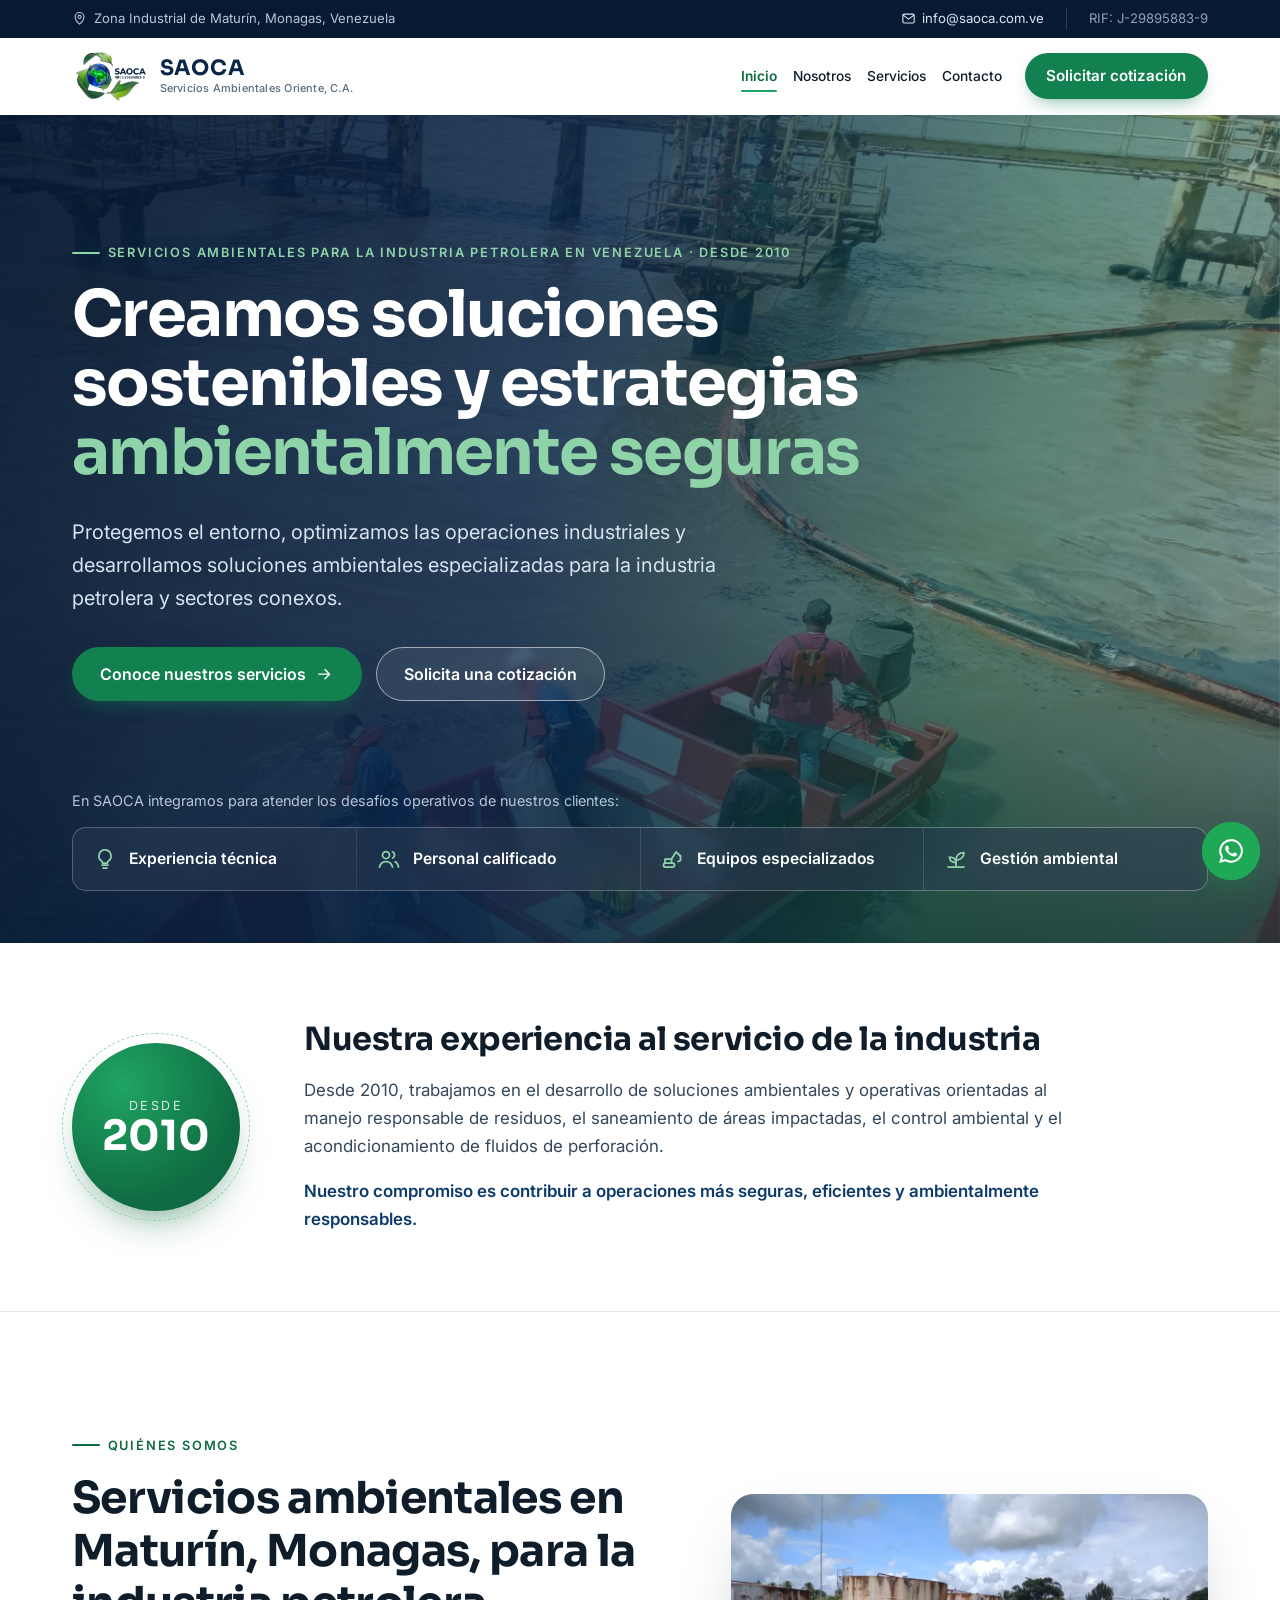
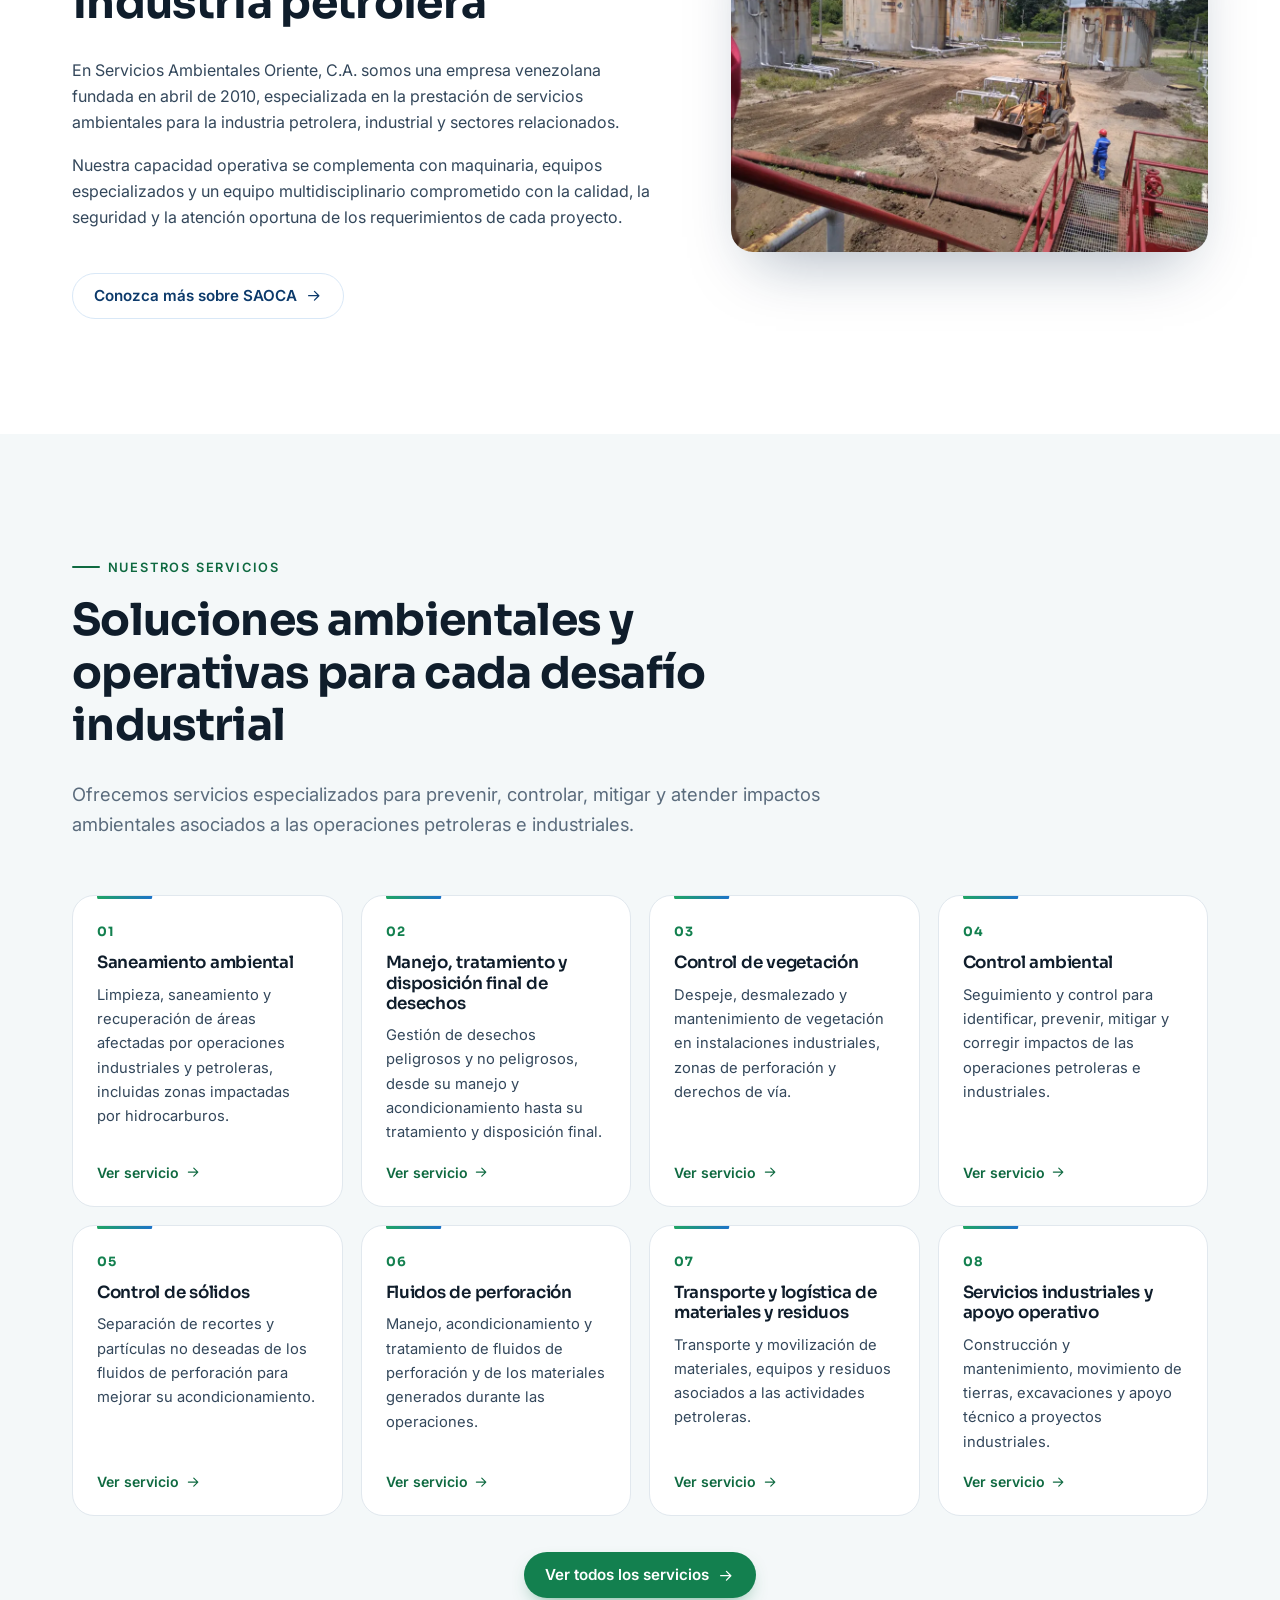
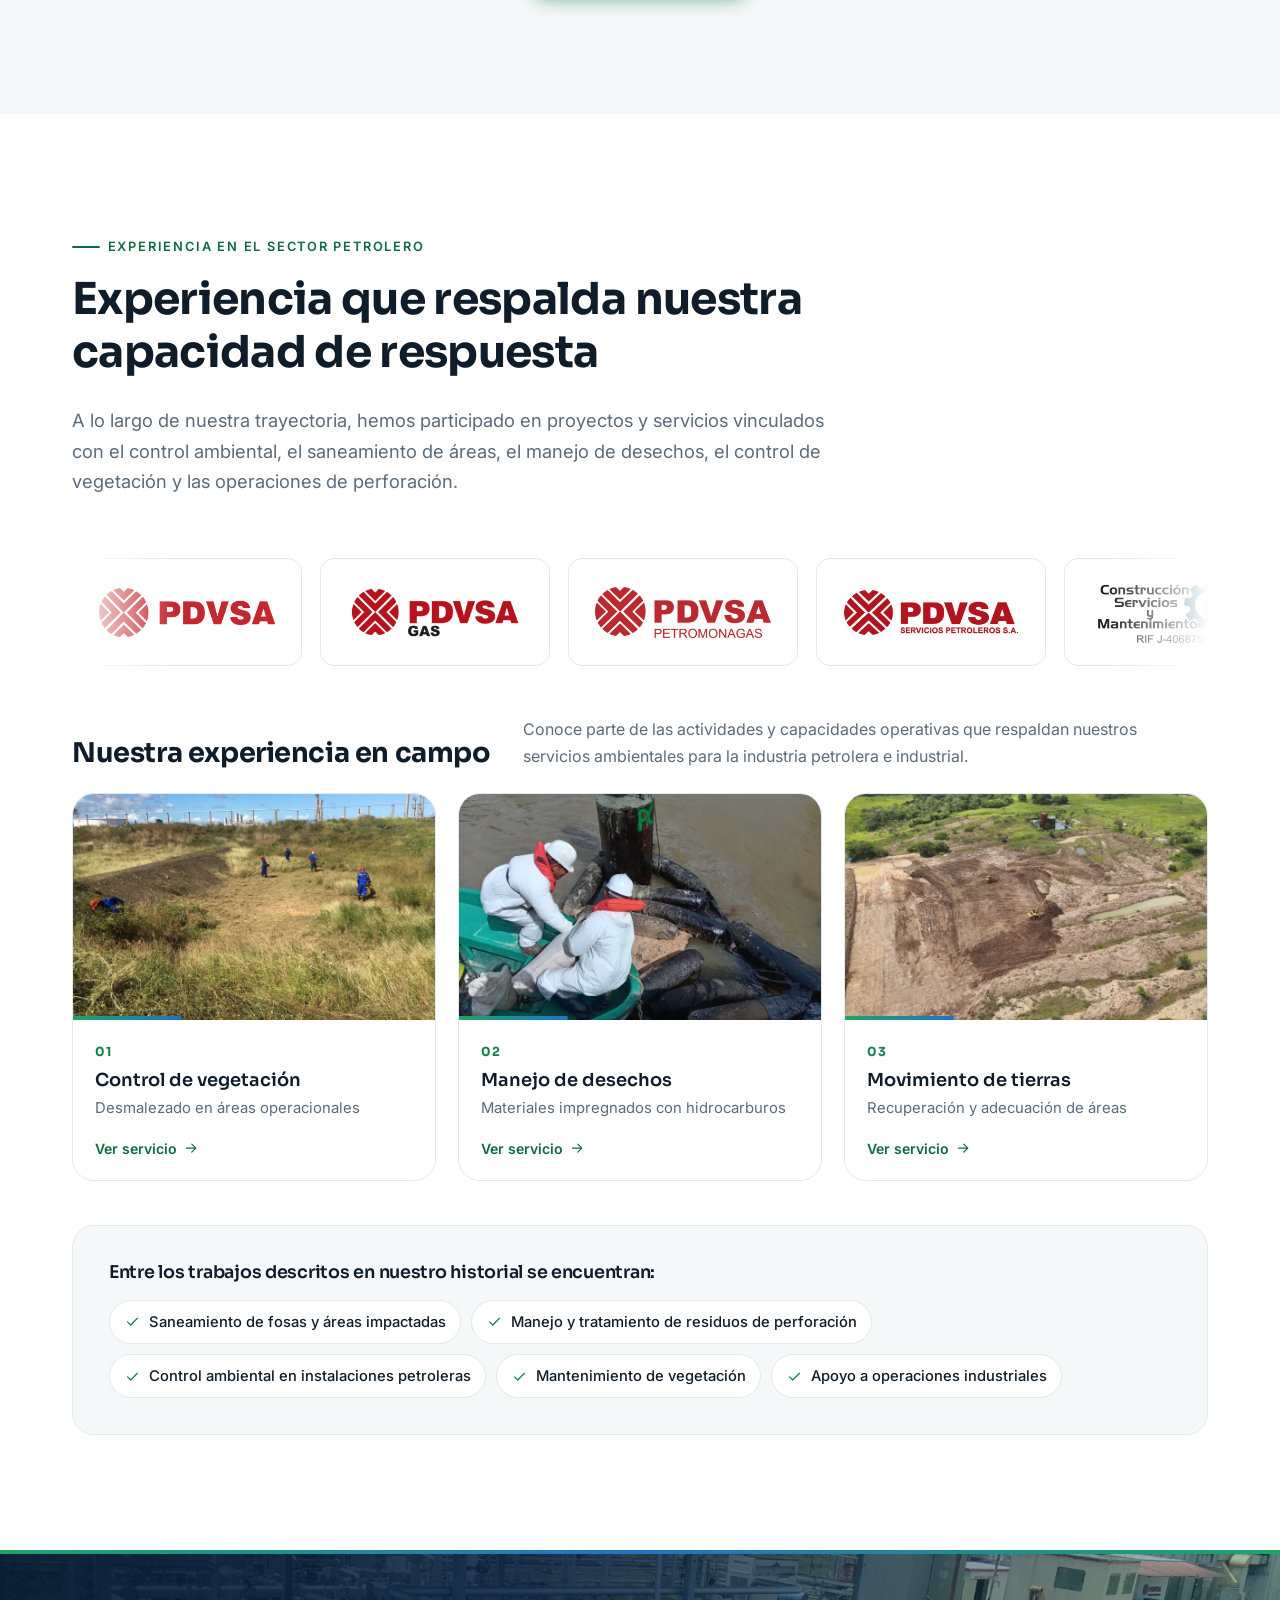
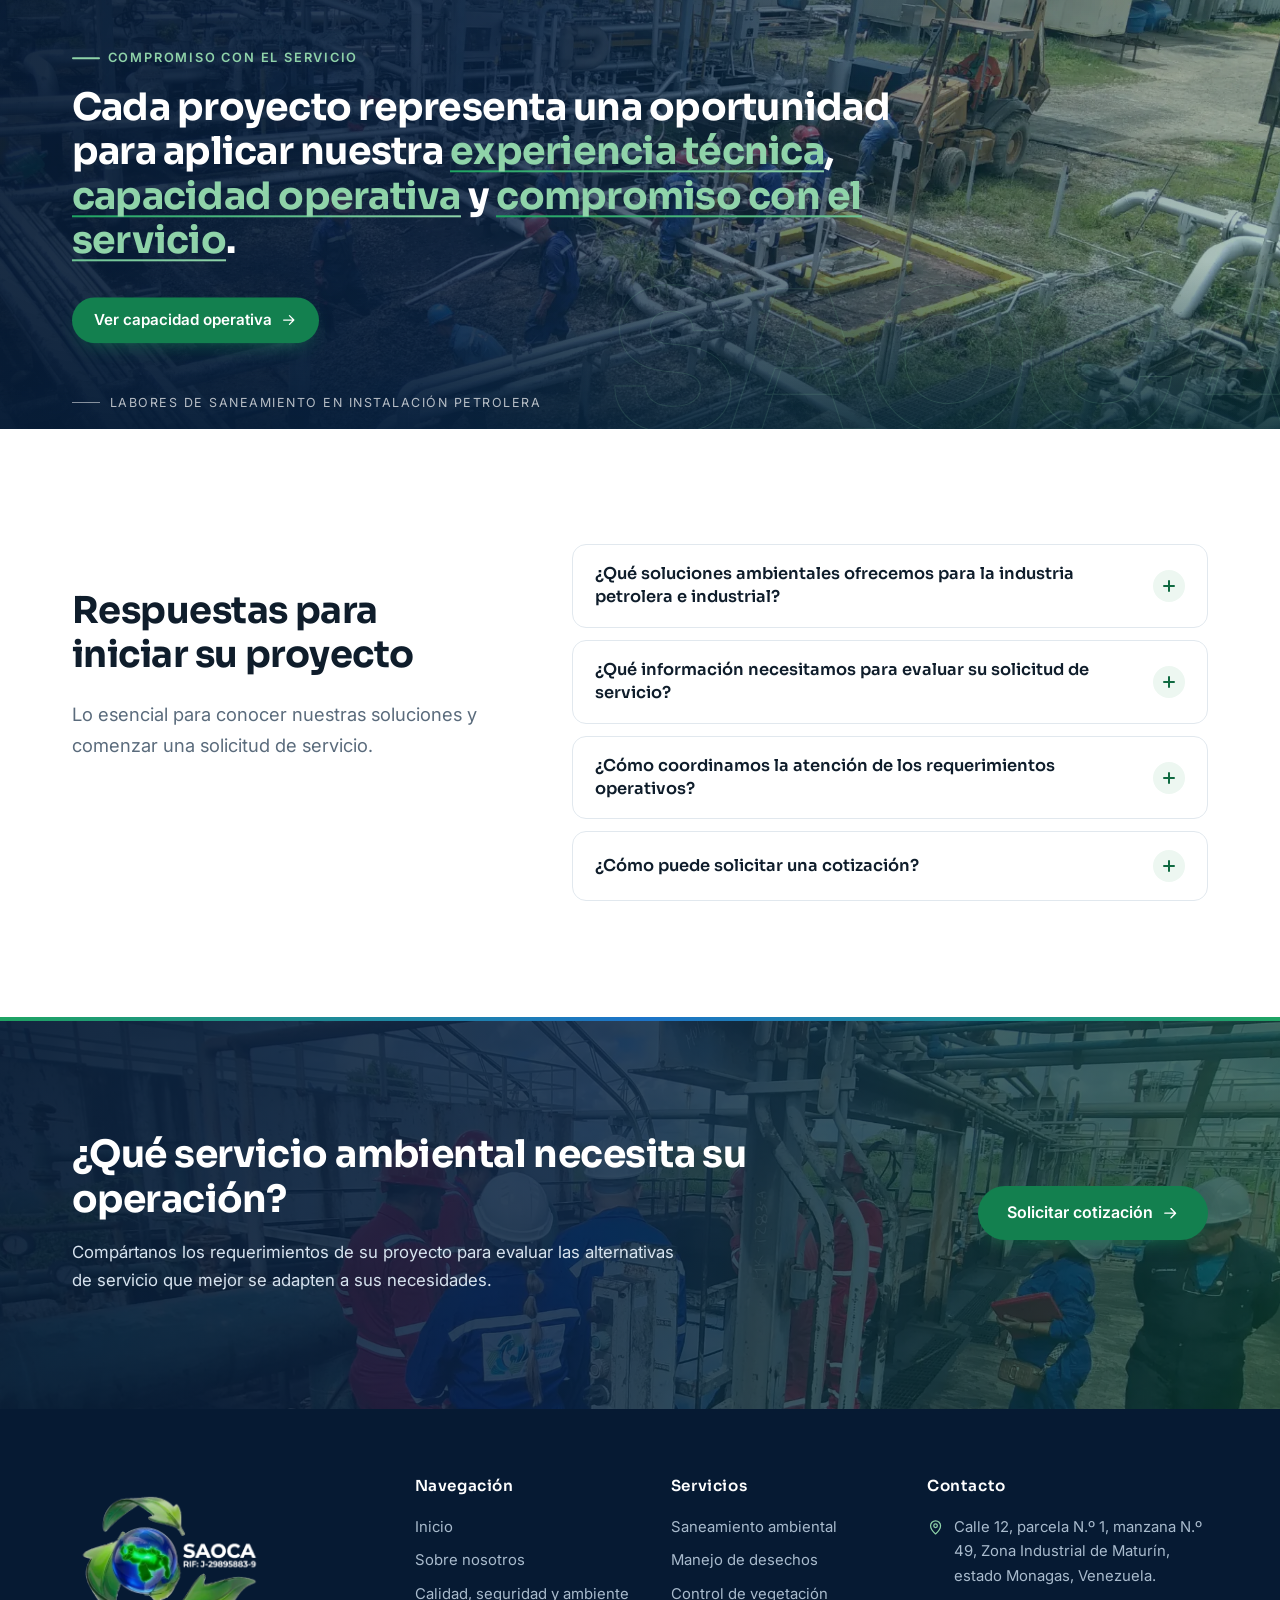
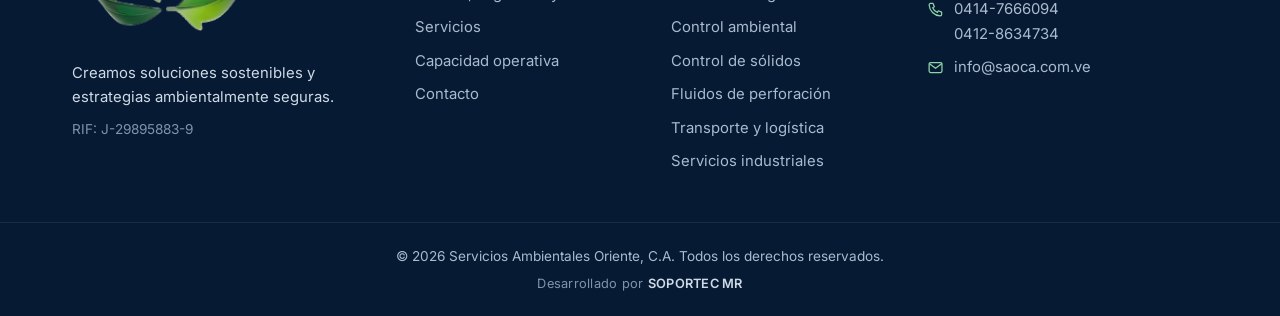
<file: index.html>
<!doctype html>
<html lang="es-VE">
<head>
  <meta charset="utf-8">
  <meta name="viewport" content="width=device-width, initial-scale=1">
  <title>Servicios ambientales para la industria petrolera | SAOCA</title>
  <meta name="description" content="SAOCA presta servicios ambientales para la industria petrolera en Venezuela: saneamiento, manejo de desechos, control de sólidos y fluidos de perforación.">
  <meta name="robots" content="index, follow, max-image-preview:large">
  <meta name="author" content="Servicios Ambientales Oriente, C.A.">
  <meta name="theme-color" content="#0a2647">
  <meta name="format-detection" content="telephone=no">

  <!-- Redes sociales (Open Graph / Twitter) -->
  <meta property="og:type" content="website">
  <meta property="og:locale" content="es_VE">
  <meta property="og:site_name" content="SAOCA — Servicios Ambientales Oriente, C.A.">
  <meta property="og:title" content="SAOCA — Servicios ambientales para la industria petrolera en Venezuela">
  <meta property="og:description" content="SAOCA presta servicios ambientales para la industria petrolera en Venezuela: saneamiento, manejo de desechos, control de sólidos y fluidos de perforación.">
  <meta property="og:image:width" content="1200">
  <meta property="og:image:height" content="630">
  <meta property="og:image:alt" content="SAOCA — Creamos soluciones sostenibles y estrategias ambientalmente seguras">
  <meta name="twitter:card" content="summary_large_image">
  <meta name="twitter:title" content="SAOCA — Servicios ambientales para la industria petrolera en Venezuela">
  <meta name="twitter:description" content="SAOCA presta servicios ambientales para la industria petrolera en Venezuela: saneamiento, manejo de desechos, control de sólidos y fluidos de perforación.">

  <!-- SEO-DOMINIO (activo) -->
  <link rel="canonical" href="https://www.saoca.com.ve/">
  <meta property="og:url" content="https://www.saoca.com.ve/">
  <meta property="og:image" content="https://www.saoca.com.ve/assets/images/brand/og-saoca.jpg">
  <meta name="twitter:image" content="https://www.saoca.com.ve/assets/images/brand/og-saoca.jpg">

  <link rel="icon" href="/favicon.png" type="image/png" sizes="192x192">
  <link rel="apple-touch-icon" href="/apple-touch-icon.png">
  <link rel="manifest" href="/site.webmanifest">

  <link rel="preconnect" href="https://fonts.googleapis.com">
  <link rel="preconnect" href="https://fonts.gstatic.com" crossorigin>
  <link href="https://fonts.googleapis.com/css2?family=Inter:wght@400;500;600&family=Sora:wght@600;700&display=swap" rel="stylesheet">
  <link rel="preload" as="image" href="/assets/images/hero/saoca-hero-operaciones.webp" media="(min-width: 721px)" fetchpriority="high">
  <link rel="preload" as="image" href="/assets/images/hero/saoca-hero-operaciones-movil.webp" media="(max-width: 720px)" fetchpriority="high">
  <link rel="stylesheet" href="/css/styles.css">
  <script>document.documentElement.classList.add('js');</script>

  <script type="application/ld+json">
  {
    "@context": "https://schema.org",
    "@graph": [
      {
        "@type": "LocalBusiness",
        "@id": "https://www.saoca.com.ve/#organizacion",
        "name": "Servicios Ambientales Oriente, C.A.",
        "alternateName": "SAOCA",
        "legalName": "Servicios Ambientales Oriente, C.A.",
        "description": "Empresa venezolana especializada en la prestación de servicios ambientales para la industria petrolera, industrial y sectores relacionados.",
        "slogan": "Creamos soluciones sostenibles y estrategias ambientalmente seguras",
        "foundingDate": "2010-04-23",
        "taxID": "J-29895883-9",
        "url": "https://www.saoca.com.ve/",
        "logo": "https://www.saoca.com.ve/assets/images/brand/logo-saoca.webp",
        "image": "https://www.saoca.com.ve/assets/images/hero/saoca-hero-operaciones.webp",
        "telephone": [
          "+584147666094",
          "+584128634734"
        ],
        "email": "info@saoca.com.ve",
        "address": {
          "@type": "PostalAddress",
          "streetAddress": "Calle 12, parcela N.º 1, manzana N.º 49, Zona Industrial de Maturín",
          "addressLocality": "Maturín",
          "addressRegion": "Monagas",
          "addressCountry": "VE"
        },
        "contactPoint": [
          {
            "@type": "ContactPoint",
            "contactType": "sales",
            "telephone": "+584147666094",
            "email": "info@saoca.com.ve",
            "availableLanguage": "es"
          }
        ]
      },
      {
        "@type": "WebSite",
        "@id": "https://www.saoca.com.ve/#sitio",
        "name": "SAOCA",
        "alternateName": "Servicios Ambientales Oriente, C.A.",
        "url": "https://www.saoca.com.ve/",
        "inLanguage": "es-VE",
        "publisher": {
          "@id": "https://www.saoca.com.ve/#organizacion"
        }
      },
      {
        "@type": "WebPage",
        "@id": "https://www.saoca.com.ve/#pagina",
        "name": "Servicios ambientales para la industria petrolera | SAOCA",
        "description": "SAOCA presta servicios ambientales para la industria petrolera en Venezuela: saneamiento, manejo de desechos, control de sólidos y fluidos de perforación.",
        "url": "https://www.saoca.com.ve/",
        "inLanguage": "es-VE",
        "isPartOf": {
          "@id": "https://www.saoca.com.ve/#sitio"
        },
        "about": {
          "@id": "https://www.saoca.com.ve/#organizacion"
        }
      }
    ]
  }
  </script>
</head>
<body>
  <a class="skip-link" href="#main">Saltar al contenido principal</a>

  <svg xmlns="http://www.w3.org/2000/svg" class="sprite" aria-hidden="true">
    <defs>
      <symbol id="i-pin" viewBox="0 0 24 24"><path d="M12 21s-7-6.2-7-11.5a7 7 0 0 1 14 0C19 14.8 12 21 12 21Z"/><circle cx="12" cy="9.5" r="2.5"/></symbol>
      <symbol id="i-phone" viewBox="0 0 24 24"><path d="M5 3.5h3.5l1.8 4.5-2.3 1.4a11 11 0 0 0 6.6 6.6l1.4-2.3 4.5 1.8V19a2 2 0 0 1-2 2A16.5 16.5 0 0 1 3 5.5a2 2 0 0 1 2-2Z"/></symbol>
      <symbol id="i-mail" viewBox="0 0 24 24"><rect x="3" y="5" width="18" height="14" rx="2"/><path d="m3.5 6.5 8.5 6.5 8.5-6.5"/></symbol>
      <symbol id="i-whatsapp" viewBox="0 0 24 24"><path fill="currentColor" stroke="none" d="M12.04 2.5a9.43 9.43 0 0 0-8.1 14.26L2.5 21.5l4.86-1.4A9.43 9.43 0 1 0 12.04 2.5Zm0 17.2a7.77 7.77 0 0 1-3.96-1.08l-.28-.17-2.88.83.84-2.8-.19-.29a7.78 7.78 0 1 1 6.47 3.51Zm4.27-5.82c-.23-.12-1.38-.68-1.6-.76-.21-.08-.37-.12-.52.12-.16.23-.6.76-.74.91-.13.16-.27.18-.5.06-.24-.12-.99-.37-1.89-1.17-.7-.62-1.17-1.39-1.31-1.62-.14-.23-.01-.36.1-.48.11-.1.24-.27.35-.41.12-.14.16-.23.24-.39.08-.16.04-.29-.02-.41-.06-.12-.52-1.26-.72-1.73-.19-.45-.38-.39-.52-.4h-.45a.86.86 0 0 0-.62.3c-.21.22-.82.8-.82 1.94s.84 2.25.96 2.4c.12.16 1.65 2.52 4 3.53.56.24 1 .39 1.34.5.56.18 1.07.15 1.48.09.45-.07 1.38-.56 1.57-1.11.2-.55.2-1.02.14-1.11-.06-.1-.21-.16-.45-.28Z"/></symbol>
      <symbol id="i-menu" viewBox="0 0 24 24"><path d="M4 7h16M4 12h16M4 17h16"/></symbol>
      <symbol id="i-close" viewBox="0 0 24 24"><path d="M6 6l12 12M18 6 6 18"/></symbol>
      <symbol id="i-arrow" viewBox="0 0 24 24"><path d="M5 12h14M13 6l6 6-6 6"/></symbol>
      <symbol id="i-bulb" viewBox="0 0 24 24"><path d="M9 18h6M10 21h4"/><path d="M12 3a6 6 0 0 0-3.5 10.9c.6.4 1 1.1 1 1.9V16h5v-.2c0-.8.4-1.5 1-1.9A6 6 0 0 0 12 3Z"/></symbol>
      <symbol id="i-users" viewBox="0 0 24 24"><circle cx="9" cy="8" r="3.5"/><path d="M2.5 20c.8-3.6 3.3-5.5 6.5-5.5s5.7 1.9 6.5 5.5"/><path d="M15.5 4.8a3.5 3.5 0 0 1 0 6.4M18 14.8c1.8.7 3 2.4 3.5 5.2"/></symbol>
      <symbol id="i-excavator" viewBox="0 0 24 24"><rect x="2.5" y="16" width="11" height="4" rx="2"/><path d="M4 16v-4h6.5v4"/><path d="M10.5 12 15 5l4.5 4"/><path d="M19.5 9v4.5l-2.5 1"/></symbol>
      <symbol id="i-sprout" viewBox="0 0 24 24"><path d="M12 20v-7"/><path d="M12 13c0-4.4 3-7.5 8-7.5 0 4.6-3.2 7.5-8 7.5Z"/><path d="M12 15.5c0-3.2-2.3-5.5-6.5-5.5 0 3.3 2.4 5.5 6.5 5.5Z"/><path d="M4 20h16"/></symbol>
      <symbol id="i-calendar" viewBox="0 0 24 24"><rect x="3.5" y="5" width="17" height="15.5" rx="2"/><path d="M3.5 10h17M8 3v4M16 3v4"/></symbol>
      <symbol id="i-id" viewBox="0 0 24 24"><rect x="3" y="5" width="18" height="14" rx="2"/><circle cx="8.5" cy="11" r="2"/><path d="M5.5 16c.6-1.6 1.7-2.4 3-2.4s2.4.8 3 2.4M14 10h4M14 13.5h3"/></symbol>
      <symbol id="i-check" viewBox="0 0 24 24"><path d="m5 12.5 4.5 4.5L19 7.5"/></symbol>
    </defs>
  </svg>

  <header class="site-header" id="top">
    <div class="topbar">
      <div class="container topbar__inner">
        <p class="topbar__item"><svg class="ico" aria-hidden="true"><use href="#i-pin"/></svg>Zona Industrial de Maturín, Monagas, Venezuela</p>
        <div class="topbar__links">
          <a href="mailto:info@saoca.com.ve"><svg class="ico" aria-hidden="true"><use href="#i-mail"/></svg>info@saoca.com.ve</a>
          <span class="topbar__rif">RIF: J-29895883-9</span>
        </div>
      </div>
    </div>

    <div class="navbar">
      <div class="container navbar__inner">
        <a class="brand" href="/" aria-label="SAOCA, Servicios Ambientales Oriente, C.A. — ir al inicio">
          <img class="brand__mark" src="/assets/images/brand/saoca-logo-encabezado.webp" alt="" width="302" height="200">
          <span class="brand__text">
            <span class="brand__name">SAOCA</span>
            <span class="brand__legal">Servicios Ambientales Oriente, C.A.</span>
          </span>
        </a>

        <nav class="nav" id="site-nav" aria-label="Navegación principal">
          <ul class="nav__list">
            <li><a href="/" aria-current="page">Inicio</a></li>
            <li><a href="/nosotros">Nosotros</a></li>
            <li><a href="/servicios">Servicios</a></li>
            <li><a href="/contacto">Contacto</a></li>
          </ul>
          <div class="nav__mobile-cta">
            <a class="btn btn--primary btn--block" href="/contacto#cotizacion">Solicitar cotización</a>
          </div>
          <div class="nav__contact">
            <p class="nav__contact-title">Contacto</p>
            <a href="mailto:info@saoca.com.ve"><svg class="ico" aria-hidden="true"><use href="#i-mail"/></svg>info@saoca.com.ve</a>
            <a href="tel:+584147666094"><svg class="ico" aria-hidden="true"><use href="#i-phone"/></svg>0414-7666094</a>
            <p><svg class="ico" aria-hidden="true"><use href="#i-pin"/></svg>Zona Industrial de Maturín, Monagas</p>
          </div>
        </nav>

        <a class="btn btn--primary navbar__cta" href="/contacto#cotizacion">Solicitar cotización</a>
        <button class="nav-toggle" type="button" aria-controls="site-nav" aria-expanded="false" aria-label="Abrir menú">
          <svg class="ico ico--lg nav-toggle__open" aria-hidden="true"><use href="#i-menu"/></svg>
          <svg class="ico ico--lg nav-toggle__close" aria-hidden="true"><use href="#i-close"/></svg>
        </button>
      </div>
    </div>
  </header>

  <main id="main">
    <!-- ============ HERO ============ -->
    <section class="hero" aria-labelledby="hero-title">
      <!-- Imagen: assets/images/hero/saoca-hero-operaciones.webp (escritorio) y saoca-hero-operaciones-movil.webp (móvil) -->
      <picture>
        <source media="(max-width: 720px)" srcset="/assets/images/hero/saoca-hero-operaciones-movil.webp" width="1024" height="1152">
        <img class="hero__bg" src="/assets/images/hero/saoca-hero-operaciones.webp" width="1600" height="900" fetchpriority="high" decoding="async"
             alt="Cuadrilla aplicando material absorbente desde una lancha junto a una barrera de contención de hidrocarburos y plataformas petroleras">
      </picture>
      <div class="hero__overlay" aria-hidden="true"></div>
      <div class="container hero__content">
        <h1 class="hero__title reveal" id="hero-title">
          <span class="hero__kicker">Servicios ambientales para la industria petrolera en Venezuela · Desde 2010</span>
          Creamos soluciones sostenibles y estrategias <em>ambientalmente seguras</em>
        </h1>
        <p class="hero__lead reveal">Protegemos el entorno, optimizamos las operaciones industriales y desarrollamos soluciones ambientales especializadas para la industria petrolera y sectores conexos.</p>
        <div class="hero__actions reveal">
          <a class="btn btn--primary btn--lg" href="/servicios">Conoce nuestros servicios <svg class="ico" aria-hidden="true"><use href="#i-arrow"/></svg></a>
          <a class="btn btn--ghost btn--lg" href="/contacto#cotizacion">Solicita una cotización</a>
        </div>
      </div>
      <div class="container hero__pillars-wrap">
        <p class="hero__pillars-intro reveal">En SAOCA integramos para atender los desafíos operativos de nuestros clientes:</p>
        <ul class="hero__pillars reveal">
          <li><svg class="ico" aria-hidden="true"><use href="#i-bulb"/></svg>Experiencia técnica</li>
          <li><svg class="ico" aria-hidden="true"><use href="#i-users"/></svg>Personal calificado</li>
          <li><svg class="ico" aria-hidden="true"><use href="#i-excavator"/></svg>Equipos especializados</li>
          <li><svg class="ico" aria-hidden="true"><use href="#i-sprout"/></svg>Gestión ambiental</li>
        </ul>
      </div>
    </section>

    <!-- ============ INTRO ============ -->
    <section class="intro" aria-labelledby="intro-title">
      <div class="container intro__inner">
        <div class="intro__badge reveal" aria-hidden="true">
          <span class="intro__since">Desde</span>
          <span class="intro__year">2010</span>
        </div>
        <div class="intro__text reveal">
          <h2 class="intro__title" id="intro-title">Nuestra experiencia al servicio de la industria</h2>
          <p>Desde 2010, trabajamos en el desarrollo de soluciones ambientales y operativas orientadas al manejo responsable de residuos, el saneamiento de áreas impactadas, el control ambiental y el acondicionamiento de fluidos de perforación.</p>
          <p class="intro__strong">Nuestro compromiso es contribuir a operaciones más seguras, eficientes y ambientalmente responsables.</p>
        </div>
      </div>
    </section>

    <!-- ============ QUIÉNES SOMOS (resumen) ============ -->
    <section class="section" aria-labelledby="about-title">
      <div class="container teaser">
        <div class="teaser__content">
          <p class="eyebrow reveal">Quiénes somos</p>
          <h2 class="section-title reveal" id="about-title">Servicios ambientales en Maturín, Monagas, para la industria petrolera</h2>
          <p class="reveal">En Servicios Ambientales Oriente, C.A. somos una empresa venezolana fundada en abril de 2010, especializada en la prestación de servicios ambientales para la industria petrolera, industrial y sectores relacionados.</p>
          <p class="reveal">Nuestra capacidad operativa se complementa con maquinaria, equipos especializados y un equipo multidisciplinario comprometido con la calidad, la seguridad y la atención oportuna de los requerimientos de cada proyecto.</p>
          <a class="btn btn--outline reveal" href="/nosotros">Conozca más sobre SAOCA <svg class="ico" aria-hidden="true"><use href="#i-arrow"/></svg></a>
        </div>
        <figure class="teaser__media reveal">
          <!-- Imagen: assets/images/about/saoca-instalacion-petrolera.webp (1000×750) -->
          <img src="/assets/images/about/saoca-instalacion-petrolera.webp" width="1000" height="750" loading="lazy" decoding="async" alt="Retroexcavadora y personal trabajando en una instalación petrolera con tanques de almacenamiento">
        </figure>
      </div>
    </section>

    <!-- ============ SERVICIOS (resumen) ============ -->
    <section class="section section--soft" aria-labelledby="services-title">
      <div class="container">
        <header class="section-head">
          <p class="eyebrow reveal">Nuestros servicios</p>
          <h2 class="section-title reveal" id="services-title">Soluciones ambientales y operativas para cada desafío industrial</h2>
          <p class="section-lead reveal">Ofrecemos servicios especializados para prevenir, controlar, mitigar y atender impactos ambientales asociados a las operaciones petroleras e industriales.</p>
        </header>
        <ul class="svc-grid">
          <li class="svc-card reveal">
            <span class="svc-card__num" aria-hidden="true">01</span>
            <h3 class="svc-card__title"><a href="/servicios#saneamiento-ambiental">Saneamiento ambiental</a></h3>
            <p>Limpieza, saneamiento y recuperación de áreas afectadas por operaciones industriales y petroleras, incluidas zonas impactadas por hidrocarburos.</p>
            <span class="svc-card__more" aria-hidden="true">Ver servicio <svg class="ico" aria-hidden="true"><use href="#i-arrow"/></svg></span>
          </li>
          <li class="svc-card reveal">
            <span class="svc-card__num" aria-hidden="true">02</span>
            <h3 class="svc-card__title"><a href="/servicios#manejo-de-desechos">Manejo, tratamiento y disposición final de desechos</a></h3>
            <p>Gestión de desechos peligrosos y no peligrosos, desde su manejo y acondicionamiento hasta su tratamiento y disposición final.</p>
            <span class="svc-card__more" aria-hidden="true">Ver servicio <svg class="ico" aria-hidden="true"><use href="#i-arrow"/></svg></span>
          </li>
          <li class="svc-card reveal">
            <span class="svc-card__num" aria-hidden="true">03</span>
            <h3 class="svc-card__title"><a href="/servicios#control-de-vegetacion">Control de vegetación</a></h3>
            <p>Despeje, desmalezado y mantenimiento de vegetación en instalaciones industriales, zonas de perforación y derechos de vía.</p>
            <span class="svc-card__more" aria-hidden="true">Ver servicio <svg class="ico" aria-hidden="true"><use href="#i-arrow"/></svg></span>
          </li>
          <li class="svc-card reveal">
            <span class="svc-card__num" aria-hidden="true">04</span>
            <h3 class="svc-card__title"><a href="/servicios#control-ambiental">Control ambiental</a></h3>
            <p>Seguimiento y control para identificar, prevenir, mitigar y corregir impactos de las operaciones petroleras e industriales.</p>
            <span class="svc-card__more" aria-hidden="true">Ver servicio <svg class="ico" aria-hidden="true"><use href="#i-arrow"/></svg></span>
          </li>
          <li class="svc-card reveal">
            <span class="svc-card__num" aria-hidden="true">05</span>
            <h3 class="svc-card__title"><a href="/servicios#control-de-solidos">Control de sólidos</a></h3>
            <p>Separación de recortes y partículas no deseadas de los fluidos de perforación para mejorar su acondicionamiento.</p>
            <span class="svc-card__more" aria-hidden="true">Ver servicio <svg class="ico" aria-hidden="true"><use href="#i-arrow"/></svg></span>
          </li>
          <li class="svc-card reveal">
            <span class="svc-card__num" aria-hidden="true">06</span>
            <h3 class="svc-card__title"><a href="/servicios#fluidos-de-perforacion">Fluidos de perforación</a></h3>
            <p>Manejo, acondicionamiento y tratamiento de fluidos de perforación y de los materiales generados durante las operaciones.</p>
            <span class="svc-card__more" aria-hidden="true">Ver servicio <svg class="ico" aria-hidden="true"><use href="#i-arrow"/></svg></span>
          </li>
          <li class="svc-card reveal">
            <span class="svc-card__num" aria-hidden="true">07</span>
            <h3 class="svc-card__title"><a href="/servicios#transporte-y-logistica">Transporte y logística de materiales y residuos</a></h3>
            <p>Transporte y movilización de materiales, equipos y residuos asociados a las actividades petroleras.</p>
            <span class="svc-card__more" aria-hidden="true">Ver servicio <svg class="ico" aria-hidden="true"><use href="#i-arrow"/></svg></span>
          </li>
          <li class="svc-card reveal">
            <span class="svc-card__num" aria-hidden="true">08</span>
            <h3 class="svc-card__title"><a href="/servicios#servicios-industriales">Servicios industriales y apoyo operativo</a></h3>
            <p>Construcción y mantenimiento, movimiento de tierras, excavaciones y apoyo técnico a proyectos industriales.</p>
            <span class="svc-card__more" aria-hidden="true">Ver servicio <svg class="ico" aria-hidden="true"><use href="#i-arrow"/></svg></span>
          </li>
        </ul>
        <div class="section-foot reveal">
          <a class="btn btn--primary" href="/servicios">Ver todos los servicios <svg class="ico" aria-hidden="true"><use href="#i-arrow"/></svg></a>
        </div>
      </div>
    </section>

    <!-- ============ EXPERIENCIA ============ -->
    <section class="section" aria-labelledby="experience-title">
      <div class="container">
        <header class="section-head">
          <p class="eyebrow reveal">Experiencia en el sector petrolero</p>
          <h2 class="section-title reveal" id="experience-title">Experiencia que respalda nuestra capacidad de respuesta</h2>
          <p class="section-lead reveal">A lo largo de nuestra trayectoria, hemos participado en proyectos y servicios vinculados con el control ambiental, el saneamiento de áreas, el manejo de desechos, el control de vegetación y las operaciones de perforación.</p>
        </header>

        <!-- Cinta de logos: para añadir uno, agregue su <li> en ambos grupos (archivos en assets/images/clients/) -->
        <div class="logo-marquee reveal" role="region" aria-label="Logotipos de organizaciones del sector">
          <div class="logo-marquee__track">
            <ul class="logo-marquee__group">
              <li class="logo-marquee__item"><img src="/assets/images/clients/pdvsa.webp" alt="PDVSA" width="640" height="178" loading="lazy" decoding="async"></li>
              <li class="logo-marquee__item"><img src="/assets/images/clients/pdvsa-gas.webp" alt="PDVSA Gas" width="304" height="98" loading="lazy" decoding="async"></li>
              <li class="logo-marquee__item"><img src="/assets/images/clients/pdvsa-petromonagas.webp" alt="PDVSA Petromonagas" width="640" height="188" loading="lazy" decoding="async"></li>
              <li class="logo-marquee__item"><img src="/assets/images/clients/pdvsa-servicios.webp" alt="PDVSA Servicios Petroleros, S.A." width="640" height="173" loading="lazy" decoding="async"></li>
              <li class="logo-marquee__item"><img src="/assets/images/clients/conserma.webp" alt="Conserma, C.A." width="640" height="245" loading="lazy" decoding="async"></li>
              <li class="logo-marquee__item" aria-hidden="true"><img src="/assets/images/clients/pdvsa.webp" alt="" width="640" height="178" loading="lazy" decoding="async"></li>
              <li class="logo-marquee__item" aria-hidden="true"><img src="/assets/images/clients/pdvsa-gas.webp" alt="" width="304" height="98" loading="lazy" decoding="async"></li>
              <li class="logo-marquee__item" aria-hidden="true"><img src="/assets/images/clients/pdvsa-petromonagas.webp" alt="" width="640" height="188" loading="lazy" decoding="async"></li>
              <li class="logo-marquee__item" aria-hidden="true"><img src="/assets/images/clients/pdvsa-servicios.webp" alt="" width="640" height="173" loading="lazy" decoding="async"></li>
              <li class="logo-marquee__item" aria-hidden="true"><img src="/assets/images/clients/conserma.webp" alt="" width="640" height="245" loading="lazy" decoding="async"></li>
            </ul>
            <ul class="logo-marquee__group" aria-hidden="true">
              <li class="logo-marquee__item" aria-hidden="true"><img src="/assets/images/clients/pdvsa.webp" alt="" width="640" height="178" loading="lazy" decoding="async"></li>
              <li class="logo-marquee__item" aria-hidden="true"><img src="/assets/images/clients/pdvsa-gas.webp" alt="" width="304" height="98" loading="lazy" decoding="async"></li>
              <li class="logo-marquee__item" aria-hidden="true"><img src="/assets/images/clients/pdvsa-petromonagas.webp" alt="" width="640" height="188" loading="lazy" decoding="async"></li>
              <li class="logo-marquee__item" aria-hidden="true"><img src="/assets/images/clients/pdvsa-servicios.webp" alt="" width="640" height="173" loading="lazy" decoding="async"></li>
              <li class="logo-marquee__item" aria-hidden="true"><img src="/assets/images/clients/conserma.webp" alt="" width="640" height="245" loading="lazy" decoding="async"></li>
              <li class="logo-marquee__item" aria-hidden="true"><img src="/assets/images/clients/pdvsa.webp" alt="" width="640" height="178" loading="lazy" decoding="async"></li>
              <li class="logo-marquee__item" aria-hidden="true"><img src="/assets/images/clients/pdvsa-gas.webp" alt="" width="304" height="98" loading="lazy" decoding="async"></li>
              <li class="logo-marquee__item" aria-hidden="true"><img src="/assets/images/clients/pdvsa-petromonagas.webp" alt="" width="640" height="188" loading="lazy" decoding="async"></li>
              <li class="logo-marquee__item" aria-hidden="true"><img src="/assets/images/clients/pdvsa-servicios.webp" alt="" width="640" height="173" loading="lazy" decoding="async"></li>
              <li class="logo-marquee__item" aria-hidden="true"><img src="/assets/images/clients/conserma.webp" alt="" width="640" height="245" loading="lazy" decoding="async"></li>
            </ul>
          </div>
        </div>

        <!-- Imágenes: assets/images/projects/ (800×600) -->
        <div class="field-strip__head">
          <h3 class="field-strip__title reveal">Nuestra experiencia en campo</h3>
          <p class="field-strip__lead reveal">Conoce parte de las actividades y capacidades operativas que respaldan nuestros servicios ambientales para la industria petrolera e industrial.</p>
        </div>
        <ul class="field-strip">
          <li class="field-card reveal">
            <a class="field-card__link" href="/servicios#control-de-vegetacion">
              <span class="field-card__media"><img src="/assets/images/projects/saoca-control-vegetacion-cuadrilla.webp" width="800" height="600" loading="lazy" decoding="async" alt="Cuadrilla con cascos realizando desmalezado en un talud de una instalación industrial"></span>
              <span class="field-card__body">
                <span class="field-card__num" aria-hidden="true">01</span>
                <span class="field-card__title">Control de vegetación</span>
                <span class="field-card__text">Desmalezado en áreas operacionales</span>
                <span class="field-card__more">Ver servicio <svg class="ico" aria-hidden="true"><use href="#i-arrow"/></svg></span>
              </span>
            </a>
          </li>
          <li class="field-card reveal">
            <a class="field-card__link" href="/servicios#manejo-de-desechos">
              <span class="field-card__media"><img src="/assets/images/projects/saoca-materiales-impregnados.webp" width="800" height="600" loading="lazy" decoding="async" alt="Personal con trajes de protección manipulando barreras absorbentes impregnadas con hidrocarburos"></span>
              <span class="field-card__body">
                <span class="field-card__num" aria-hidden="true">02</span>
                <span class="field-card__title">Manejo de desechos</span>
                <span class="field-card__text">Materiales impregnados con hidrocarburos</span>
                <span class="field-card__more">Ver servicio <svg class="ico" aria-hidden="true"><use href="#i-arrow"/></svg></span>
              </span>
            </a>
          </li>
          <li class="field-card reveal">
            <a class="field-card__link" href="/servicios#servicios-industriales">
              <span class="field-card__media"><img src="/assets/images/projects/saoca-movimiento-tierras-aereo.webp" width="800" height="600" loading="lazy" decoding="async" alt="Vista aérea de un área en movimiento de tierras con maquinaria y cuerpos de agua"></span>
              <span class="field-card__body">
                <span class="field-card__num" aria-hidden="true">03</span>
                <span class="field-card__title">Movimiento de tierras</span>
                <span class="field-card__text">Recuperación y adecuación de áreas</span>
                <span class="field-card__more">Ver servicio <svg class="ico" aria-hidden="true"><use href="#i-arrow"/></svg></span>
              </span>
            </a>
          </li>
        </ul>

        <div class="works reveal">
          <h3 class="works__title">Entre los trabajos descritos en nuestro historial se encuentran:</h3>
          <ul class="works__list">
            <li><svg class="ico" aria-hidden="true"><use href="#i-check"/></svg>Saneamiento de fosas y áreas impactadas</li>
            <li><svg class="ico" aria-hidden="true"><use href="#i-check"/></svg>Manejo y tratamiento de residuos de perforación</li>
            <li><svg class="ico" aria-hidden="true"><use href="#i-check"/></svg>Control ambiental en instalaciones petroleras</li>
            <li><svg class="ico" aria-hidden="true"><use href="#i-check"/></svg>Mantenimiento de vegetación</li>
            <li><svg class="ico" aria-hidden="true"><use href="#i-check"/></svg>Apoyo a operaciones industriales</li>
          </ul>
        </div>
      </div>
    </section>

    <!-- ============ PARALLAX: COMPROMISO ============ -->
    <section class="parallax" aria-labelledby="parallax-title" data-parallax>
      <div class="parallax__media" data-parallax-layer="media">
        <!-- Imagen: assets/images/about/saoca-saneamiento-campo.webp (1920×1080) -->
        <img class="parallax__img" src="/assets/images/about/saoca-saneamiento-campo.webp" width="1920" height="1080" loading="lazy" decoding="async"
             alt="Cuadrilla con cascos y uniformes realizando labores de saneamiento entre tuberías de una instalación petrolera">
      </div>
      <div class="parallax__overlay" aria-hidden="true"></div>
      <span class="parallax__watermark" aria-hidden="true" data-parallax-layer="watermark">SAOCA</span>
      <div class="container parallax__content" data-parallax-layer="content">
        <p class="eyebrow eyebrow--light reveal">Compromiso con el servicio</p>
        <h2 class="parallax__title reveal" id="parallax-title">Cada proyecto representa una oportunidad para aplicar nuestra <em>experiencia técnica</em>, <em>capacidad operativa</em> y <em>compromiso con el servicio</em>.</h2>
        <div class="parallax__actions reveal">
          <a class="btn btn--primary" href="/servicios#capacidad-operativa">Ver capacidad operativa <svg class="ico" aria-hidden="true"><use href="#i-arrow"/></svg></a>
        </div>
      </div>
      <p class="parallax__caption" aria-hidden="true"><span></span>Labores de saneamiento en instalación petrolera</p>
    </section>

    <!-- ============ PREGUNTAS FRECUENTES ============ -->
    <section class="section faq-section" aria-labelledby="faq-inicio-title">
      <div class="container faq">
        <header class="faq__intro">
          <p class="eyebrow reveal">Preguntas frecuentes</p>
          <h2 class="section-title reveal" id="faq-inicio-title">Respuestas para iniciar su proyecto</h2>
          <p class="section-lead reveal">Lo esencial para conocer nuestras soluciones y comenzar una solicitud de servicio.</p>
        </header>
        <div class="faq__list" data-accordion>
          <div class="faq__item reveal">
            <h3 class="faq__heading">
              <button type="button" class="faq__q" id="faq-inicio-q1" aria-expanded="true" aria-controls="faq-inicio-a1">
                <span class="faq__q-text">¿Qué soluciones ambientales ofrecemos para la industria petrolera e industrial?</span>
                <span class="faq__icon" aria-hidden="true"></span>
              </button>
            </h3>
            <div class="faq__a" id="faq-inicio-a1" role="region" aria-labelledby="faq-inicio-q1">
              <div class="faq__a-inner">
                <div class="faq__a-body">
                  <p>Ofrecemos soluciones integrales de saneamiento ambiental; manejo, tratamiento y disposición final de desechos peligrosos y no peligrosos; control de vegetación; control ambiental; control de sólidos y fluidos de perforación. Las complementamos con transporte de materiales y residuos y con servicios industriales de apoyo operativo.</p>
                </div>
              </div>
            </div>
          </div>
          <div class="faq__item reveal">
            <h3 class="faq__heading">
              <button type="button" class="faq__q" id="faq-inicio-q2" aria-expanded="true" aria-controls="faq-inicio-a2">
                <span class="faq__q-text">¿Qué información necesitamos para evaluar su solicitud de servicio?</span>
                <span class="faq__icon" aria-hidden="true"></span>
              </button>
            </h3>
            <div class="faq__a" id="faq-inicio-a2" role="region" aria-labelledby="faq-inicio-q2">
              <div class="faq__a-inner">
                <div class="faq__a-body">
                  <p>Para evaluar su solicitud, necesitamos conocer el tipo de servicio ambiental o industrial requerido, la ubicación de las operaciones, el alcance del trabajo y las condiciones generales del área. Con esta información podemos analizar los requerimientos técnicos y determinar las alternativas de atención más adecuadas para su proyecto.</p>
                </div>
              </div>
            </div>
          </div>
          <div class="faq__item reveal">
            <h3 class="faq__heading">
              <button type="button" class="faq__q" id="faq-inicio-q3" aria-expanded="true" aria-controls="faq-inicio-a3">
                <span class="faq__q-text">¿Cómo coordinamos la atención de los requerimientos operativos?</span>
                <span class="faq__icon" aria-hidden="true"></span>
              </button>
            </h3>
            <div class="faq__a" id="faq-inicio-a3" role="region" aria-labelledby="faq-inicio-q3">
              <div class="faq__a-inner">
                <div class="faq__a-body">
                  <p>Evaluamos cada solicitud, definimos el alcance del servicio con los responsables de la operación y asignamos el personal técnico y los equipos que requiere el trabajo. Establecemos la disponibilidad de los equipos de acuerdo con las necesidades y el alcance de cada proyecto.</p>
                </div>
              </div>
            </div>
          </div>
          <div class="faq__item reveal">
            <h3 class="faq__heading">
              <button type="button" class="faq__q" id="faq-inicio-q4" aria-expanded="true" aria-controls="faq-inicio-a4">
                <span class="faq__q-text">¿Cómo puede solicitar una cotización?</span>
                <span class="faq__icon" aria-hidden="true"></span>
              </button>
            </h3>
            <div class="faq__a" id="faq-inicio-a4" role="region" aria-labelledby="faq-inicio-q4">
              <div class="faq__a-inner">
                <div class="faq__a-body">
                  <p>Puede solicitarla desde el formulario de cotización de nuestra página de contacto. Indíquenos el servicio de interés, la ubicación del proyecto y una descripción del alcance; con esta información evaluamos su requerimiento y preparamos una propuesta adaptada a sus necesidades.</p>
                </div>
              </div>
            </div>
          </div>
        </div>
      </div>
    </section>

    <section class="cta-band cta-band--photo cta-band--full" aria-labelledby="cta-title">
      <!-- Fondo: assets/images/cta/saoca-cta-inicio.webp (escritorio) y saoca-cta-inicio-movil.webp (móvil) -->
      <div class="cta-band__card" data-bg="/assets/images/cta/saoca-cta-inicio.webp" data-bg-sm="/assets/images/cta/saoca-cta-inicio-movil.webp" style="--cta-pos: 50% 45%; --cta-pos-sm: 50% 50%;">
        <div class="container cta-band__layout">
          <div class="cta-band__copy">
              <h2 class="cta-band__title" id="cta-title">¿Qué servicio ambiental necesita su operación?</h2>
              <p>Compártanos los requerimientos de su proyecto para evaluar las alternativas de servicio que mejor se adapten a sus necesidades.</p>
            </div>
          <div class="cta-band__actions">
            <a class="btn btn--primary btn--lg" href="/contacto#cotizacion">Solicitar cotización <svg class="ico" aria-hidden="true"><use href="#i-arrow"/></svg></a>
          </div>
        </div>
      </div>
    </section>
  </main>

  <footer class="site-footer">
    <div class="container footer-grid">
      <div class="footer-brand">
        <a class="footer-logo" href="/">
          <img src="/assets/images/brand/logo-saoca-blanco.webp" alt="SAOCA — Servicios Ambientales Oriente, C.A., RIF J-29895883-9" width="400" height="340" loading="lazy" decoding="async">
        </a>
        <p class="footer-slogan">Creamos soluciones sostenibles y estrategias ambientalmente seguras.</p>
        <p class="footer-rif">RIF: J-29895883-9</p>
      </div>
      <nav class="footer-col" aria-label="Páginas del sitio">
        <p class="footer-title">Navegación</p>
        <ul>
          <li><a href="/">Inicio</a></li>
          <li><a href="/nosotros">Sobre nosotros</a></li>
          <li><a href="/nosotros#calidad-seguridad-ambiente">Calidad, seguridad y ambiente</a></li>
          <li><a href="/servicios">Servicios</a></li>
          <li><a href="/servicios#capacidad-operativa">Capacidad operativa</a></li>
          <li><a href="/contacto">Contacto</a></li>
        </ul>
      </nav>
      <nav class="footer-col" aria-label="Servicios">
        <p class="footer-title">Servicios</p>
        <ul>
          <li><a href="/servicios#saneamiento-ambiental">Saneamiento ambiental</a></li>
          <li><a href="/servicios#manejo-de-desechos">Manejo de desechos</a></li>
          <li><a href="/servicios#control-de-vegetacion">Control de vegetación</a></li>
          <li><a href="/servicios#control-ambiental">Control ambiental</a></li>
          <li><a href="/servicios#control-de-solidos">Control de sólidos</a></li>
          <li><a href="/servicios#fluidos-de-perforacion">Fluidos de perforación</a></li>
          <li><a href="/servicios#transporte-y-logistica">Transporte y logística</a></li>
          <li><a href="/servicios#servicios-industriales">Servicios industriales</a></li>
        </ul>
      </nav>
      <div class="footer-col">
        <p class="footer-title">Contacto</p>
        <address>
          <ul class="footer-contact">
            <li><svg class="ico" aria-hidden="true"><use href="#i-pin"/></svg><span>Calle 12, parcela N.º 1, manzana N.º 49, Zona Industrial de Maturín, estado Monagas, Venezuela.</span></li>
            <li><svg class="ico" aria-hidden="true"><use href="#i-phone"/></svg><span><a href="tel:+584147666094">0414-7666094</a><br><a href="tel:+584128634734">0412-8634734</a></span></li>
            <li><svg class="ico" aria-hidden="true"><use href="#i-mail"/></svg><a href="mailto:info@saoca.com.ve">info@saoca.com.ve</a></li>
          </ul>
        </address>
      </div>
    </div>
    <div class="footer-bottom">
      <div class="container footer-bottom__inner">
        <p>© <span id="year">2026</span> Servicios Ambientales Oriente, C.A. Todos los derechos reservados.</p>
        <p class="footer-credit">Desarrollado por <a href="https://soportecmr.netlify.app/" target="_blank" rel="noopener noreferrer">SOPORTEC MR</a></p>
      </div>
    </div>
  </footer>

  <a class="wa-float" href="https://wa.me/584147666094?text=Hola%20SAOCA%2C%20deseo%20informaci%C3%B3n%20sobre%20sus%20servicios%20ambientales." target="_blank" rel="noopener" aria-label="Contactar a SAOCA por WhatsApp">
    <svg class="ico" aria-hidden="true"><use href="#i-whatsapp"/></svg>
  </a>

  <script src="/js/main.js" defer></script>
</body>
</html>
</file>
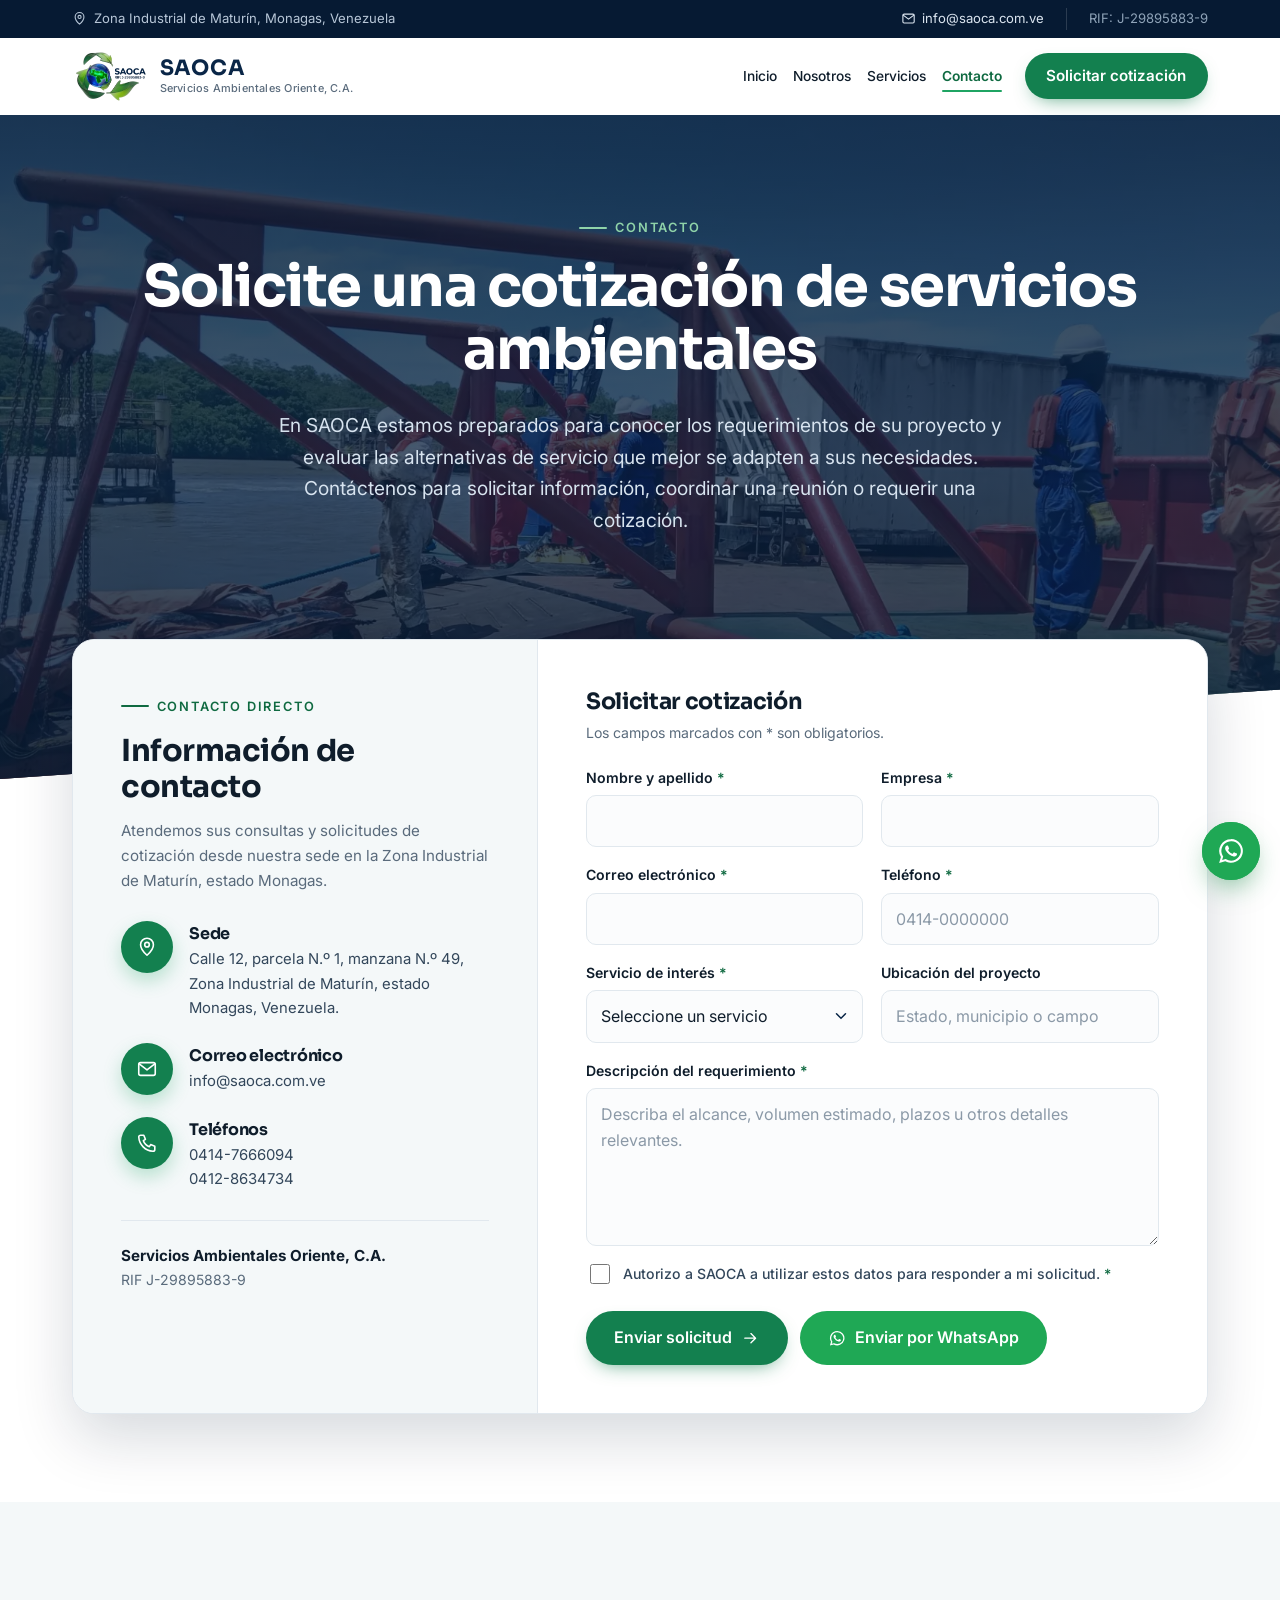
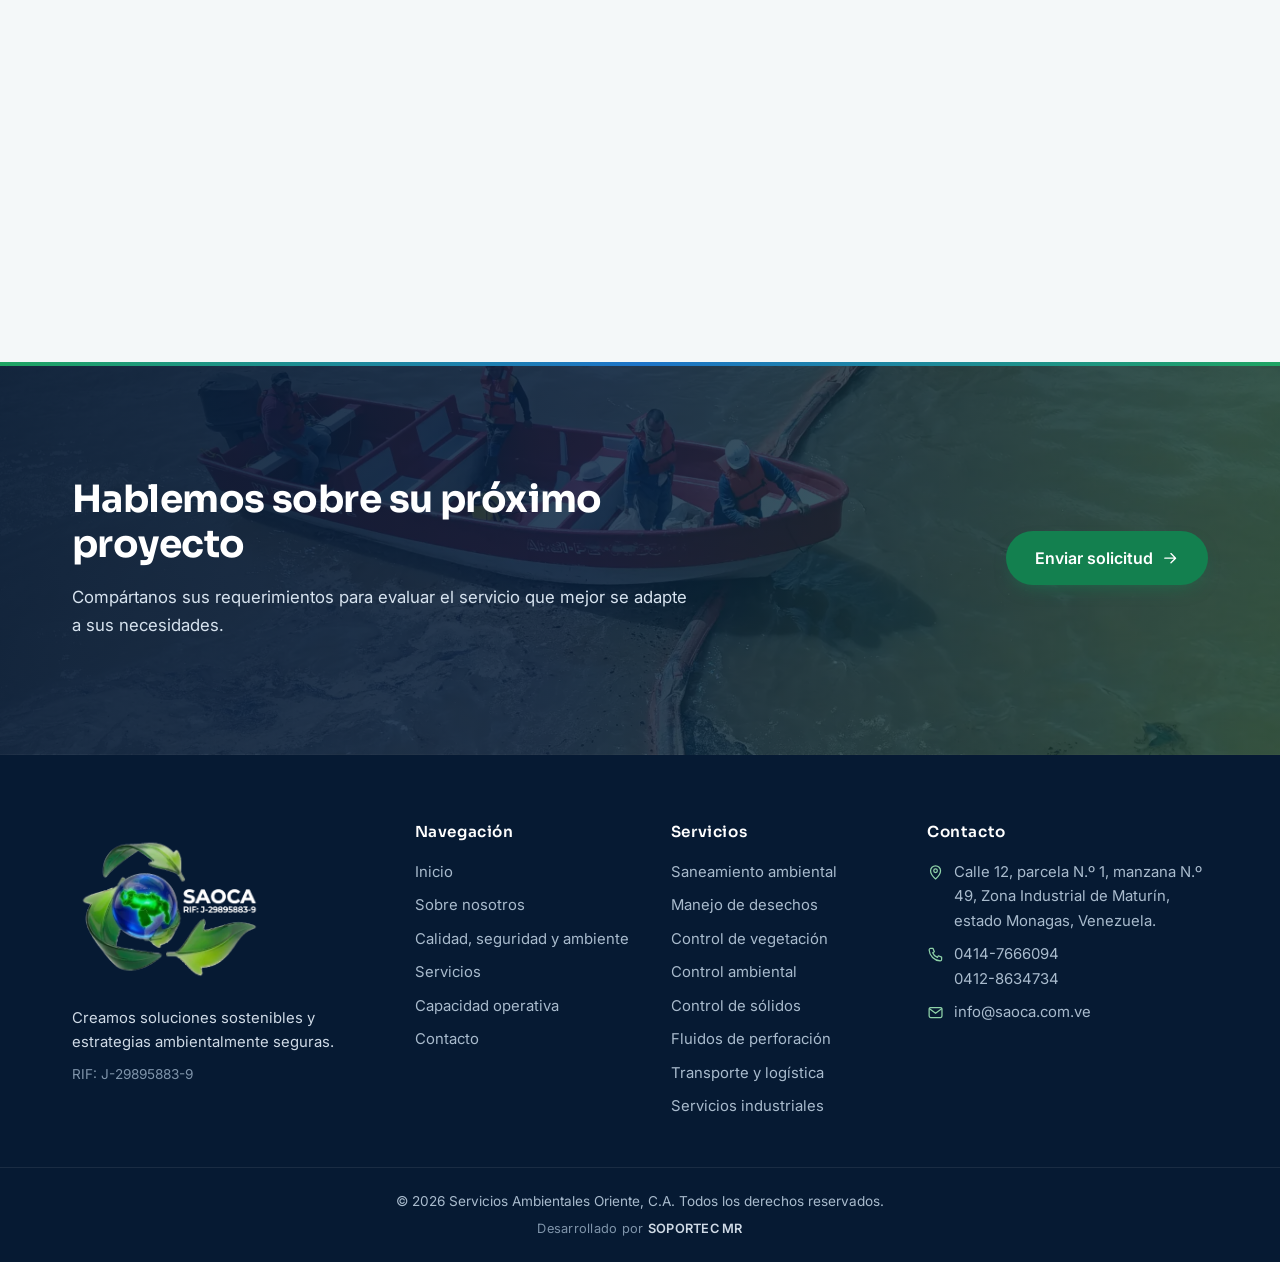
<file: contacto.html>
<!doctype html>
<html lang="es-VE">
<head>
  <meta charset="utf-8">
  <meta name="viewport" content="width=device-width, initial-scale=1">
  <title>Contacto y cotizaciones | SAOCA, Maturín, Monagas</title>
  <meta name="description" content="Solicite una cotización a SAOCA en la Zona Industrial de Maturín, Monagas. Contáctenos por teléfono, correo o WhatsApp para evaluar su proyecto ambiental.">
  <meta name="robots" content="index, follow, max-image-preview:large">
  <meta name="author" content="Servicios Ambientales Oriente, C.A.">
  <meta name="theme-color" content="#0a2647">
  <meta name="format-detection" content="telephone=no">

  <!-- Redes sociales (Open Graph / Twitter) -->
  <meta property="og:type" content="website">
  <meta property="og:locale" content="es_VE">
  <meta property="og:site_name" content="SAOCA — Servicios Ambientales Oriente, C.A.">
  <meta property="og:title" content="Contacte a SAOCA — Solicite una cotización">
  <meta property="og:description" content="Solicite una cotización a SAOCA en la Zona Industrial de Maturín, Monagas. Contáctenos por teléfono, correo o WhatsApp para evaluar su proyecto ambiental.">
  <meta property="og:image:width" content="1200">
  <meta property="og:image:height" content="630">
  <meta property="og:image:alt" content="SAOCA — Creamos soluciones sostenibles y estrategias ambientalmente seguras">
  <meta name="twitter:card" content="summary_large_image">
  <meta name="twitter:title" content="Contacte a SAOCA — Solicite una cotización">
  <meta name="twitter:description" content="Solicite una cotización a SAOCA en la Zona Industrial de Maturín, Monagas. Contáctenos por teléfono, correo o WhatsApp para evaluar su proyecto ambiental.">

  <!-- SEO-DOMINIO (activo) -->
  <link rel="canonical" href="https://www.saoca.com.ve/contacto">
  <meta property="og:url" content="https://www.saoca.com.ve/contacto">
  <meta property="og:image" content="https://www.saoca.com.ve/assets/images/brand/og-saoca.jpg">
  <meta name="twitter:image" content="https://www.saoca.com.ve/assets/images/brand/og-saoca.jpg">

  <link rel="icon" href="/favicon.png" type="image/png" sizes="192x192">
  <link rel="apple-touch-icon" href="/apple-touch-icon.png">
  <link rel="manifest" href="/site.webmanifest">

  <link rel="preconnect" href="https://fonts.googleapis.com">
  <link rel="preconnect" href="https://fonts.gstatic.com" crossorigin>
  <link href="https://fonts.googleapis.com/css2?family=Inter:wght@400;500;600&family=Sora:wght@600;700&display=swap" rel="stylesheet">
  <link rel="preload" as="image" href="/assets/images/hero/contacto-hero-1.webp" media="(min-width: 721px)" fetchpriority="high">
  <link rel="preload" as="image" href="/assets/images/hero/contacto-hero-1-movil.webp" media="(max-width: 720px)" fetchpriority="high">
  <link rel="stylesheet" href="/css/styles.css">
  <script>document.documentElement.classList.add('js');</script>

  <script type="application/ld+json">
  {
    "@context": "https://schema.org",
    "@graph": [
      {
        "@type": "LocalBusiness",
        "@id": "https://www.saoca.com.ve/#organizacion",
        "name": "Servicios Ambientales Oriente, C.A.",
        "alternateName": "SAOCA",
        "legalName": "Servicios Ambientales Oriente, C.A.",
        "description": "Empresa venezolana especializada en la prestación de servicios ambientales para la industria petrolera, industrial y sectores relacionados.",
        "slogan": "Creamos soluciones sostenibles y estrategias ambientalmente seguras",
        "foundingDate": "2010-04-23",
        "taxID": "J-29895883-9",
        "url": "https://www.saoca.com.ve/",
        "logo": "https://www.saoca.com.ve/assets/images/brand/logo-saoca.webp",
        "image": "https://www.saoca.com.ve/assets/images/hero/saoca-hero-operaciones.webp",
        "telephone": [
          "+584147666094",
          "+584128634734"
        ],
        "email": "info@saoca.com.ve",
        "address": {
          "@type": "PostalAddress",
          "streetAddress": "Calle 12, parcela N.º 1, manzana N.º 49, Zona Industrial de Maturín",
          "addressLocality": "Maturín",
          "addressRegion": "Monagas",
          "addressCountry": "VE"
        },
        "contactPoint": [
          {
            "@type": "ContactPoint",
            "contactType": "sales",
            "telephone": "+584147666094",
            "email": "info@saoca.com.ve",
            "availableLanguage": "es"
          }
        ]
      },
      {
        "@type": "WebSite",
        "@id": "https://www.saoca.com.ve/#sitio",
        "name": "SAOCA",
        "alternateName": "Servicios Ambientales Oriente, C.A.",
        "url": "https://www.saoca.com.ve/",
        "inLanguage": "es-VE",
        "publisher": {
          "@id": "https://www.saoca.com.ve/#organizacion"
        }
      },
      {
        "@type": "ContactPage",
        "@id": "https://www.saoca.com.ve/contacto#pagina",
        "name": "Contacto y cotizaciones | SAOCA, Maturín, Monagas",
        "description": "Solicite una cotización a SAOCA en la Zona Industrial de Maturín, Monagas. Contáctenos por teléfono, correo o WhatsApp para evaluar su proyecto ambiental.",
        "url": "https://www.saoca.com.ve/contacto",
        "inLanguage": "es-VE",
        "isPartOf": {
          "@id": "https://www.saoca.com.ve/#sitio"
        },
        "about": {
          "@id": "https://www.saoca.com.ve/#organizacion"
        }
      }
    ]
  }
  </script>
</head>
<body>
  <a class="skip-link" href="#main">Saltar al contenido principal</a>

  <svg xmlns="http://www.w3.org/2000/svg" class="sprite" aria-hidden="true">
    <defs>
      <symbol id="i-pin" viewBox="0 0 24 24"><path d="M12 21s-7-6.2-7-11.5a7 7 0 0 1 14 0C19 14.8 12 21 12 21Z"/><circle cx="12" cy="9.5" r="2.5"/></symbol>
      <symbol id="i-phone" viewBox="0 0 24 24"><path d="M5 3.5h3.5l1.8 4.5-2.3 1.4a11 11 0 0 0 6.6 6.6l1.4-2.3 4.5 1.8V19a2 2 0 0 1-2 2A16.5 16.5 0 0 1 3 5.5a2 2 0 0 1 2-2Z"/></symbol>
      <symbol id="i-mail" viewBox="0 0 24 24"><rect x="3" y="5" width="18" height="14" rx="2"/><path d="m3.5 6.5 8.5 6.5 8.5-6.5"/></symbol>
      <symbol id="i-whatsapp" viewBox="0 0 24 24"><path fill="currentColor" stroke="none" d="M12.04 2.5a9.43 9.43 0 0 0-8.1 14.26L2.5 21.5l4.86-1.4A9.43 9.43 0 1 0 12.04 2.5Zm0 17.2a7.77 7.77 0 0 1-3.96-1.08l-.28-.17-2.88.83.84-2.8-.19-.29a7.78 7.78 0 1 1 6.47 3.51Zm4.27-5.82c-.23-.12-1.38-.68-1.6-.76-.21-.08-.37-.12-.52.12-.16.23-.6.76-.74.91-.13.16-.27.18-.5.06-.24-.12-.99-.37-1.89-1.17-.7-.62-1.17-1.39-1.31-1.62-.14-.23-.01-.36.1-.48.11-.1.24-.27.35-.41.12-.14.16-.23.24-.39.08-.16.04-.29-.02-.41-.06-.12-.52-1.26-.72-1.73-.19-.45-.38-.39-.52-.4h-.45a.86.86 0 0 0-.62.3c-.21.22-.82.8-.82 1.94s.84 2.25.96 2.4c.12.16 1.65 2.52 4 3.53.56.24 1 .39 1.34.5.56.18 1.07.15 1.48.09.45-.07 1.38-.56 1.57-1.11.2-.55.2-1.02.14-1.11-.06-.1-.21-.16-.45-.28Z"/></symbol>
      <symbol id="i-menu" viewBox="0 0 24 24"><path d="M4 7h16M4 12h16M4 17h16"/></symbol>
      <symbol id="i-close" viewBox="0 0 24 24"><path d="M6 6l12 12M18 6 6 18"/></symbol>
      <symbol id="i-arrow" viewBox="0 0 24 24"><path d="M5 12h14M13 6l6 6-6 6"/></symbol>
    </defs>
  </svg>

  <header class="site-header" id="top">
    <div class="topbar">
      <div class="container topbar__inner">
        <p class="topbar__item"><svg class="ico" aria-hidden="true"><use href="#i-pin"/></svg>Zona Industrial de Maturín, Monagas, Venezuela</p>
        <div class="topbar__links">
          <a href="mailto:info@saoca.com.ve"><svg class="ico" aria-hidden="true"><use href="#i-mail"/></svg>info@saoca.com.ve</a>
          <span class="topbar__rif">RIF: J-29895883-9</span>
        </div>
      </div>
    </div>

    <div class="navbar">
      <div class="container navbar__inner">
        <a class="brand" href="/" aria-label="SAOCA, Servicios Ambientales Oriente, C.A. — ir al inicio">
          <img class="brand__mark" src="/assets/images/brand/saoca-logo-encabezado.webp" alt="" width="302" height="200">
          <span class="brand__text">
            <span class="brand__name">SAOCA</span>
            <span class="brand__legal">Servicios Ambientales Oriente, C.A.</span>
          </span>
        </a>

        <nav class="nav" id="site-nav" aria-label="Navegación principal">
          <ul class="nav__list">
            <li><a href="/">Inicio</a></li>
            <li><a href="/nosotros">Nosotros</a></li>
            <li><a href="/servicios">Servicios</a></li>
            <li><a href="/contacto" aria-current="page">Contacto</a></li>
          </ul>
          <div class="nav__mobile-cta">
            <a class="btn btn--primary btn--block" href="/contacto#cotizacion">Solicitar cotización</a>
          </div>
          <div class="nav__contact">
            <p class="nav__contact-title">Contacto</p>
            <a href="mailto:info@saoca.com.ve"><svg class="ico" aria-hidden="true"><use href="#i-mail"/></svg>info@saoca.com.ve</a>
            <a href="tel:+584147666094"><svg class="ico" aria-hidden="true"><use href="#i-phone"/></svg>0414-7666094</a>
            <p><svg class="ico" aria-hidden="true"><use href="#i-pin"/></svg>Zona Industrial de Maturín, Monagas</p>
          </div>
        </nav>

        <a class="btn btn--primary navbar__cta" href="/contacto#cotizacion">Solicitar cotización</a>
        <button class="nav-toggle" type="button" aria-controls="site-nav" aria-expanded="false" aria-label="Abrir menú">
          <svg class="ico ico--lg nav-toggle__open" aria-hidden="true"><use href="#i-menu"/></svg>
          <svg class="ico ico--lg nav-toggle__close" aria-hidden="true"><use href="#i-close"/></svg>
        </button>
      </div>
    </div>
  </header>

  <main id="main">
    <section class="photo-hero photo-hero--compact photo-hero--center photo-hero--overlap" aria-labelledby="page-title" data-hero-rotator>
      <!-- Imágenes: assets/images/hero/contacto-hero-1.webp, -2.webp, -3.webp (1920×880) y sus versiones -movil (800×1000).
           Para cambiar una foto, reemplace el archivo conservando el nombre. -->
      <div class="photo-hero__slides">
        <picture class="photo-hero__slide is-active">
          <source media="(max-width: 720px)" srcset="/assets/images/hero/contacto-hero-1-movil.webp" width="800" height="1000">
          <img src="/assets/images/hero/contacto-hero-1.webp" width="1920" height="880" fetchpriority="high" decoding="async" alt="Cuadrilla con cascos, chalecos salvavidas y braga de trabajo coordinando labores en una barcaza">
        </picture>
        <picture class="photo-hero__slide">
          <source media="(max-width: 720px)" srcset="/assets/images/hero/contacto-hero-2-movil.webp" width="800" height="1000">
          <img src="/assets/images/hero/contacto-hero-2.webp" width="1920" height="880" loading="lazy" decoding="async" alt="Operario con casco de SAOCA y chaleco salvavidas manipulando una barrera de contención impregnada con hidrocarburo">
        </picture>
        <picture class="photo-hero__slide">
          <source media="(max-width: 720px)" srcset="/assets/images/hero/contacto-hero-3-movil.webp" width="800" height="1000">
          <img src="/assets/images/hero/contacto-hero-3.webp" width="1920" height="880" loading="lazy" decoding="async" alt="Personal de SAOCA con uniforme corporativo inspeccionando una fosa junto a tanques de almacenamiento">
        </picture>
      </div>
      <div class="photo-hero__overlay" aria-hidden="true"></div>
      <div class="container photo-hero__content">
        <p class="eyebrow eyebrow--light">Contacto</p>
        <h1 class="photo-hero__title" id="page-title">Solicite una cotización de servicios ambientales</h1>
        <p class="photo-hero__lead">En SAOCA estamos preparados para conocer los requerimientos de su proyecto y evaluar las alternativas de servicio que mejor se adapten a sus necesidades. Contáctenos para solicitar información, coordinar una reunión o requerir una cotización.</p>
      </div>
    </section>

    <section class="contact-section" id="cotizacion" aria-labelledby="form-title">
      <div class="container">
        <div class="contact-card reveal">
          <aside class="contact-card__info" aria-labelledby="contact-info-title">
            <p class="eyebrow">Contacto directo</p>
            <h2 class="contact-card__title" id="contact-info-title">Información de contacto</h2>
            <p class="contact-card__intro">Atendemos sus consultas y solicitudes de cotización desde nuestra sede en la Zona Industrial de Maturín, estado Monagas.</p>
            <ul class="contact-card__list">
              <li>
                <span class="contact-card__ico" aria-hidden="true"><svg class="ico"><use href="#i-pin"/></svg></span>
                <div>
                  <h3>Sede</h3>
                  <address>Calle 12, parcela N.º 1, manzana N.º 49, Zona Industrial de Maturín, estado Monagas, Venezuela.</address>
                </div>
              </li>
              <li>
                <span class="contact-card__ico" aria-hidden="true"><svg class="ico"><use href="#i-mail"/></svg></span>
                <div>
                  <h3>Correo electrónico</h3>
                  <a href="mailto:info@saoca.com.ve">info@saoca.com.ve</a>
                </div>
              </li>
              <li>
                <span class="contact-card__ico" aria-hidden="true"><svg class="ico"><use href="#i-phone"/></svg></span>
                <div>
                  <h3>Teléfonos</h3>
                  <a href="tel:+584147666094">0414-7666094</a>
                  <a href="tel:+584128634734">0412-8634734</a>
                </div>
              </li>
            </ul>
            <p class="contact-card__legal"><strong>Servicios Ambientales Oriente, C.A.</strong> RIF J-29895883-9</p>
          </aside>

          <form class="contact__form" id="quote-form" novalidate aria-labelledby="form-title">
            <h2 class="form-title" id="form-title">Solicitar cotización</h2>
            <p class="form-hint">Los campos marcados con <span aria-hidden="true">*</span><span class="sr-only">asterisco</span> son obligatorios.</p>
            <input type="checkbox" name="botcheck" tabindex="-1" autocomplete="off" aria-hidden="true" hidden>
            <div class="form-grid">
                <div class="field">
                  <label for="f-name">Nombre y apellido <span aria-hidden="true">*</span></label>
                  <input id="f-name" name="nombre" type="text" autocomplete="name" required minlength="3" aria-describedby="f-name-err">
                  <p class="field__error" id="f-name-err" aria-live="polite"></p>
                </div>
                <div class="field">
                  <label for="f-company">Empresa <span aria-hidden="true">*</span></label>
                  <input id="f-company" name="empresa" type="text" autocomplete="organization" required minlength="2" aria-describedby="f-company-err">
                  <p class="field__error" id="f-company-err" aria-live="polite"></p>
                </div>
                <div class="field">
                  <label for="f-email">Correo electrónico <span aria-hidden="true">*</span></label>
                  <input id="f-email" name="correo" type="email" autocomplete="email" required aria-describedby="f-email-err">
                  <p class="field__error" id="f-email-err" aria-live="polite"></p>
                </div>
                <div class="field">
                  <label for="f-phone">Teléfono <span aria-hidden="true">*</span></label>
                  <input id="f-phone" name="telefono" type="tel" autocomplete="tel" required inputmode="tel" placeholder="0414-0000000" aria-describedby="f-phone-err">
                  <p class="field__error" id="f-phone-err" aria-live="polite"></p>
                </div>
                <div class="field">
                  <label for="f-service">Servicio de interés <span aria-hidden="true">*</span></label>
                  <select id="f-service" name="servicio" required aria-describedby="f-service-err">
                    <option value="">Seleccione un servicio</option>
                    <option>Saneamiento ambiental</option>
                    <option>Manejo, tratamiento y disposición final de desechos</option>
                    <option>Control de vegetación</option>
                    <option>Control ambiental</option>
                    <option>Control de sólidos</option>
                    <option>Fluidos de perforación</option>
                    <option>Transporte y logística de materiales y residuos</option>
                    <option>Servicios industriales y apoyo operativo</option>
                    <option>Otro / varios servicios</option>
                  </select>
                  <p class="field__error" id="f-service-err" aria-live="polite"></p>
                </div>
                <div class="field">
                  <label for="f-location">Ubicación del proyecto</label>
                  <input id="f-location" name="ubicacion" type="text" placeholder="Estado, municipio o campo">
                </div>
                <div class="field field--full">
                  <label for="f-message">Descripción del requerimiento <span aria-hidden="true">*</span></label>
                  <textarea id="f-message" name="mensaje" rows="5" required minlength="15" placeholder="Describa el alcance, volumen estimado, plazos u otros detalles relevantes." aria-describedby="f-message-err"></textarea>
                  <p class="field__error" id="f-message-err" aria-live="polite"></p>
                </div>
                <div class="field field--full field--check">
                  <input id="f-consent" name="consentimiento" type="checkbox" required aria-describedby="f-consent-err">
                  <label for="f-consent">Autorizo a SAOCA a utilizar estos datos para responder a mi solicitud. <span aria-hidden="true">*</span></label>
                  <p class="field__error" id="f-consent-err" aria-live="polite"></p>
                </div>
            </div>
            <div class="form-actions">
              <button class="btn btn--primary btn--lg" type="submit">Enviar solicitud <svg class="ico" aria-hidden="true"><use href="#i-arrow"/></svg></button>
              <button class="btn btn--whatsapp btn--lg" type="button" id="send-whatsapp"><svg class="ico" aria-hidden="true"><use href="#i-whatsapp"/></svg>Enviar por WhatsApp</button>
            </div>
            <div class="form-status" id="form-status" role="status" aria-live="polite" tabindex="-1"></div>
          </form>
        </div>
      </div>
    </section>

    <section class="map-section" aria-labelledby="map-title">
      <h2 class="sr-only" id="map-title">Ubicación: Zona Industrial de Maturín, estado Monagas</h2>
      <div class="map map--full">
        <iframe title="Mapa de ubicación: Zona Industrial de Maturín, estado Monagas"
                data-src="https://www.google.com/maps?q=Zona+Industrial+de+Matur%C3%ADn,+Monagas,+Venezuela&amp;output=embed"
                loading="lazy" referrerpolicy="no-referrer-when-downgrade"></iframe>
        <noscript><a href="https://www.google.com/maps?q=Zona+Industrial+de+Matur%C3%ADn,+Monagas,+Venezuela">Ver ubicación en Google Maps</a></noscript>
      </div>
    </section>

    <section class="cta-band cta-band--photo cta-band--full" aria-labelledby="cta-title">
      <!-- Fondo: assets/images/cta/saoca-cta-contacto.webp (escritorio) y saoca-cta-contacto-movil.webp (móvil) -->
      <div class="cta-band__card" data-bg="/assets/images/cta/saoca-cta-contacto.webp" data-bg-sm="/assets/images/cta/saoca-cta-contacto-movil.webp" style="--cta-pos: 50% 12%; --cta-pos-sm: 42% 50%;">
        <div class="container cta-band__layout">
          <div class="cta-band__copy">
              <h2 class="cta-band__title" id="cta-title">Hablemos sobre su próximo proyecto</h2>
              <p>Compártanos sus requerimientos para evaluar el servicio que mejor se adapte a sus necesidades.</p>
            </div>
          <div class="cta-band__actions">
            <a class="btn btn--primary btn--lg" href="#quote-form" data-focus-form>Enviar solicitud <svg class="ico" aria-hidden="true"><use href="#i-arrow"/></svg></a>
          </div>
        </div>
      </div>
    </section>
  </main>

  <footer class="site-footer">
    <div class="container footer-grid">
      <div class="footer-brand">
        <a class="footer-logo" href="/">
          <img src="/assets/images/brand/logo-saoca-blanco.webp" alt="SAOCA — Servicios Ambientales Oriente, C.A., RIF J-29895883-9" width="400" height="340" loading="lazy" decoding="async">
        </a>
        <p class="footer-slogan">Creamos soluciones sostenibles y estrategias ambientalmente seguras.</p>
        <p class="footer-rif">RIF: J-29895883-9</p>
      </div>
      <nav class="footer-col" aria-label="Páginas del sitio">
        <p class="footer-title">Navegación</p>
        <ul>
          <li><a href="/">Inicio</a></li>
          <li><a href="/nosotros">Sobre nosotros</a></li>
          <li><a href="/nosotros#calidad-seguridad-ambiente">Calidad, seguridad y ambiente</a></li>
          <li><a href="/servicios">Servicios</a></li>
          <li><a href="/servicios#capacidad-operativa">Capacidad operativa</a></li>
          <li><a href="/contacto">Contacto</a></li>
        </ul>
      </nav>
      <nav class="footer-col" aria-label="Servicios">
        <p class="footer-title">Servicios</p>
        <ul>
          <li><a href="/servicios#saneamiento-ambiental">Saneamiento ambiental</a></li>
          <li><a href="/servicios#manejo-de-desechos">Manejo de desechos</a></li>
          <li><a href="/servicios#control-de-vegetacion">Control de vegetación</a></li>
          <li><a href="/servicios#control-ambiental">Control ambiental</a></li>
          <li><a href="/servicios#control-de-solidos">Control de sólidos</a></li>
          <li><a href="/servicios#fluidos-de-perforacion">Fluidos de perforación</a></li>
          <li><a href="/servicios#transporte-y-logistica">Transporte y logística</a></li>
          <li><a href="/servicios#servicios-industriales">Servicios industriales</a></li>
        </ul>
      </nav>
      <div class="footer-col">
        <p class="footer-title">Contacto</p>
        <address>
          <ul class="footer-contact">
            <li><svg class="ico" aria-hidden="true"><use href="#i-pin"/></svg><span>Calle 12, parcela N.º 1, manzana N.º 49, Zona Industrial de Maturín, estado Monagas, Venezuela.</span></li>
            <li><svg class="ico" aria-hidden="true"><use href="#i-phone"/></svg><span><a href="tel:+584147666094">0414-7666094</a><br><a href="tel:+584128634734">0412-8634734</a></span></li>
            <li><svg class="ico" aria-hidden="true"><use href="#i-mail"/></svg><a href="mailto:info@saoca.com.ve">info@saoca.com.ve</a></li>
          </ul>
        </address>
      </div>
    </div>
    <div class="footer-bottom">
      <div class="container footer-bottom__inner">
        <p>© <span id="year">2026</span> Servicios Ambientales Oriente, C.A. Todos los derechos reservados.</p>
        <p class="footer-credit">Desarrollado por <a href="https://soportecmr.netlify.app/" target="_blank" rel="noopener noreferrer">SOPORTEC MR</a></p>
      </div>
    </div>
  </footer>

  <a class="wa-float" href="https://wa.me/584147666094?text=Hola%20SAOCA%2C%20deseo%20informaci%C3%B3n%20sobre%20sus%20servicios%20ambientales." target="_blank" rel="noopener" aria-label="Contactar a SAOCA por WhatsApp">
    <svg class="ico" aria-hidden="true"><use href="#i-whatsapp"/></svg>
  </a>

  <script src="/js/main.js" defer></script>
</body>
</html>
</file>
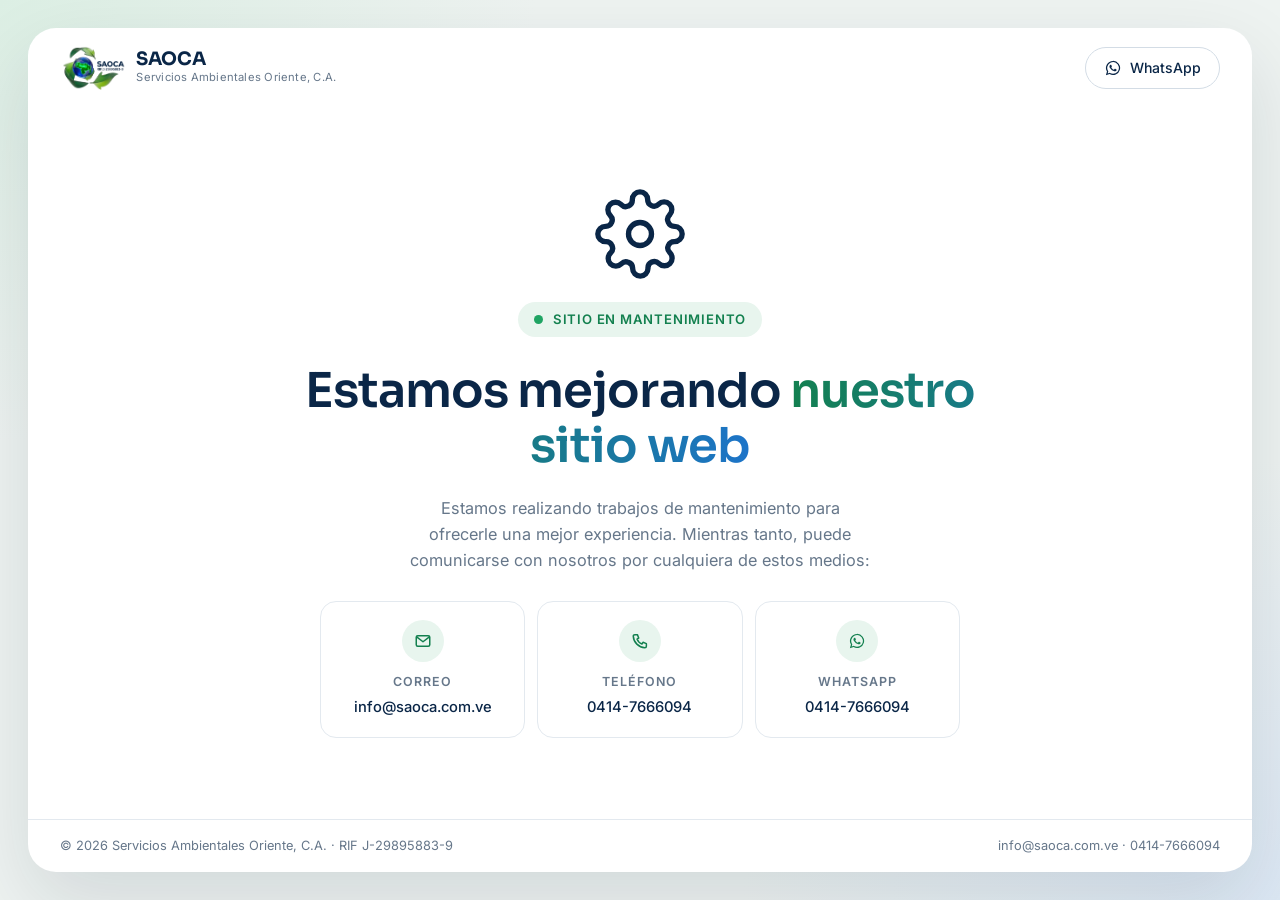
<file: mantenimiento.html>
<!doctype html>
<html lang="es-VE">
<head>
  <meta charset="utf-8">
  <meta name="viewport" content="width=device-width, initial-scale=1">
  <title>Sitio en mantenimiento | SAOCA</title>
  <meta name="description" content="El sitio web de SAOCA está en mantenimiento. Puede contactarnos por correo, teléfono o WhatsApp.">
  <meta name="robots" content="noindex, nofollow">
  <meta name="theme-color" content="#0a2647">
  <link rel="icon" href="/favicon.png" type="image/png" sizes="192x192">
  <!-- Página autónoma: estilos y logotipo van dentro del archivo para que funcione aunque el resto del sitio no esté disponible -->
  <link rel="preconnect" href="https://fonts.googleapis.com">
  <link rel="preconnect" href="https://fonts.gstatic.com" crossorigin>
  <link href="https://fonts.googleapis.com/css2?family=Inter:wght@400;500;600&family=Sora:wght@600;700&display=swap" rel="stylesheet">
  <style>
:root { --navy: #0a2647; --navy-2: #061a33; --green: #13804f; --green-2: #1fa463; --green-soft: #e8f5ee; --text: #3b4a5a; --muted: #66778a; --line: #e3e9ef; --pill: #f1f4f6; }
* { box-sizing: border-box; margin: 0; }
body { min-height: 100vh; padding: clamp(10px, 2.5vw, 28px); font-family: "Inter", "Segoe UI", system-ui, sans-serif; color: var(--text); line-height: 1.6;
  background: radial-gradient(60% 70% at 0% 0%, #dcefe4, transparent 70%), radial-gradient(60% 70% at 100% 100%, #dce8f4, transparent 70%), #eef3f1; }
a { color: inherit; }
svg { width: 18px; height: 18px; fill: none; stroke: currentColor; stroke-width: 2; stroke-linecap: round; stroke-linejoin: round; flex: none; }
svg.fill { fill: currentColor; stroke: none; }
.shell { max-width: 1240px; min-height: calc(100vh - 2 * clamp(10px, 2.5vw, 28px)); margin: 0 auto; display: flex; flex-direction: column;
  background: #fff; border-radius: 28px; box-shadow: 0 30px 80px rgba(6, 26, 51, .12); overflow: hidden; }
.top { display: flex; align-items: center; justify-content: space-between; gap: 16px; padding: 18px clamp(18px, 3vw, 32px); }
.brand { display: inline-flex; align-items: center; gap: 10px; text-decoration: none; }
.brand img { height: 44px; width: auto; }
.brand b { display: block; font-family: "Sora", sans-serif; font-size: 1.15rem; color: var(--navy); line-height: 1.1; }
.brand small { display: block; font-size: .7rem; color: var(--muted); letter-spacing: .02em; }
.pills { display: flex; gap: 6px; list-style: none; padding: 0; }
.pills a { display: block; padding: 7px 15px; border-radius: 999px; background: var(--pill); font-size: .86rem; font-weight: 500; color: var(--navy); text-decoration: none; transition: background-color .2s, color .2s; }
.pills a:hover { background: var(--green-soft); color: var(--green); }
.outline { display: inline-flex; align-items: center; gap: 8px; padding: 9px 18px; border: 1px solid #d3dce5; border-radius: 999px; font-size: .88rem; font-weight: 500; color: var(--navy); text-decoration: none; transition: border-color .2s, color .2s; }
.outline:hover { border-color: var(--green); color: var(--green); }
main { flex: 1; display: grid; place-items: center; text-align: center; padding: clamp(28px, 6vw, 64px) clamp(18px, 4vw, 40px); }
.content { display: flex; flex-direction: column; align-items: center; max-width: 720px; }
h1 { font-family: "Sora", sans-serif; font-weight: 600; color: var(--navy); font-size: clamp(1.75rem, 1.15rem + 2.6vw, 3rem); line-height: 1.15; letter-spacing: -.02em; margin-bottom: .45em; }
.lead { max-width: 46ch; color: var(--muted); font-size: 1.02rem; margin-bottom: 28px; }
.btn { display: inline-flex; align-items: center; gap: 10px; padding: 14px 26px; border-radius: 999px; background: var(--navy); color: #fff; font-weight: 600; text-decoration: none; transition: background-color .25s, transform .25s; }
.btn:hover { background: var(--green); transform: translateY(-2px); }
.btn:hover svg { transform: translateX(3px); }
.btn svg { transition: transform .25s; }
.foot { display: flex; justify-content: space-between; flex-wrap: wrap; gap: 6px 20px; padding: 16px clamp(18px, 3vw, 32px); border-top: 1px solid var(--line); font-size: .8rem; color: var(--muted); }
.foot a { text-decoration: none; }
.foot a:hover { color: var(--green); }
.nw { white-space: nowrap; }
:focus-visible { outline: 2.5px solid var(--green-2); outline-offset: 3px; }
@media (max-width: 760px) {
  .pills { display: none; }
  .brand small { display: none; }
  .shell { border-radius: 20px; }
  .foot { justify-content: center; text-align: center; }
}
@media (prefers-reduced-motion: reduce) { *, *::before, *::after { transition: none !important; animation: none !important; } }
.status { display: inline-flex; align-items: center; gap: 10px; padding: 7px 16px; border-radius: 999px; background: var(--green-soft); color: var(--green); font-size: .82rem; font-weight: 600; letter-spacing: .06em; text-transform: uppercase; margin-bottom: 26px; }
.status i { width: 9px; height: 9px; border-radius: 50%; background: var(--green-2); box-shadow: 0 0 0 0 rgba(31, 164, 99, .5); animation: pulse 2s infinite; }
@keyframes pulse { 70% { box-shadow: 0 0 0 9px rgba(31, 164, 99, 0); } 100% { box-shadow: 0 0 0 0 rgba(31, 164, 99, 0); } }
.gear { width: 92px; height: 92px; margin-bottom: 22px; color: var(--navy); stroke-width: 1.4; }
.gear .spin { transform-origin: 12px 12px; animation: turn 8s linear infinite; }
@keyframes turn { to { transform: rotate(360deg); } }
h1 em { font-style: normal; background: linear-gradient(90deg, var(--green), #1d74c9); -webkit-background-clip: text; background-clip: text; color: transparent; }
.cards { display: grid; grid-template-columns: repeat(3, minmax(0, 1fr)); gap: 12px; width: 100%; max-width: 640px; }
.card { display: flex; flex-direction: column; align-items: center; gap: 6px; padding: 18px 14px; border: 1px solid var(--line); border-radius: 16px; text-decoration: none; transition: border-color .2s, transform .2s, box-shadow .2s; }
.card:hover { border-color: #b9e0c9; transform: translateY(-3px); box-shadow: 0 12px 26px rgba(6, 26, 51, .08); }
.card span:first-child { display: grid; place-items: center; width: 42px; height: 42px; border-radius: 50%; background: var(--green-soft); color: var(--green); }
.card b { font-size: .78rem; letter-spacing: .08em; text-transform: uppercase; color: var(--muted); font-weight: 600; }
.card small { font-size: .92rem; color: var(--navy); font-weight: 500; overflow-wrap: anywhere; }
@media (max-width: 760px) { .cards { grid-template-columns: 1fr; } .card { flex-direction: row; text-align: left; } .card span:first-child { margin-right: 6px; } }
  </style>
</head>
<body>
  <div class="shell">
    <header class="top">
      <a class="brand" href="/" aria-label="SAOCA — ir al inicio"><img src="[data-uri]" alt="" width="66" height="44"><span><b>SAOCA</b><small>Servicios Ambientales Oriente, C.A.</small></span></a>
      <a class="outline" href="https://wa.me/584147666094?text=Hola%20SAOCA%2C%20deseo%20informaci%C3%B3n%20sobre%20sus%20servicios%20ambientales." target="_blank" rel="noopener"><svg viewBox="0 0 24 24" aria-hidden="true" class="fill"><path d="M12.04 2.5a9.43 9.43 0 0 0-8.1 14.26L2.5 21.5l4.86-1.4A9.43 9.43 0 1 0 12.04 2.5Zm0 17.2a7.77 7.77 0 0 1-3.96-1.08l-.28-.17-2.88.83.84-2.8-.19-.29a7.78 7.78 0 1 1 6.47 3.51Zm4.27-5.82c-.23-.12-1.38-.68-1.6-.76-.21-.08-.37-.12-.52.12-.16.23-.6.76-.74.91-.13.16-.27.18-.5.06-.24-.12-.99-.37-1.89-1.17-.7-.62-1.17-1.39-1.31-1.62-.14-.23-.01-.36.1-.48.11-.1.24-.27.35-.41.12-.14.16-.23.24-.39.08-.16.04-.29-.02-.41-.06-.12-.52-1.26-.72-1.73-.19-.45-.38-.39-.52-.4h-.45a.86.86 0 0 0-.62.3c-.21.22-.82.8-.82 1.94s.84 2.25.96 2.4c.12.16 1.65 2.52 4 3.53.56.24 1 .39 1.34.5.56.18 1.07.15 1.48.09.45-.07 1.38-.56 1.57-1.11.2-.55.2-1.02.14-1.11-.06-.1-.21-.16-.45-.28Z"/></svg> WhatsApp</a>
    </header>

    <main id="main">
      <div class="content">
        <svg class="gear" viewBox="0 0 24 24" aria-hidden="true"><g class="spin"><circle cx="12" cy="12" r="3"/><path d="M19.4 15a1.65 1.65 0 0 0 .33 1.82l.06.06a2 2 0 1 1-2.83 2.83l-.06-.06a1.65 1.65 0 0 0-1.82-.33 1.65 1.65 0 0 0-1 1.51V21a2 2 0 0 1-4 0v-.09A1.65 1.65 0 0 0 9 19.4a1.65 1.65 0 0 0-1.82.33l-.06.06a2 2 0 1 1-2.83-2.83l.06-.06A1.65 1.65 0 0 0 4.68 15a1.65 1.65 0 0 0-1.51-1H3a2 2 0 0 1 0-4h.09A1.65 1.65 0 0 0 4.6 9a1.65 1.65 0 0 0-.33-1.82l-.06-.06a2 2 0 1 1 2.83-2.83l.06.06A1.65 1.65 0 0 0 9 4.68a1.65 1.65 0 0 0 1-1.51V3a2 2 0 0 1 4 0v.09a1.65 1.65 0 0 0 1 1.51 1.65 1.65 0 0 0 1.82-.33l.06-.06a2 2 0 1 1 2.83 2.83l-.06.06A1.65 1.65 0 0 0 19.4 9a1.65 1.65 0 0 0 1.51 1H21a2 2 0 0 1 0 4h-.09a1.65 1.65 0 0 0-1.51 1Z"/></g></svg>
        <p class="status"><i aria-hidden="true"></i>Sitio en mantenimiento</p>
        <h1>Estamos mejorando <em>nuestro sitio web</em></h1>
        <p class="lead">Estamos realizando trabajos de mantenimiento para ofrecerle una mejor experiencia. Mientras tanto, puede comunicarse con nosotros por cualquiera de estos medios:</p>
        <div class="cards">
          <a class="card" href="mailto:info@saoca.com.ve"><span><svg viewBox="0 0 24 24" aria-hidden="true"><rect x="3" y="5" width="18" height="14" rx="2"/><path d="m3.5 6.5 8.5 6.5 8.5-6.5"/></svg></span><span><b>Correo</b><br><small>info@saoca.com.ve</small></span></a>
          <a class="card" href="tel:+584147666094"><span><svg viewBox="0 0 24 24" aria-hidden="true"><path d="M5 3.5h3.5l1.8 4.5-2.3 1.4a11 11 0 0 0 6.6 6.6l1.4-2.3 4.5 1.8V19a2 2 0 0 1-2 2A16.5 16.5 0 0 1 3 5.5a2 2 0 0 1 2-2Z"/></svg></span><span><b>Teléfono</b><br><small>0414-7666094</small></span></a>
          <a class="card" href="https://wa.me/584147666094" target="_blank" rel="noopener"><span><svg viewBox="0 0 24 24" aria-hidden="true" class="fill"><path d="M12.04 2.5a9.43 9.43 0 0 0-8.1 14.26L2.5 21.5l4.86-1.4A9.43 9.43 0 1 0 12.04 2.5Zm0 17.2a7.77 7.77 0 0 1-3.96-1.08l-.28-.17-2.88.83.84-2.8-.19-.29a7.78 7.78 0 1 1 6.47 3.51Zm4.27-5.82c-.23-.12-1.38-.68-1.6-.76-.21-.08-.37-.12-.52.12-.16.23-.6.76-.74.91-.13.16-.27.18-.5.06-.24-.12-.99-.37-1.89-1.17-.7-.62-1.17-1.39-1.31-1.62-.14-.23-.01-.36.1-.48.11-.1.24-.27.35-.41.12-.14.16-.23.24-.39.08-.16.04-.29-.02-.41-.06-.12-.52-1.26-.72-1.73-.19-.45-.38-.39-.52-.4h-.45a.86.86 0 0 0-.62.3c-.21.22-.82.8-.82 1.94s.84 2.25.96 2.4c.12.16 1.65 2.52 4 3.53.56.24 1 .39 1.34.5.56.18 1.07.15 1.48.09.45-.07 1.38-.56 1.57-1.11.2-.55.2-1.02.14-1.11-.06-.1-.21-.16-.45-.28Z"/></svg></span><span><b>WhatsApp</b><br><small>0414-7666094</small></span></a>
        </div>
      </div>
    </main>

    <footer class="foot"><span>© <span class="y">2026</span> Servicios Ambientales Oriente, C.A. · <span class="nw">RIF J-29895883-9</span></span><span><a href="mailto:info@saoca.com.ve">info@saoca.com.ve</a> · <a href="tel:+584147666094">0414-7666094</a></span></footer>
  </div>
  <script>document.querySelectorAll('.y').forEach(function (e) { e.textContent = new Date().getFullYear(); });</script>
</body>
</html>
</file>
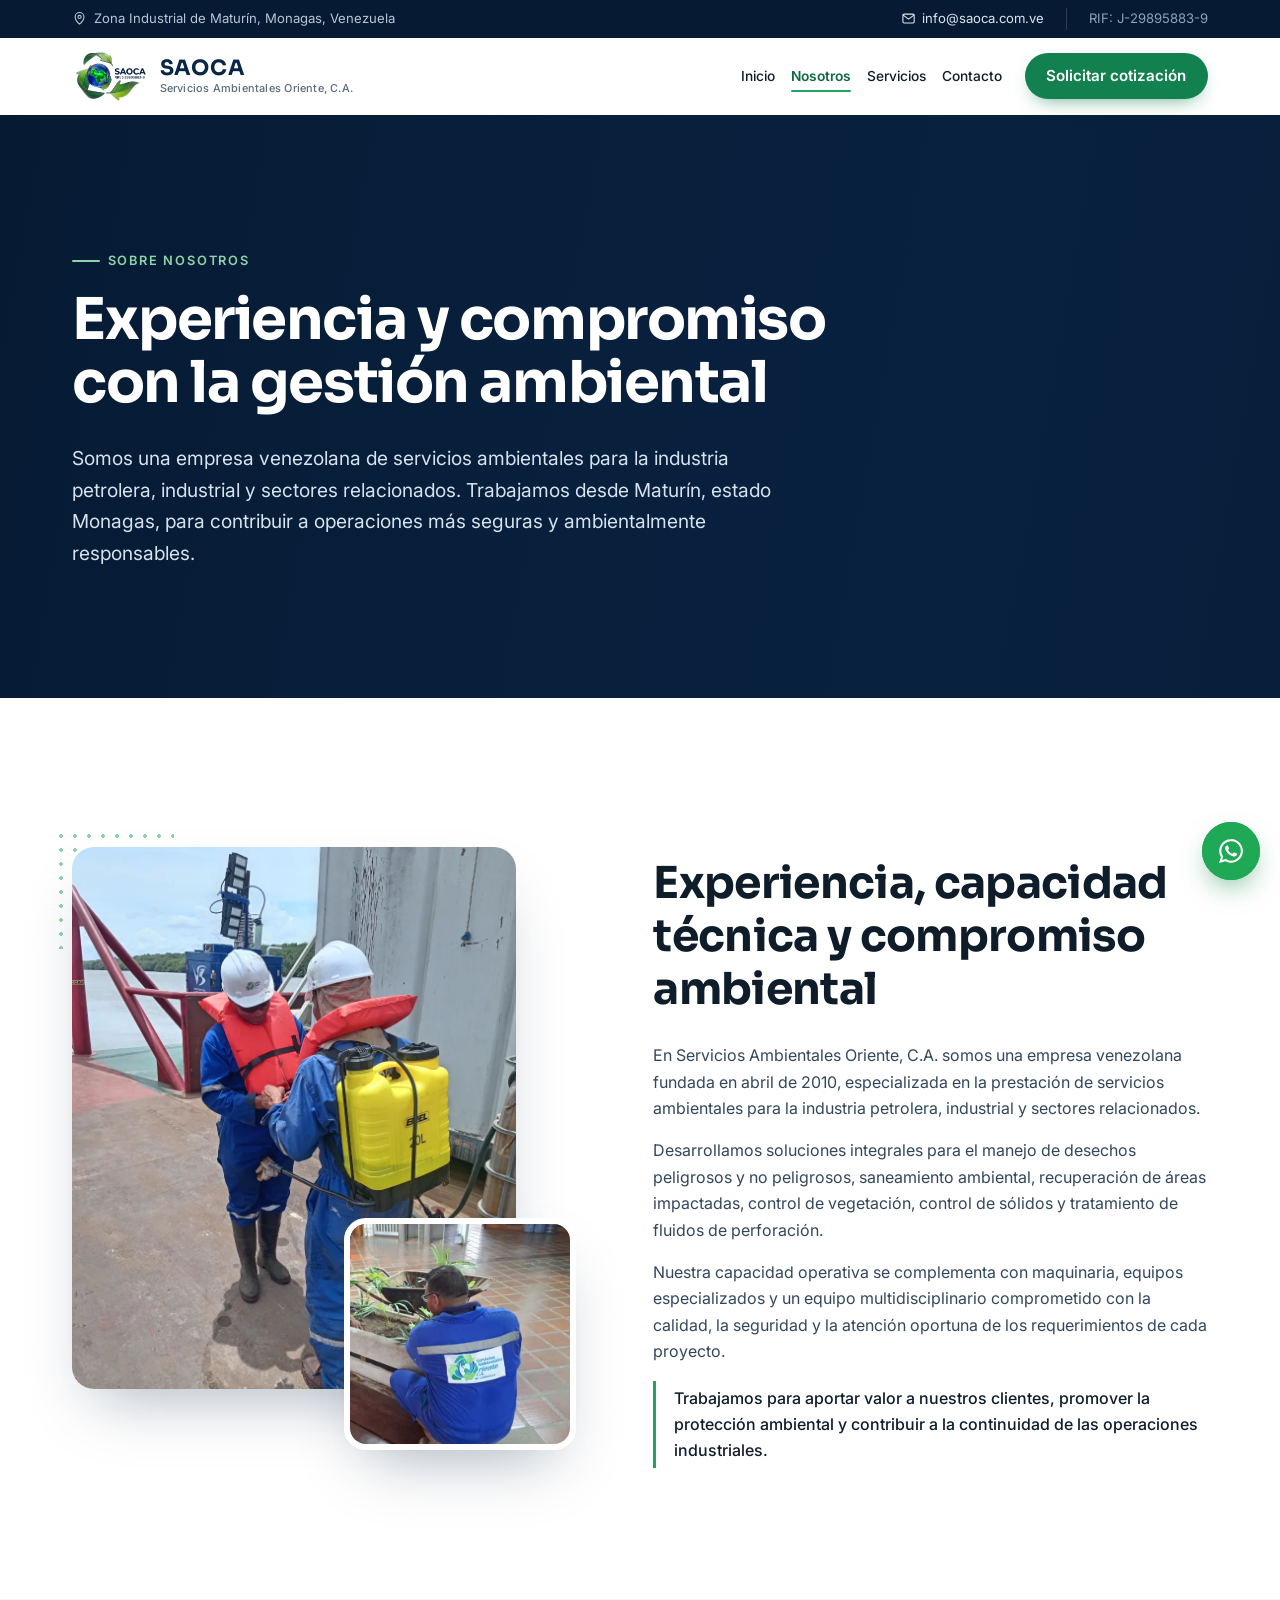
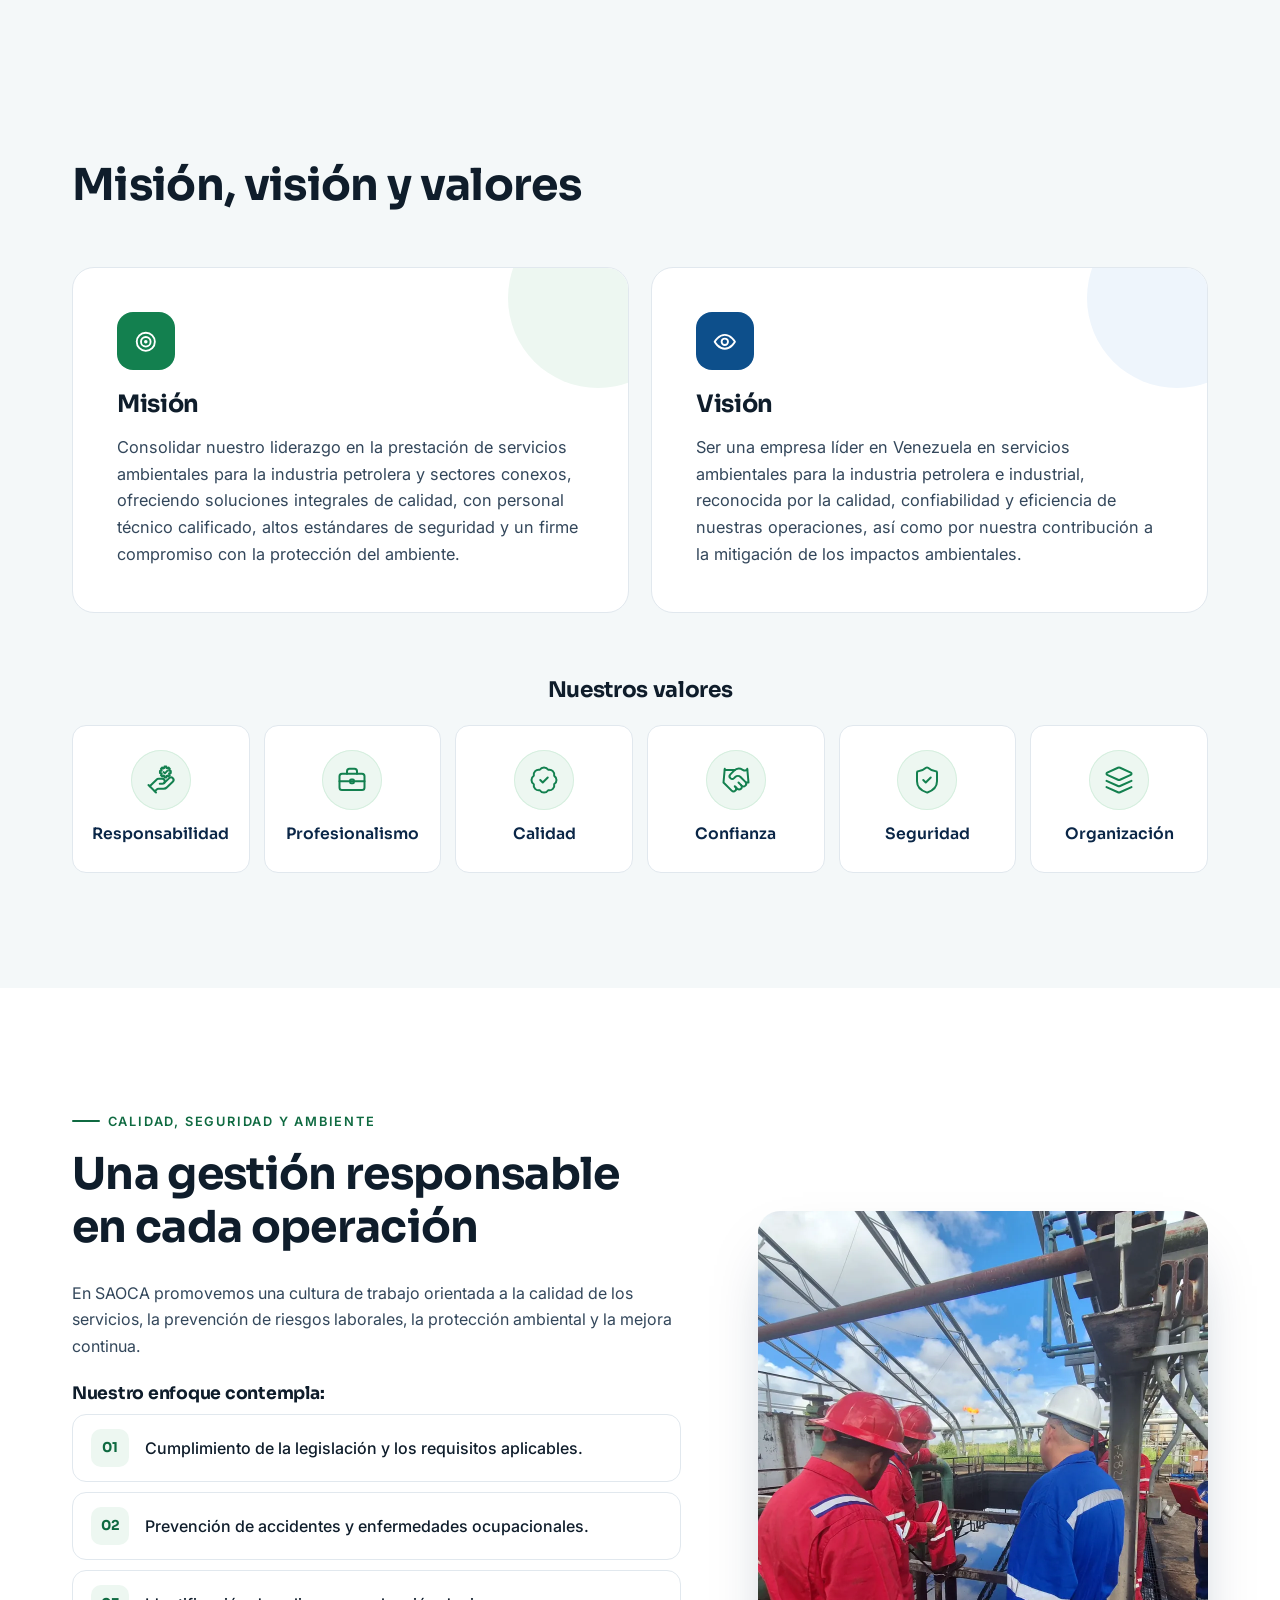
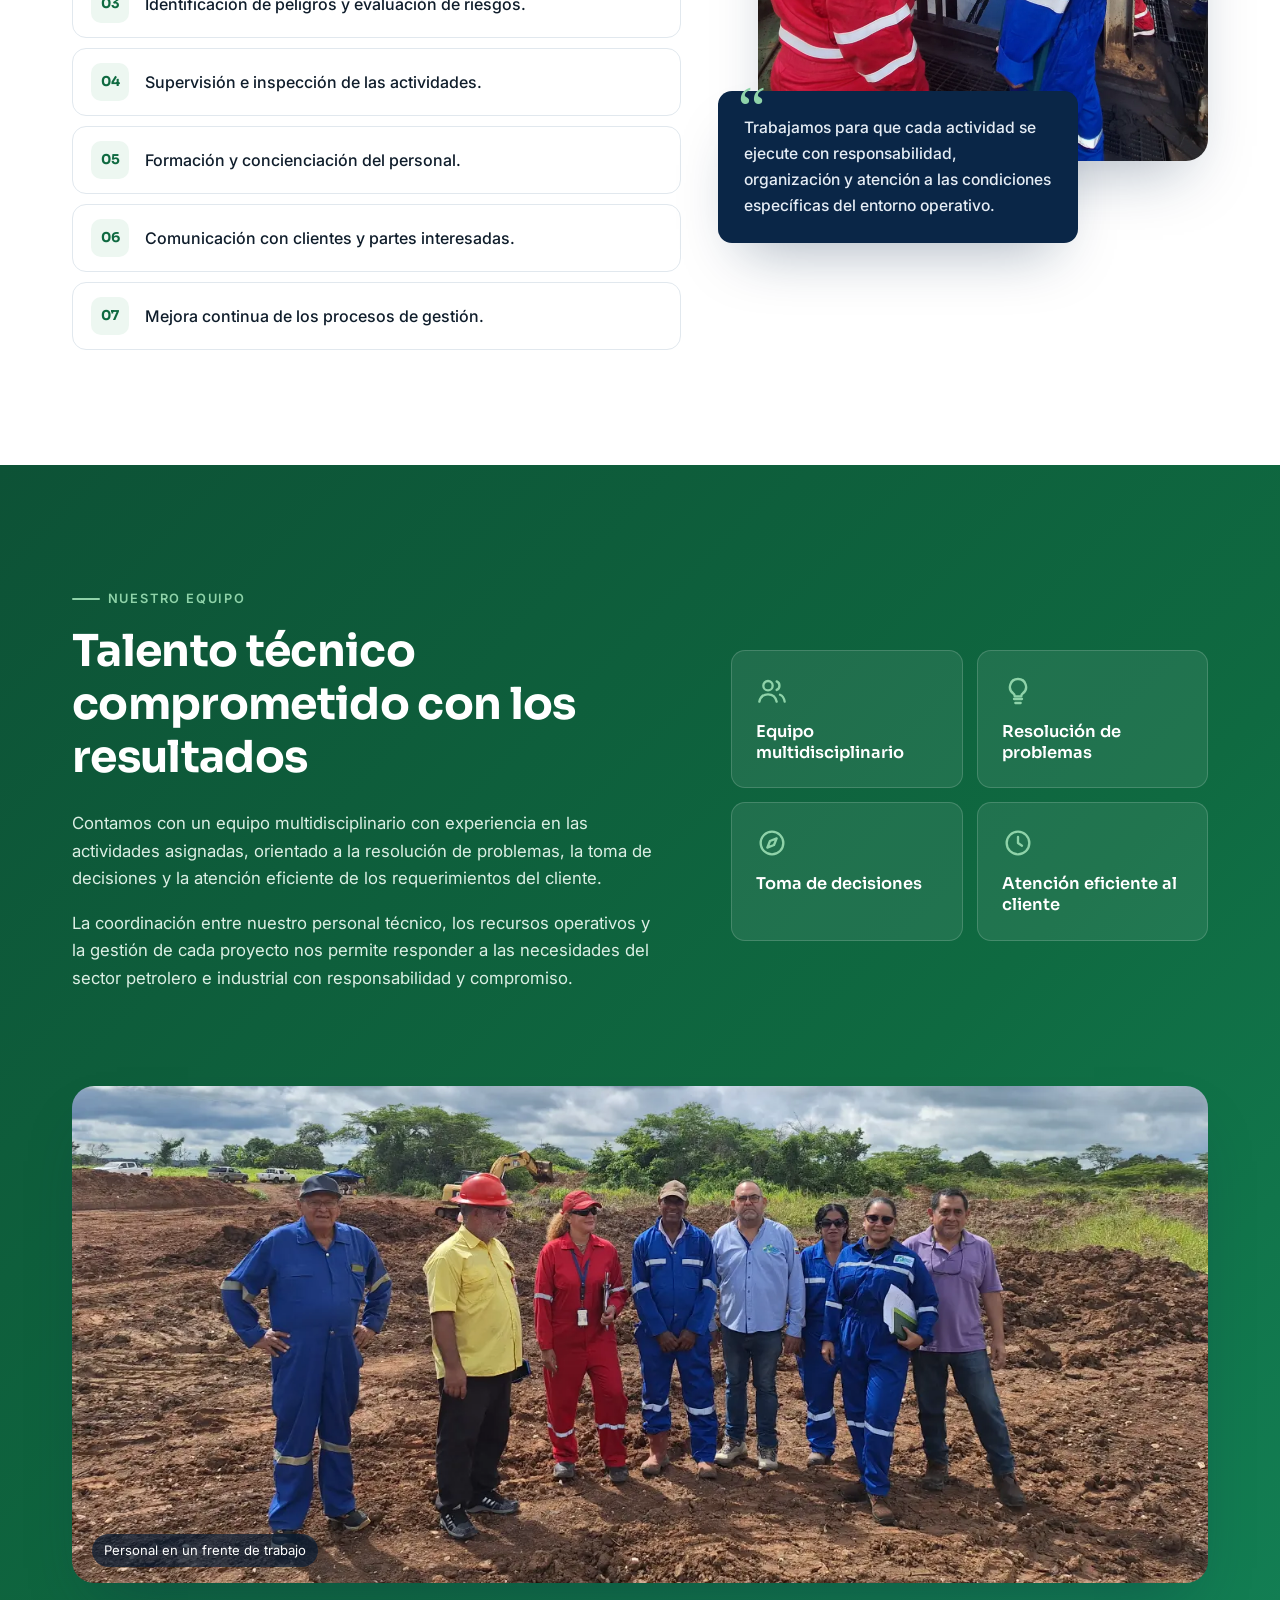
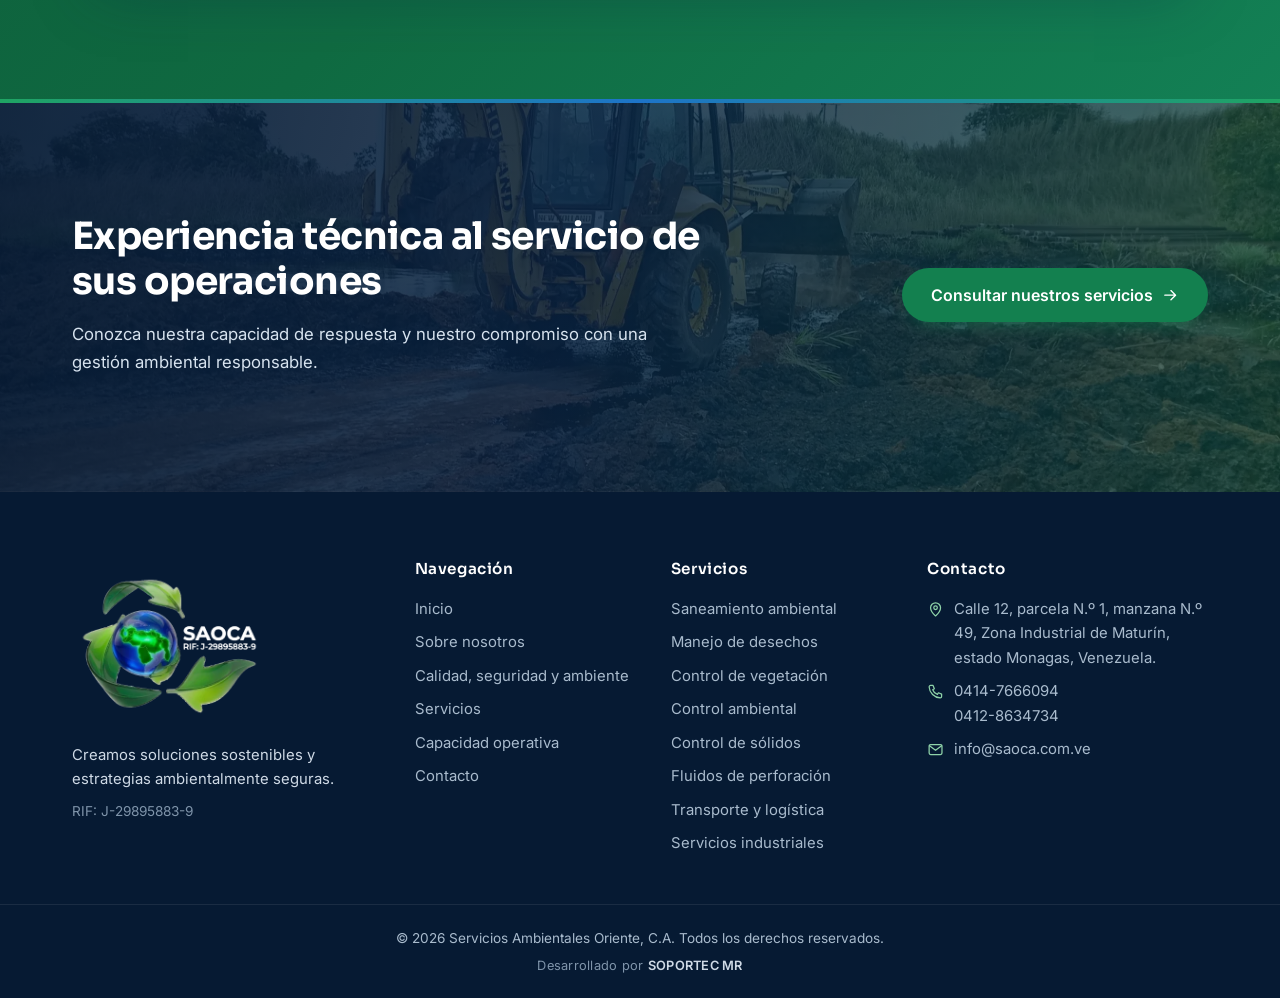
<file: nosotros.html>
<!doctype html>
<html lang="es-VE">
<head>
  <meta charset="utf-8">
  <meta name="viewport" content="width=device-width, initial-scale=1">
  <title>Sobre nosotros | SAOCA, servicios ambientales en Maturín</title>
  <meta name="description" content="Conozca a Servicios Ambientales Oriente, C.A.: empresa venezolana fundada en 2010, con sede en Maturín, Monagas. Misión, visión, valores y política HSE.">
  <meta name="robots" content="index, follow, max-image-preview:large">
  <meta name="author" content="Servicios Ambientales Oriente, C.A.">
  <meta name="theme-color" content="#0a2647">
  <meta name="format-detection" content="telephone=no">

  <!-- Redes sociales (Open Graph / Twitter) -->
  <meta property="og:type" content="website">
  <meta property="og:locale" content="es_VE">
  <meta property="og:site_name" content="SAOCA — Servicios Ambientales Oriente, C.A.">
  <meta property="og:title" content="Sobre SAOCA — Servicios Ambientales Oriente, C.A.">
  <meta property="og:description" content="Conozca a Servicios Ambientales Oriente, C.A.: empresa venezolana fundada en 2010, con sede en Maturín, Monagas. Misión, visión, valores y política HSE.">
  <meta property="og:image:width" content="1200">
  <meta property="og:image:height" content="630">
  <meta property="og:image:alt" content="SAOCA — Creamos soluciones sostenibles y estrategias ambientalmente seguras">
  <meta name="twitter:card" content="summary_large_image">
  <meta name="twitter:title" content="Sobre SAOCA — Servicios Ambientales Oriente, C.A.">
  <meta name="twitter:description" content="Conozca a Servicios Ambientales Oriente, C.A.: empresa venezolana fundada en 2010, con sede en Maturín, Monagas. Misión, visión, valores y política HSE.">

  <!-- SEO-DOMINIO (activo) -->
  <link rel="canonical" href="https://www.saoca.com.ve/nosotros">
  <meta property="og:url" content="https://www.saoca.com.ve/nosotros">
  <meta property="og:image" content="https://www.saoca.com.ve/assets/images/brand/og-saoca.jpg">
  <meta name="twitter:image" content="https://www.saoca.com.ve/assets/images/brand/og-saoca.jpg">

  <link rel="icon" href="/favicon.png" type="image/png" sizes="192x192">
  <link rel="apple-touch-icon" href="/apple-touch-icon.png">
  <link rel="manifest" href="/site.webmanifest">

  <link rel="preconnect" href="https://fonts.googleapis.com">
  <link rel="preconnect" href="https://fonts.gstatic.com" crossorigin>
  <link href="https://fonts.googleapis.com/css2?family=Inter:wght@400;500;600&family=Sora:wght@600;700&display=swap" rel="stylesheet">
  <link rel="preload" as="image" href="/assets/images/hero/nosotros-hero-1.webp" media="(min-width: 721px)" fetchpriority="high">
  <link rel="preload" as="image" href="/assets/images/hero/nosotros-hero-1-movil.webp" media="(max-width: 720px)" fetchpriority="high">
  <link rel="stylesheet" href="/css/styles.css">
  <script>document.documentElement.classList.add('js');</script>

  <script type="application/ld+json">
  {
    "@context": "https://schema.org",
    "@graph": [
      {
        "@type": "LocalBusiness",
        "@id": "https://www.saoca.com.ve/#organizacion",
        "name": "Servicios Ambientales Oriente, C.A.",
        "alternateName": "SAOCA",
        "legalName": "Servicios Ambientales Oriente, C.A.",
        "description": "Empresa venezolana especializada en la prestación de servicios ambientales para la industria petrolera, industrial y sectores relacionados.",
        "slogan": "Creamos soluciones sostenibles y estrategias ambientalmente seguras",
        "foundingDate": "2010-04-23",
        "taxID": "J-29895883-9",
        "url": "https://www.saoca.com.ve/",
        "logo": "https://www.saoca.com.ve/assets/images/brand/logo-saoca.webp",
        "image": "https://www.saoca.com.ve/assets/images/hero/saoca-hero-operaciones.webp",
        "telephone": [
          "+584147666094",
          "+584128634734"
        ],
        "email": "info@saoca.com.ve",
        "address": {
          "@type": "PostalAddress",
          "streetAddress": "Calle 12, parcela N.º 1, manzana N.º 49, Zona Industrial de Maturín",
          "addressLocality": "Maturín",
          "addressRegion": "Monagas",
          "addressCountry": "VE"
        },
        "contactPoint": [
          {
            "@type": "ContactPoint",
            "contactType": "sales",
            "telephone": "+584147666094",
            "email": "info@saoca.com.ve",
            "availableLanguage": "es"
          }
        ]
      },
      {
        "@type": "WebSite",
        "@id": "https://www.saoca.com.ve/#sitio",
        "name": "SAOCA",
        "alternateName": "Servicios Ambientales Oriente, C.A.",
        "url": "https://www.saoca.com.ve/",
        "inLanguage": "es-VE",
        "publisher": {
          "@id": "https://www.saoca.com.ve/#organizacion"
        }
      },
      {
        "@type": "AboutPage",
        "@id": "https://www.saoca.com.ve/nosotros#pagina",
        "name": "Sobre nosotros | SAOCA, servicios ambientales en Maturín",
        "description": "Conozca a Servicios Ambientales Oriente, C.A.: empresa venezolana fundada en 2010, con sede en Maturín, Monagas. Misión, visión, valores y política HSE.",
        "url": "https://www.saoca.com.ve/nosotros",
        "inLanguage": "es-VE",
        "isPartOf": {
          "@id": "https://www.saoca.com.ve/#sitio"
        },
        "about": {
          "@id": "https://www.saoca.com.ve/#organizacion"
        }
      }
    ]
  }
  </script>
</head>
<body>
  <a class="skip-link" href="#main">Saltar al contenido principal</a>

  <svg xmlns="http://www.w3.org/2000/svg" class="sprite" aria-hidden="true">
    <defs>
      <symbol id="i-pin" viewBox="0 0 24 24"><path d="M12 21s-7-6.2-7-11.5a7 7 0 0 1 14 0C19 14.8 12 21 12 21Z"/><circle cx="12" cy="9.5" r="2.5"/></symbol>
      <symbol id="i-phone" viewBox="0 0 24 24"><path d="M5 3.5h3.5l1.8 4.5-2.3 1.4a11 11 0 0 0 6.6 6.6l1.4-2.3 4.5 1.8V19a2 2 0 0 1-2 2A16.5 16.5 0 0 1 3 5.5a2 2 0 0 1 2-2Z"/></symbol>
      <symbol id="i-mail" viewBox="0 0 24 24"><rect x="3" y="5" width="18" height="14" rx="2"/><path d="m3.5 6.5 8.5 6.5 8.5-6.5"/></symbol>
      <symbol id="i-whatsapp" viewBox="0 0 24 24"><path fill="currentColor" stroke="none" d="M12.04 2.5a9.43 9.43 0 0 0-8.1 14.26L2.5 21.5l4.86-1.4A9.43 9.43 0 1 0 12.04 2.5Zm0 17.2a7.77 7.77 0 0 1-3.96-1.08l-.28-.17-2.88.83.84-2.8-.19-.29a7.78 7.78 0 1 1 6.47 3.51Zm4.27-5.82c-.23-.12-1.38-.68-1.6-.76-.21-.08-.37-.12-.52.12-.16.23-.6.76-.74.91-.13.16-.27.18-.5.06-.24-.12-.99-.37-1.89-1.17-.7-.62-1.17-1.39-1.31-1.62-.14-.23-.01-.36.1-.48.11-.1.24-.27.35-.41.12-.14.16-.23.24-.39.08-.16.04-.29-.02-.41-.06-.12-.52-1.26-.72-1.73-.19-.45-.38-.39-.52-.4h-.45a.86.86 0 0 0-.62.3c-.21.22-.82.8-.82 1.94s.84 2.25.96 2.4c.12.16 1.65 2.52 4 3.53.56.24 1 .39 1.34.5.56.18 1.07.15 1.48.09.45-.07 1.38-.56 1.57-1.11.2-.55.2-1.02.14-1.11-.06-.1-.21-.16-.45-.28Z"/></symbol>
      <symbol id="i-menu" viewBox="0 0 24 24"><path d="M4 7h16M4 12h16M4 17h16"/></symbol>
      <symbol id="i-close" viewBox="0 0 24 24"><path d="M6 6l12 12M18 6 6 18"/></symbol>
      <symbol id="i-calendar" viewBox="0 0 24 24"><rect x="3.5" y="5" width="17" height="15.5" rx="2"/><path d="M3.5 10h17M8 3v4M16 3v4"/></symbol>
      <symbol id="i-id" viewBox="0 0 24 24"><rect x="3" y="5" width="18" height="14" rx="2"/><circle cx="8.5" cy="11" r="2"/><path d="M5.5 16c.6-1.6 1.7-2.4 3-2.4s2.4.8 3 2.4M14 10h4M14 13.5h3"/></symbol>
      <symbol id="i-target" viewBox="0 0 24 24"><circle cx="12" cy="12" r="8.5"/><circle cx="12" cy="12" r="4.5"/><circle cx="12" cy="12" r=".8"/></symbol>
      <symbol id="i-eye" viewBox="0 0 24 24"><path d="M2.5 12S6 5.5 12 5.5 21.5 12 21.5 12 18 18.5 12 18.5 2.5 12 2.5 12Z"/><circle cx="12" cy="12" r="3"/></symbol>
      <symbol id="i-users" viewBox="0 0 24 24"><circle cx="9" cy="8" r="3.5"/><path d="M2.5 20c.8-3.6 3.3-5.5 6.5-5.5s5.7 1.9 6.5 5.5"/><path d="M15.5 4.8a3.5 3.5 0 0 1 0 6.4M18 14.8c1.8.7 3 2.4 3.5 5.2"/></symbol>
      <symbol id="i-bulb" viewBox="0 0 24 24"><path d="M9 18h6M10 21h4"/><path d="M12 3a6 6 0 0 0-3.5 10.9c.6.4 1 1.1 1 1.9V16h5v-.2c0-.8.4-1.5 1-1.9A6 6 0 0 0 12 3Z"/></symbol>
      <symbol id="i-compass" viewBox="0 0 24 24"><circle cx="12" cy="12" r="8.5"/><path d="m15.5 8.5-2 5-5 2 2-5Z"/></symbol>
      <symbol id="i-clock" viewBox="0 0 24 24"><circle cx="12" cy="12" r="8.5"/><path d="M12 7.5V12l3 2"/></symbol>
      <symbol id="i-arrow" viewBox="0 0 24 24"><path d="M5 12h14M13 6l6 6-6 6"/></symbol>
      <symbol id="v-responsabilidad" viewBox="0 0 24 24"><path d="M11 15h2a2 2 0 1 0 0-4h-3c-.6 0-1.1.2-1.4.6L3 17"/><path d="m7 21 1.6-1.4c.3-.4.8-.6 1.4-.6h4c1.1 0 2.1-.4 2.8-1.2l4.6-4.4a2 2 0 0 0-2.75-2.91l-4.2 3.9"/><path d="m2 16 6 6"/><path d="M14.59 2.43 L14.74 1.27 L16.26 1.27 L16.41 2.43 A3.3 3.3 0 0 1 17.10 2.71 L18.02 2.00 L19.10 3.08 L18.39 4.00 A3.3 3.3 0 0 1 18.67 4.69 L19.83 4.84 L19.83 6.36 L18.67 6.51 A3.3 3.3 0 0 1 18.39 7.20 L19.10 8.12 L18.02 9.20 L17.10 8.49 A3.3 3.3 0 0 1 16.41 8.77 L16.26 9.93 L14.74 9.93 L14.59 8.77 A3.3 3.3 0 0 1 13.90 8.49 L12.98 9.20 L11.90 8.12 L12.61 7.20 A3.3 3.3 0 0 1 12.33 6.51 L11.17 6.36 L11.17 4.84 L12.33 4.69 A3.3 3.3 0 0 1 12.61 4.00 L11.90 3.08 L12.98 2.00 L13.90 2.71 A3.3 3.3 0 0 1 14.59 2.43Z"/><path d="m14.1 5.7 1 1 1.9-2"/></symbol>
      <symbol id="v-profesionalismo" viewBox="0 0 24 24"><rect x="2" y="7" width="20" height="13" rx="2"/><path d="M16 7V5a2 2 0 0 0-2-2h-4a2 2 0 0 0-2 2v2"/><path d="M2 13h20"/><rect x="10.5" y="11.5" width="3" height="3" rx=".75"/></symbol>
      <symbol id="v-calidad" viewBox="0 0 24 24"><path d="M3.85 8.62a4 4 0 0 1 4.78-4.77 4 4 0 0 1 6.74 0 4 4 0 0 1 4.78 4.78 4 4 0 0 1 0 6.74 4 4 0 0 1-4.77 4.78 4 4 0 0 1-6.75 0 4 4 0 0 1-4.78-4.77 4 4 0 0 1 0-6.76Z"/><path d="m9 12 2 2 4-4"/></symbol>
      <symbol id="v-confianza" viewBox="0 0 24 24"><path d="m11 17 2 2a1 1 0 1 0 3-3"/><path d="m14 14 2.5 2.5a1 1 0 1 0 3-3l-3.88-3.88a3 3 0 0 0-4.24 0l-.88.88a1 1 0 1 1-3-3l2.81-2.81a5.79 5.79 0 0 1 7.06-.87l.47.28a2 2 0 0 0 1.42.25L21 4"/><path d="m21 3 1 11h-2"/><path d="M3 3 2 14l6.5 6.5a1 1 0 1 0 3-3"/><path d="M3 4h8"/></symbol>
      <symbol id="v-seguridad" viewBox="0 0 24 24"><path d="M20 13c0 5-3.5 7.5-7.66 8.95a1 1 0 0 1-.67-.01C7.5 20.5 4 18 4 13V6a1 1 0 0 1 1-1c2 0 4.5-1.2 6.24-2.72a1.17 1.17 0 0 1 1.52 0C14.51 3.81 17 5 19 5a1 1 0 0 1 1 1z"/><path d="m9 12 2 2 4-4"/></symbol>
      <symbol id="v-organizacion" viewBox="0 0 24 24"><path d="M12.83 2.18a2 2 0 0 0-1.66 0L2.6 6.08a1 1 0 0 0 0 1.83l8.58 3.91a2 2 0 0 0 1.66 0l8.58-3.9a1 1 0 0 0 0-1.83Z"/><path d="m22 17.65-9.17 4.16a2 2 0 0 1-1.66 0L2 17.65"/><path d="m22 12.65-9.17 4.16a2 2 0 0 1-1.66 0L2 12.65"/></symbol>
    </defs>
  </svg>

  <header class="site-header" id="top">
    <div class="topbar">
      <div class="container topbar__inner">
        <p class="topbar__item"><svg class="ico" aria-hidden="true"><use href="#i-pin"/></svg>Zona Industrial de Maturín, Monagas, Venezuela</p>
        <div class="topbar__links">
          <a href="mailto:info@saoca.com.ve"><svg class="ico" aria-hidden="true"><use href="#i-mail"/></svg>info@saoca.com.ve</a>
          <span class="topbar__rif">RIF: J-29895883-9</span>
        </div>
      </div>
    </div>

    <div class="navbar">
      <div class="container navbar__inner">
        <a class="brand" href="/" aria-label="SAOCA, Servicios Ambientales Oriente, C.A. — ir al inicio">
          <img class="brand__mark" src="/assets/images/brand/saoca-logo-encabezado.webp" alt="" width="302" height="200">
          <span class="brand__text">
            <span class="brand__name">SAOCA</span>
            <span class="brand__legal">Servicios Ambientales Oriente, C.A.</span>
          </span>
        </a>

        <nav class="nav" id="site-nav" aria-label="Navegación principal">
          <ul class="nav__list">
            <li><a href="/">Inicio</a></li>
            <li><a href="/nosotros" aria-current="page">Nosotros</a></li>
            <li><a href="/servicios">Servicios</a></li>
            <li><a href="/contacto">Contacto</a></li>
          </ul>
          <div class="nav__mobile-cta">
            <a class="btn btn--primary btn--block" href="/contacto#cotizacion">Solicitar cotización</a>
          </div>
          <div class="nav__contact">
            <p class="nav__contact-title">Contacto</p>
            <a href="mailto:info@saoca.com.ve"><svg class="ico" aria-hidden="true"><use href="#i-mail"/></svg>info@saoca.com.ve</a>
            <a href="tel:+584147666094"><svg class="ico" aria-hidden="true"><use href="#i-phone"/></svg>0414-7666094</a>
            <p><svg class="ico" aria-hidden="true"><use href="#i-pin"/></svg>Zona Industrial de Maturín, Monagas</p>
          </div>
        </nav>

        <a class="btn btn--primary navbar__cta" href="/contacto#cotizacion">Solicitar cotización</a>
        <button class="nav-toggle" type="button" aria-controls="site-nav" aria-expanded="false" aria-label="Abrir menú">
          <svg class="ico ico--lg nav-toggle__open" aria-hidden="true"><use href="#i-menu"/></svg>
          <svg class="ico ico--lg nav-toggle__close" aria-hidden="true"><use href="#i-close"/></svg>
        </button>
      </div>
    </div>
  </header>

  <main id="main">
    <section class="photo-hero" aria-labelledby="page-title" data-hero-rotator>
      <!-- Imágenes: assets/images/hero/nosotros-hero-1.webp, -2.webp, -3.webp (1920×880) y sus versiones -movil (800×1000).
           Para cambiar una foto, reemplace el archivo conservando el nombre. -->
      <div class="photo-hero__slides">
        <picture class="photo-hero__slide is-active">
          <source media="(max-width: 720px)" srcset="/assets/images/hero/nosotros-hero-1-movil.webp" width="800" height="1000">
          <img src="/assets/images/hero/nosotros-hero-1.webp" width="1920" height="880" fetchpriority="high" decoding="async" alt="Cuadrilla con cascos y uniformes realizando labores de saneamiento entre tuberías de una instalación petrolera">
        </picture>
        <picture class="photo-hero__slide">
          <source media="(max-width: 720px)" srcset="/assets/images/hero/nosotros-hero-2-movil.webp" width="800" height="1000">
          <img src="/assets/images/hero/nosotros-hero-2.webp" width="1920" height="880" loading="lazy" decoding="async" alt="Personal con chalecos salvavidas aplicando material absorbente desde una embarcación junto a barreras de contención">
        </picture>
        <picture class="photo-hero__slide">
          <source media="(max-width: 720px)" srcset="/assets/images/hero/nosotros-hero-3-movil.webp" width="800" height="1000">
          <img src="/assets/images/hero/nosotros-hero-3.webp" width="1920" height="880" loading="lazy" decoding="async" alt="Tractor de oruga realizando limpieza y nivelación de terreno">
        </picture>
      </div>
      <div class="photo-hero__overlay" aria-hidden="true"></div>
      <div class="container photo-hero__content">
        <p class="eyebrow eyebrow--light">Sobre nosotros</p>
        <h1 class="photo-hero__title" id="page-title">Experiencia y compromiso con la gestión ambiental</h1>
        <p class="photo-hero__lead">Somos una empresa venezolana de servicios ambientales para la industria petrolera, industrial y sectores relacionados. Trabajamos desde Maturín, estado Monagas, para contribuir a operaciones más seguras y ambientalmente responsables.</p>
      </div>
    </section>

    <!-- ============ QUIÉNES SOMOS ============ -->
    <section class="section" id="quienes-somos" aria-labelledby="about-title">
      <div class="container about">
        <div class="about__media reveal">
          <figure class="about__img about__img--main">
            <img src="/assets/images/about/saoca-personal-epp.webp" width="900" height="1100" loading="lazy" decoding="async" alt="Personal con casco, chaleco salvavidas y fumigadora de espalda preparando una actividad en zona de muelle">
          </figure>
          <figure class="about__img about__img--accent">
            <img src="/assets/images/about/saoca-uniforme-corporativo.webp" width="540" height="540" loading="lazy" decoding="async" alt="Trabajador con el uniforme de Servicios Ambientales Oriente, C.A. atendiendo una jardinera">
          </figure>
        </div>
        <div class="about__content">
          <p class="eyebrow reveal">Quiénes somos</p>
          <h2 class="section-title reveal" id="about-title">Experiencia, capacidad técnica y compromiso ambiental</h2>
          <p class="reveal">En Servicios Ambientales Oriente, C.A. somos una empresa venezolana fundada en abril de 2010, especializada en la prestación de servicios ambientales para la industria petrolera, industrial y sectores relacionados.</p>
          <p class="reveal">Desarrollamos soluciones integrales para el manejo de desechos peligrosos y no peligrosos, saneamiento ambiental, recuperación de áreas impactadas, control de vegetación, control de sólidos y tratamiento de fluidos de perforación.</p>
          <p class="reveal">Nuestra capacidad operativa se complementa con maquinaria, equipos especializados y un equipo multidisciplinario comprometido con la calidad, la seguridad y la atención oportuna de los requerimientos de cada proyecto.</p>
          <p class="about__highlight reveal">Trabajamos para aportar valor a nuestros clientes, promover la protección ambiental y contribuir a la continuidad de las operaciones industriales.</p>
        </div>
      </div>
    </section>

    <!-- ============ MISIÓN, VISIÓN, VALORES ============ -->
    <section class="section section--soft" id="mision-vision-valores" aria-labelledby="philosophy-title">
      <div class="container">
        <header class="section-head">
          <p class="eyebrow reveal">Filosofía corporativa</p>
          <h2 class="section-title reveal" id="philosophy-title">Misión, visión y valores</h2>
        </header>
        <div class="mv">
          <article class="mv__card reveal">
            <span class="mv__icon"><svg class="ico ico--lg" aria-hidden="true"><use href="#i-target"/></svg></span>
            <h3>Misión</h3>
            <p>Consolidar nuestro liderazgo en la prestación de servicios ambientales para la industria petrolera y sectores conexos, ofreciendo soluciones integrales de calidad, con personal técnico calificado, altos estándares de seguridad y un firme compromiso con la protección del ambiente.</p>
          </article>
          <article class="mv__card mv__card--blue reveal">
            <span class="mv__icon"><svg class="ico ico--lg" aria-hidden="true"><use href="#i-eye"/></svg></span>
            <h3>Visión</h3>
            <p>Ser una empresa líder en Venezuela en servicios ambientales para la industria petrolera e industrial, reconocida por la calidad, confiabilidad y eficiencia de nuestras operaciones, así como por nuestra contribución a la mitigación de los impactos ambientales.</p>
          </article>
        </div>
        <h3 class="values-title reveal">Nuestros valores</h3>
        <ul class="values">
          <li class="value reveal"><span class="value__icon" aria-hidden="true"><svg class="ico"><use href="#v-responsabilidad"/></svg></span><span class="value__name">Responsabilidad</span></li>
          <li class="value reveal"><span class="value__icon" aria-hidden="true"><svg class="ico"><use href="#v-profesionalismo"/></svg></span><span class="value__name">Profesionalismo</span></li>
          <li class="value reveal"><span class="value__icon" aria-hidden="true"><svg class="ico"><use href="#v-calidad"/></svg></span><span class="value__name">Calidad</span></li>
          <li class="value reveal"><span class="value__icon" aria-hidden="true"><svg class="ico"><use href="#v-confianza"/></svg></span><span class="value__name">Confianza</span></li>
          <li class="value reveal"><span class="value__icon" aria-hidden="true"><svg class="ico"><use href="#v-seguridad"/></svg></span><span class="value__name">Seguridad</span></li>
          <li class="value reveal"><span class="value__icon" aria-hidden="true"><svg class="ico"><use href="#v-organizacion"/></svg></span><span class="value__name">Organización</span></li>
        </ul>
      </div>
    </section>

    <!-- ============ CALIDAD, SEGURIDAD Y AMBIENTE ============ -->
    <section class="section" id="calidad-seguridad-ambiente" aria-labelledby="hse-title">
      <div class="container hse">
        <div class="hse__content">
          <p class="eyebrow reveal">Calidad, seguridad y ambiente</p>
          <h2 class="section-title reveal" id="hse-title">Una gestión responsable en cada operación</h2>
          <p class="reveal">En SAOCA promovemos una cultura de trabajo orientada a la calidad de los servicios, la prevención de riesgos laborales, la protección ambiental y la mejora continua.</p>
          <h3 class="hse__subtitle reveal">Nuestro enfoque contempla:</h3>
          <ol class="hse__list">
            <li class="reveal">Cumplimiento de la legislación y los requisitos aplicables.</li>
            <li class="reveal">Prevención de accidentes y enfermedades ocupacionales.</li>
            <li class="reveal">Identificación de peligros y evaluación de riesgos.</li>
            <li class="reveal">Supervisión e inspección de las actividades.</li>
            <li class="reveal">Formación y concienciación del personal.</li>
            <li class="reveal">Comunicación con clientes y partes interesadas.</li>
            <li class="reveal">Mejora continua de los procesos de gestión.</li>
          </ol>
        </div>
        <div class="hse__media reveal">
          <figure>
            <img src="/assets/images/about/saoca-inspeccion-seguridad.webp" width="900" height="1100" loading="lazy" decoding="async" alt="Personal con cascos y uniformes de seguridad durante una inspección en una instalación petrolera">
          </figure>
          <blockquote class="hse__quote">
            <p>Trabajamos para que cada actividad se ejecute con responsabilidad, organización y atención a las condiciones específicas del entorno operativo.</p>
          </blockquote>
        </div>
      </div>
    </section>

    <!-- ============ EQUIPO ============ -->
    <section class="section section--green" id="equipo" aria-labelledby="team-title">
      <div class="container team">
        <div class="team__content">
          <p class="eyebrow eyebrow--light reveal">Nuestro equipo</p>
          <h2 class="section-title reveal" id="team-title">Talento técnico comprometido con los resultados</h2>
          <p class="reveal">Contamos con un equipo multidisciplinario con experiencia en las actividades asignadas, orientado a la resolución de problemas, la toma de decisiones y la atención eficiente de los requerimientos del cliente.</p>
          <p class="reveal">La coordinación entre nuestro personal técnico, los recursos operativos y la gestión de cada proyecto nos permite responder a las necesidades del sector petrolero e industrial con responsabilidad y compromiso.</p>
        </div>
        <ul class="team__traits">
          <li class="trait reveal"><svg class="ico ico--lg" aria-hidden="true"><use href="#i-users"/></svg><span>Equipo multidisciplinario</span></li>
          <li class="trait reveal"><svg class="ico ico--lg" aria-hidden="true"><use href="#i-bulb"/></svg><span>Resolución de problemas</span></li>
          <li class="trait reveal"><svg class="ico ico--lg" aria-hidden="true"><use href="#i-compass"/></svg><span>Toma de decisiones</span></li>
          <li class="trait reveal"><svg class="ico ico--lg" aria-hidden="true"><use href="#i-clock"/></svg><span>Atención eficiente al cliente</span></li>
        </ul>
        <figure class="team__photo reveal">
          <!-- Imagen: assets/images/about/saoca-equipo-campo.webp (1400×788) -->
          <img src="/assets/images/about/saoca-equipo-campo.webp" width="1400" height="788" loading="lazy" decoding="async" alt="Grupo de personal con uniformes de trabajo en un área de movimiento de tierras">
          <figcaption>Personal en un frente de trabajo</figcaption>
        </figure>
      </div>
    </section>

    <section class="cta-band cta-band--photo cta-band--full" aria-labelledby="cta-title">
      <!-- Fondo: assets/images/cta/saoca-cta-nosotros.webp (escritorio) y saoca-cta-nosotros-movil.webp (móvil) -->
      <div class="cta-band__card" data-bg="/assets/images/cta/saoca-cta-nosotros.webp" data-bg-sm="/assets/images/cta/saoca-cta-nosotros-movil.webp" style="--cta-pos: 50% 45%; --cta-pos-sm: 45% 50%;">
        <div class="container cta-band__layout">
          <div class="cta-band__copy">
              <h2 class="cta-band__title" id="cta-title">Experiencia técnica al servicio de sus operaciones</h2>
              <p>Conozca nuestra capacidad de respuesta y nuestro compromiso con una gestión ambiental responsable.</p>
            </div>
          <div class="cta-band__actions">
            <a class="btn btn--primary btn--lg" href="/servicios">Consultar nuestros servicios <svg class="ico" aria-hidden="true"><use href="#i-arrow"/></svg></a>
          </div>
        </div>
      </div>
    </section>
  </main>

  <footer class="site-footer">
    <div class="container footer-grid">
      <div class="footer-brand">
        <a class="footer-logo" href="/">
          <img src="/assets/images/brand/logo-saoca-blanco.webp" alt="SAOCA — Servicios Ambientales Oriente, C.A., RIF J-29895883-9" width="400" height="340" loading="lazy" decoding="async">
        </a>
        <p class="footer-slogan">Creamos soluciones sostenibles y estrategias ambientalmente seguras.</p>
        <p class="footer-rif">RIF: J-29895883-9</p>
      </div>
      <nav class="footer-col" aria-label="Páginas del sitio">
        <p class="footer-title">Navegación</p>
        <ul>
          <li><a href="/">Inicio</a></li>
          <li><a href="/nosotros">Sobre nosotros</a></li>
          <li><a href="/nosotros#calidad-seguridad-ambiente">Calidad, seguridad y ambiente</a></li>
          <li><a href="/servicios">Servicios</a></li>
          <li><a href="/servicios#capacidad-operativa">Capacidad operativa</a></li>
          <li><a href="/contacto">Contacto</a></li>
        </ul>
      </nav>
      <nav class="footer-col" aria-label="Servicios">
        <p class="footer-title">Servicios</p>
        <ul>
          <li><a href="/servicios#saneamiento-ambiental">Saneamiento ambiental</a></li>
          <li><a href="/servicios#manejo-de-desechos">Manejo de desechos</a></li>
          <li><a href="/servicios#control-de-vegetacion">Control de vegetación</a></li>
          <li><a href="/servicios#control-ambiental">Control ambiental</a></li>
          <li><a href="/servicios#control-de-solidos">Control de sólidos</a></li>
          <li><a href="/servicios#fluidos-de-perforacion">Fluidos de perforación</a></li>
          <li><a href="/servicios#transporte-y-logistica">Transporte y logística</a></li>
          <li><a href="/servicios#servicios-industriales">Servicios industriales</a></li>
        </ul>
      </nav>
      <div class="footer-col">
        <p class="footer-title">Contacto</p>
        <address>
          <ul class="footer-contact">
            <li><svg class="ico" aria-hidden="true"><use href="#i-pin"/></svg><span>Calle 12, parcela N.º 1, manzana N.º 49, Zona Industrial de Maturín, estado Monagas, Venezuela.</span></li>
            <li><svg class="ico" aria-hidden="true"><use href="#i-phone"/></svg><span><a href="tel:+584147666094">0414-7666094</a><br><a href="tel:+584128634734">0412-8634734</a></span></li>
            <li><svg class="ico" aria-hidden="true"><use href="#i-mail"/></svg><a href="mailto:info@saoca.com.ve">info@saoca.com.ve</a></li>
          </ul>
        </address>
      </div>
    </div>
    <div class="footer-bottom">
      <div class="container footer-bottom__inner">
        <p>© <span id="year">2026</span> Servicios Ambientales Oriente, C.A. Todos los derechos reservados.</p>
        <p class="footer-credit">Desarrollado por <a href="https://soportecmr.netlify.app/" target="_blank" rel="noopener noreferrer">SOPORTEC MR</a></p>
      </div>
    </div>
  </footer>

  <a class="wa-float" href="https://wa.me/584147666094?text=Hola%20SAOCA%2C%20deseo%20informaci%C3%B3n%20sobre%20sus%20servicios%20ambientales." target="_blank" rel="noopener" aria-label="Contactar a SAOCA por WhatsApp">
    <svg class="ico" aria-hidden="true"><use href="#i-whatsapp"/></svg>
  </a>

  <script src="/js/main.js" defer></script>
</body>
</html>
</file>
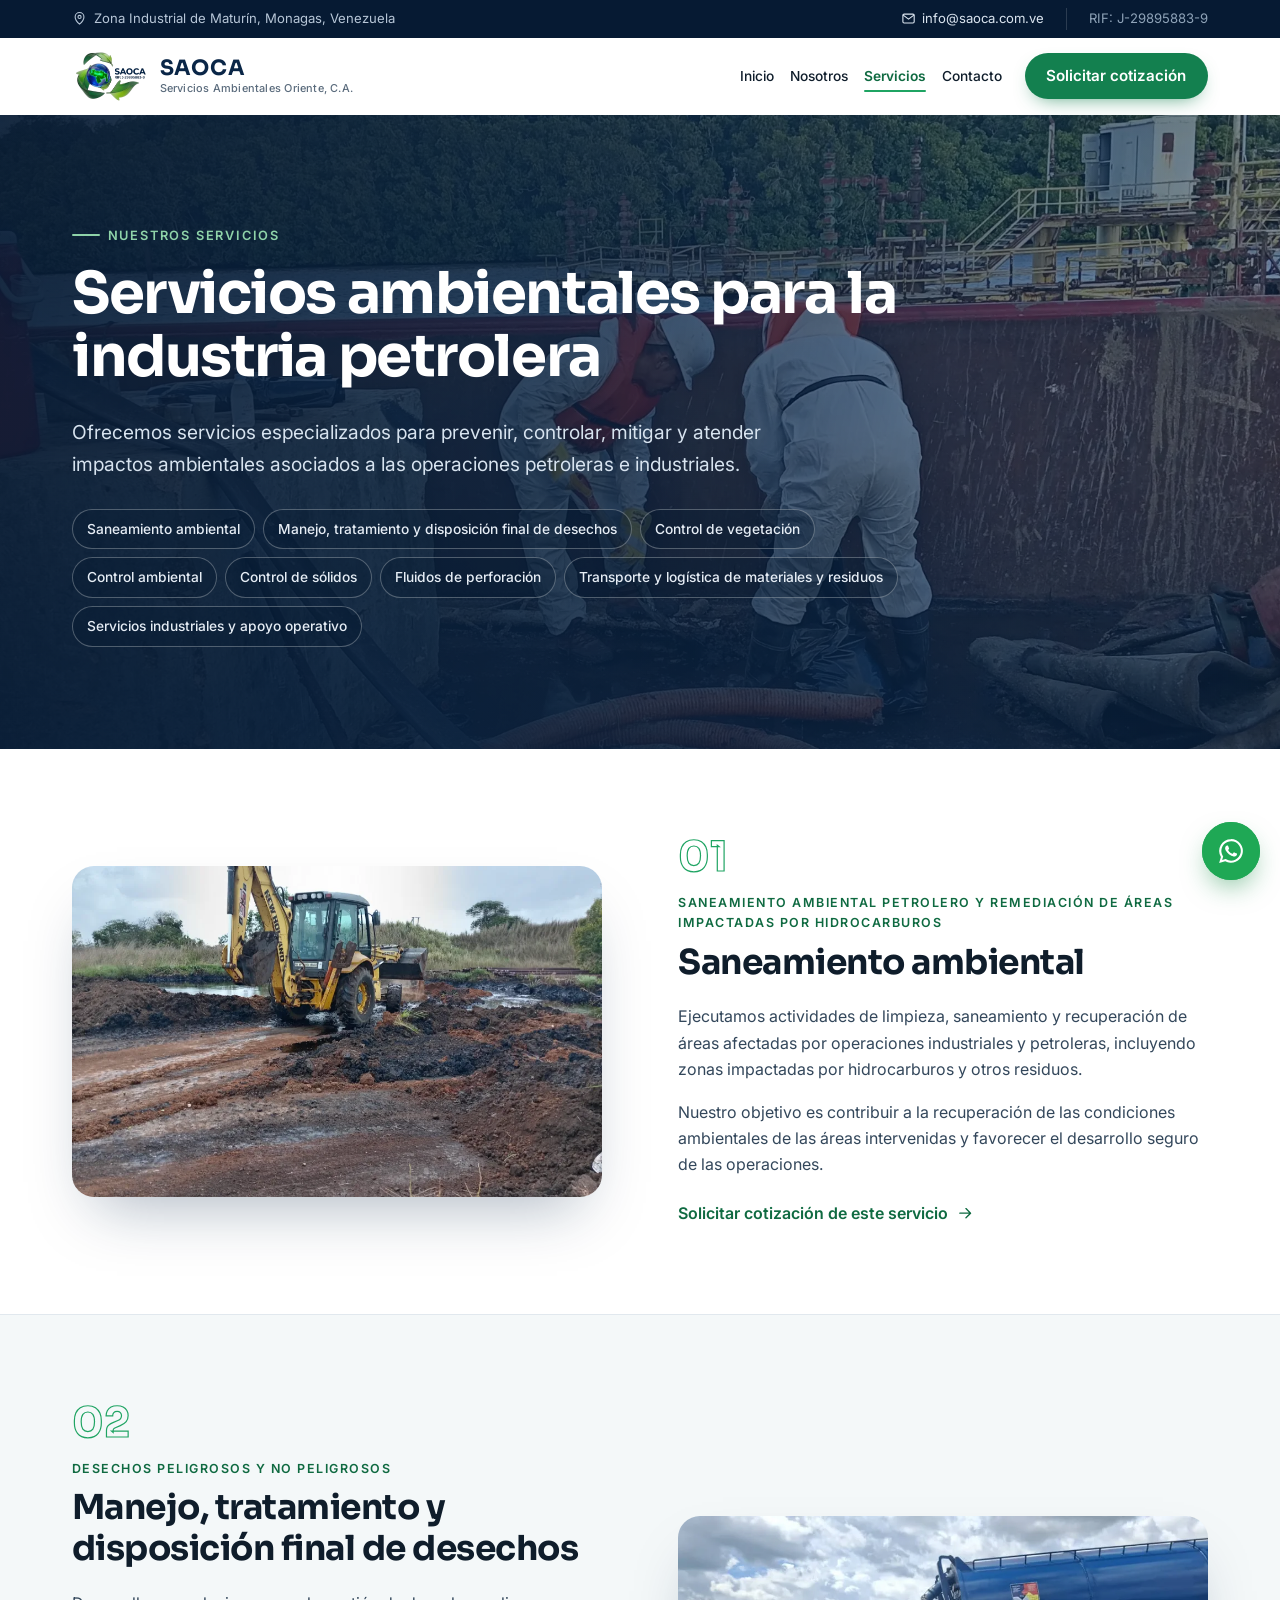
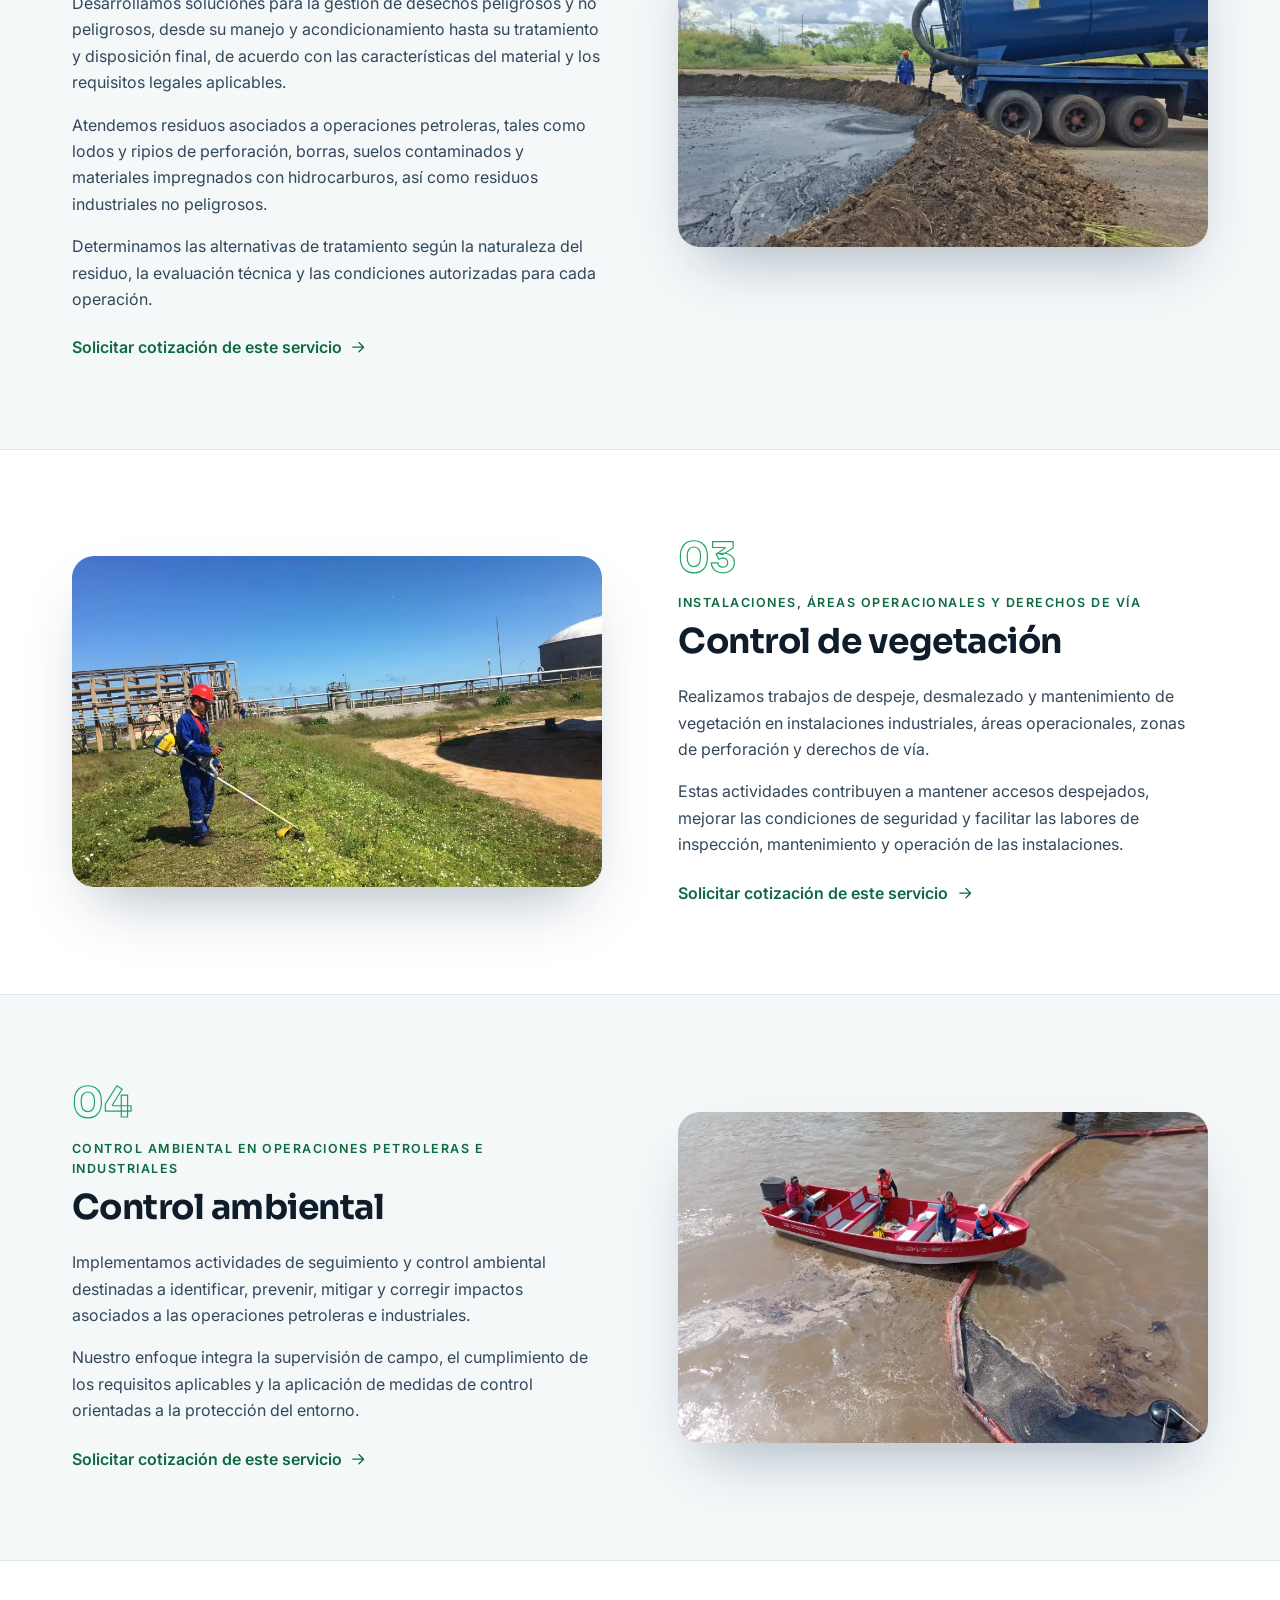
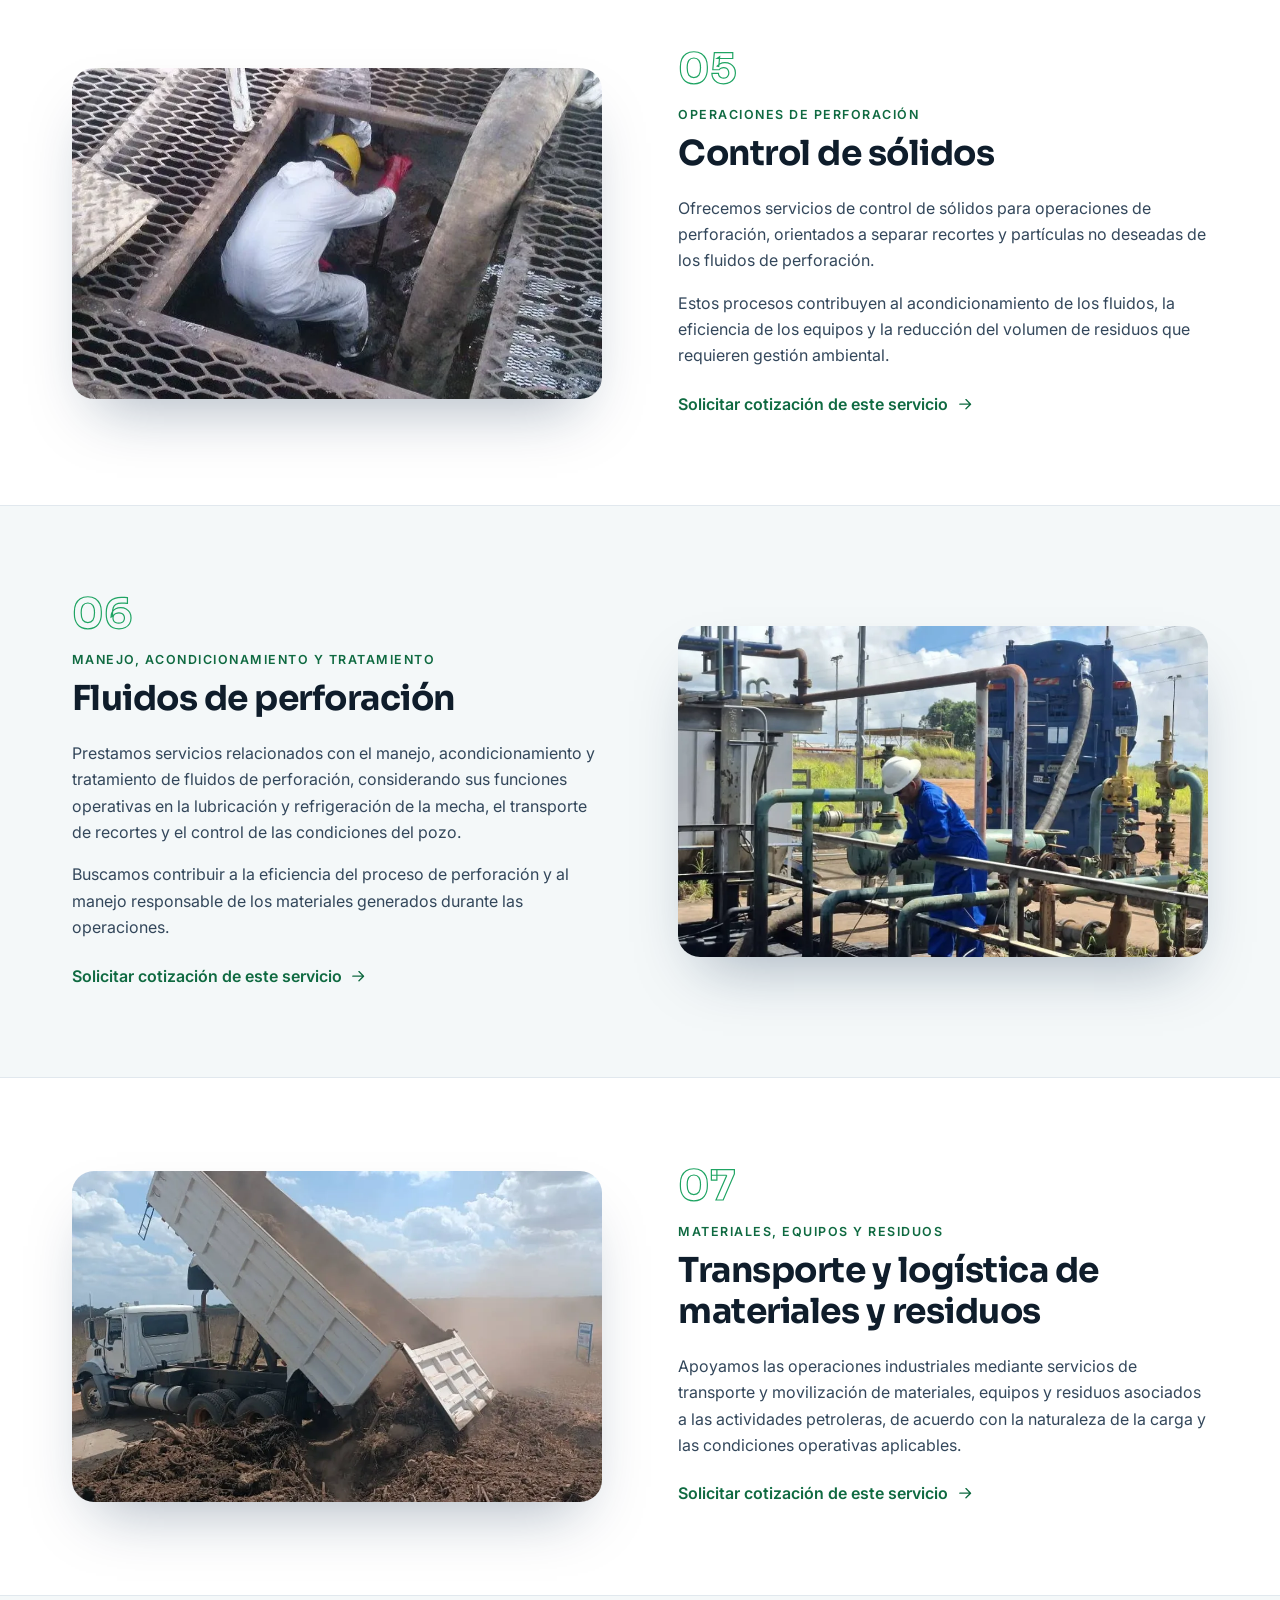
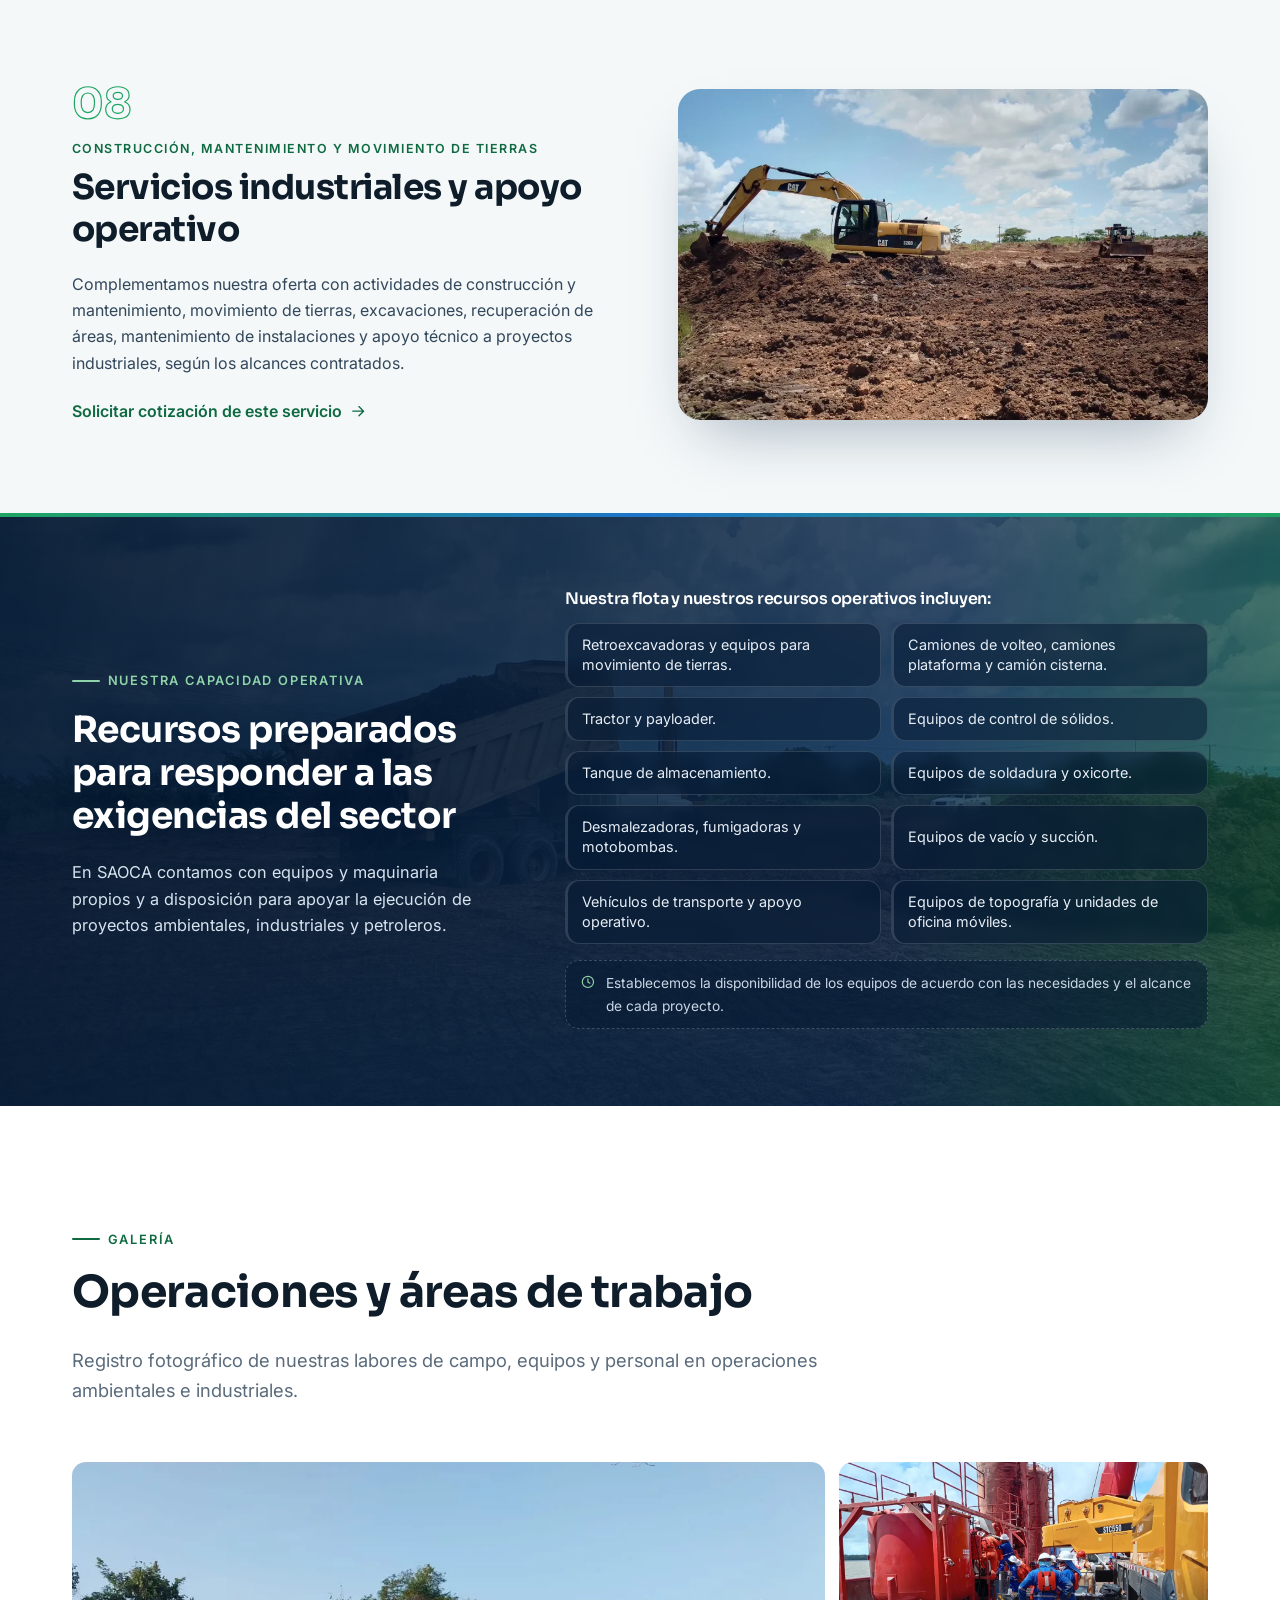
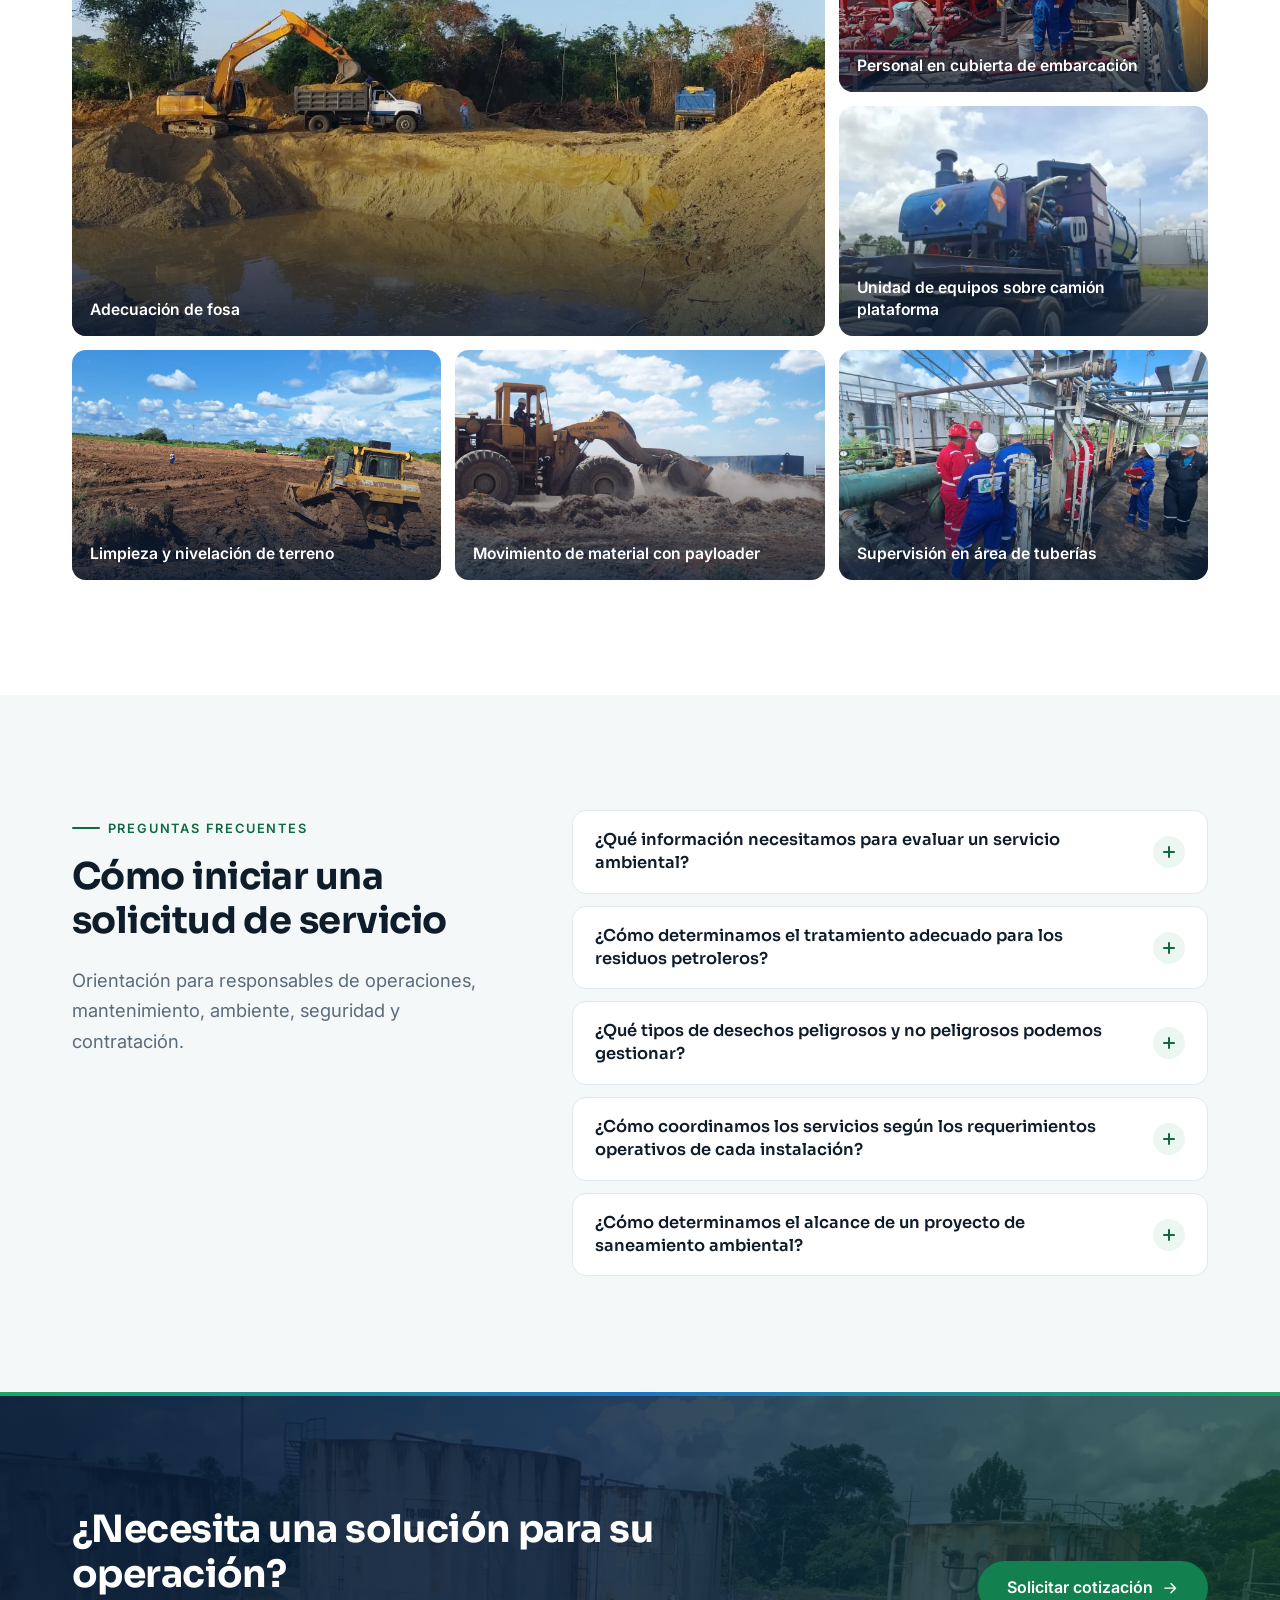
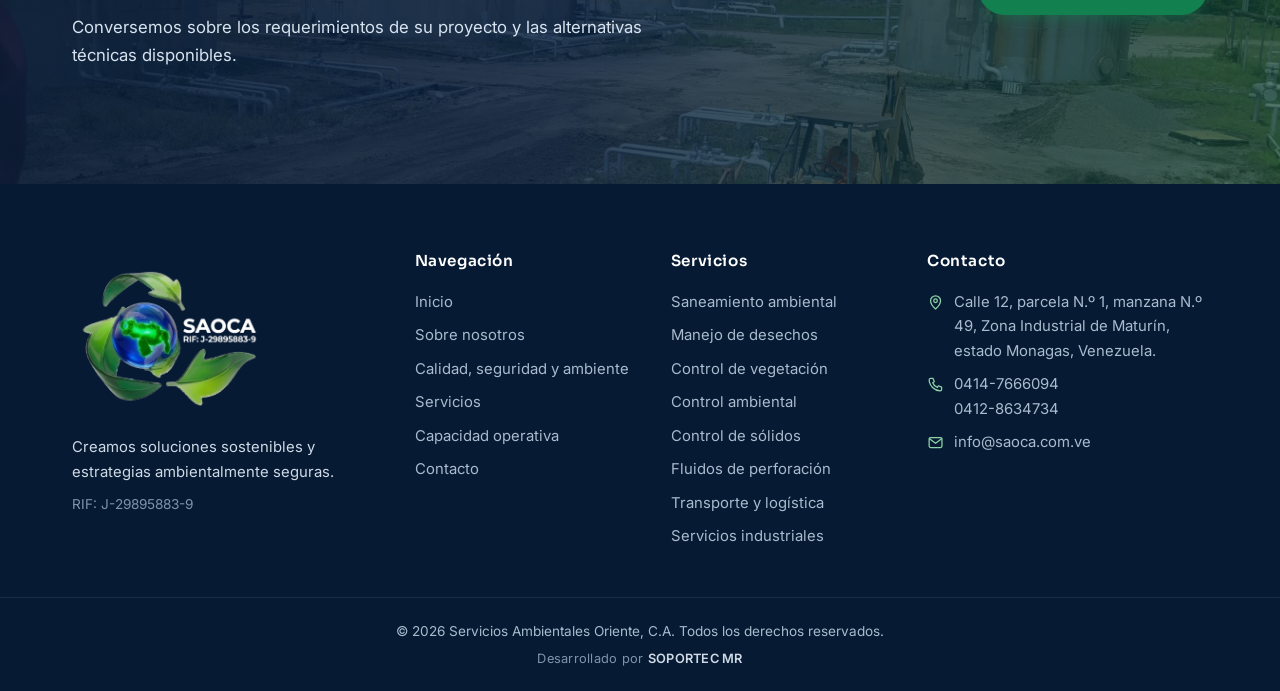
<file: servicios.html>
<!doctype html>
<html lang="es-VE">
<head>
  <meta charset="utf-8">
  <meta name="viewport" content="width=device-width, initial-scale=1">
  <title>Saneamiento, desechos y control de sólidos | Servicios SAOCA</title>
  <meta name="description" content="Saneamiento ambiental petrolero, tratamiento y disposición final de residuos, control ambiental, control de sólidos y fluidos de perforación en Venezuela.">
  <meta name="robots" content="index, follow, max-image-preview:large">
  <meta name="author" content="Servicios Ambientales Oriente, C.A.">
  <meta name="theme-color" content="#0a2647">
  <meta name="format-detection" content="telephone=no">

  <!-- Redes sociales (Open Graph / Twitter) -->
  <meta property="og:type" content="website">
  <meta property="og:locale" content="es_VE">
  <meta property="og:site_name" content="SAOCA — Servicios Ambientales Oriente, C.A.">
  <meta property="og:title" content="Servicios ambientales para la industria petrolera — SAOCA">
  <meta property="og:description" content="Saneamiento ambiental petrolero, tratamiento y disposición final de residuos, control ambiental, control de sólidos y fluidos de perforación en Venezuela.">
  <meta property="og:image:width" content="1200">
  <meta property="og:image:height" content="630">
  <meta property="og:image:alt" content="SAOCA — Creamos soluciones sostenibles y estrategias ambientalmente seguras">
  <meta name="twitter:card" content="summary_large_image">
  <meta name="twitter:title" content="Servicios ambientales para la industria petrolera — SAOCA">
  <meta name="twitter:description" content="Saneamiento ambiental petrolero, tratamiento y disposición final de residuos, control ambiental, control de sólidos y fluidos de perforación en Venezuela.">

  <!-- SEO-DOMINIO (activo) -->
  <link rel="canonical" href="https://www.saoca.com.ve/servicios">
  <meta property="og:url" content="https://www.saoca.com.ve/servicios">
  <meta property="og:image" content="https://www.saoca.com.ve/assets/images/brand/og-saoca.jpg">
  <meta name="twitter:image" content="https://www.saoca.com.ve/assets/images/brand/og-saoca.jpg">

  <link rel="icon" href="/favicon.png" type="image/png" sizes="192x192">
  <link rel="apple-touch-icon" href="/apple-touch-icon.png">
  <link rel="manifest" href="/site.webmanifest">

  <link rel="preconnect" href="https://fonts.googleapis.com">
  <link rel="preconnect" href="https://fonts.gstatic.com" crossorigin>
  <link href="https://fonts.googleapis.com/css2?family=Inter:wght@400;500;600&family=Sora:wght@600;700&display=swap" rel="stylesheet">
  <link rel="preload" as="image" href="/assets/images/hero/servicios-hero-1.webp" media="(min-width: 721px)" fetchpriority="high">
  <link rel="preload" as="image" href="/assets/images/hero/servicios-hero-1-movil.webp" media="(max-width: 720px)" fetchpriority="high">
  <link rel="stylesheet" href="/css/styles.css">
  <script>document.documentElement.classList.add('js');</script>

  <script type="application/ld+json">
  {
    "@context": "https://schema.org",
    "@graph": [
      {
        "@type": "LocalBusiness",
        "@id": "https://www.saoca.com.ve/#organizacion",
        "name": "Servicios Ambientales Oriente, C.A.",
        "alternateName": "SAOCA",
        "legalName": "Servicios Ambientales Oriente, C.A.",
        "description": "Empresa venezolana especializada en la prestación de servicios ambientales para la industria petrolera, industrial y sectores relacionados.",
        "slogan": "Creamos soluciones sostenibles y estrategias ambientalmente seguras",
        "foundingDate": "2010-04-23",
        "taxID": "J-29895883-9",
        "url": "https://www.saoca.com.ve/",
        "logo": "https://www.saoca.com.ve/assets/images/brand/logo-saoca.webp",
        "image": "https://www.saoca.com.ve/assets/images/hero/saoca-hero-operaciones.webp",
        "telephone": [
          "+584147666094",
          "+584128634734"
        ],
        "email": "info@saoca.com.ve",
        "address": {
          "@type": "PostalAddress",
          "streetAddress": "Calle 12, parcela N.º 1, manzana N.º 49, Zona Industrial de Maturín",
          "addressLocality": "Maturín",
          "addressRegion": "Monagas",
          "addressCountry": "VE"
        },
        "contactPoint": [
          {
            "@type": "ContactPoint",
            "contactType": "sales",
            "telephone": "+584147666094",
            "email": "info@saoca.com.ve",
            "availableLanguage": "es"
          }
        ]
      },
      {
        "@type": "WebSite",
        "@id": "https://www.saoca.com.ve/#sitio",
        "name": "SAOCA",
        "alternateName": "Servicios Ambientales Oriente, C.A.",
        "url": "https://www.saoca.com.ve/",
        "inLanguage": "es-VE",
        "publisher": {
          "@id": "https://www.saoca.com.ve/#organizacion"
        }
      },
      {
        "@type": "CollectionPage",
        "@id": "https://www.saoca.com.ve/servicios#pagina",
        "name": "Saneamiento, desechos y control de sólidos | Servicios SAOCA",
        "description": "Saneamiento ambiental petrolero, tratamiento y disposición final de residuos, control ambiental, control de sólidos y fluidos de perforación en Venezuela.",
        "url": "https://www.saoca.com.ve/servicios",
        "inLanguage": "es-VE",
        "isPartOf": {
          "@id": "https://www.saoca.com.ve/#sitio"
        },
        "about": {
          "@id": "https://www.saoca.com.ve/#organizacion"
        }
      },
      {
        "@type": "Service",
        "@id": "https://www.saoca.com.ve/servicios#saneamiento-ambiental",
        "name": "Saneamiento ambiental",
        "serviceType": "Saneamiento ambiental",
        "description": "Ejecutamos actividades de limpieza, saneamiento y recuperación de áreas afectadas por operaciones industriales y petroleras, incluyendo zonas impactadas por hidrocarburos y otros residuos.",
        "url": "https://www.saoca.com.ve/servicios#saneamiento-ambiental",
        "provider": {
          "@id": "https://www.saoca.com.ve/#organizacion"
        },
        "image": "https://www.saoca.com.ve/assets/images/services/saoca-saneamiento-ambiental.webp"
      },
      {
        "@type": "Service",
        "@id": "https://www.saoca.com.ve/servicios#manejo-de-desechos",
        "name": "Manejo, tratamiento y disposición final de desechos",
        "serviceType": "Manejo, tratamiento y disposición final de desechos",
        "description": "Desarrollamos soluciones para la gestión de desechos peligrosos y no peligrosos, desde su manejo y acondicionamiento hasta su tratamiento y disposición final, de acuerdo con las características del material y los requisitos legales aplicables.",
        "url": "https://www.saoca.com.ve/servicios#manejo-de-desechos",
        "provider": {
          "@id": "https://www.saoca.com.ve/#organizacion"
        },
        "image": "https://www.saoca.com.ve/assets/images/services/saoca-manejo-desechos.webp"
      },
      {
        "@type": "Service",
        "@id": "https://www.saoca.com.ve/servicios#control-de-vegetacion",
        "name": "Control de vegetación",
        "serviceType": "Control de vegetación",
        "description": "Realizamos trabajos de despeje, desmalezado y mantenimiento de vegetación en instalaciones industriales, áreas operacionales, zonas de perforación y derechos de vía.",
        "url": "https://www.saoca.com.ve/servicios#control-de-vegetacion",
        "provider": {
          "@id": "https://www.saoca.com.ve/#organizacion"
        },
        "image": "https://www.saoca.com.ve/assets/images/services/saoca-control-vegetacion.webp"
      },
      {
        "@type": "Service",
        "@id": "https://www.saoca.com.ve/servicios#control-ambiental",
        "name": "Control ambiental",
        "serviceType": "Control ambiental",
        "description": "Implementamos actividades de seguimiento y control ambiental destinadas a identificar, prevenir, mitigar y corregir impactos asociados a las operaciones petroleras e industriales.",
        "url": "https://www.saoca.com.ve/servicios#control-ambiental",
        "provider": {
          "@id": "https://www.saoca.com.ve/#organizacion"
        },
        "image": "https://www.saoca.com.ve/assets/images/services/saoca-control-ambiental.webp"
      },
      {
        "@type": "Service",
        "@id": "https://www.saoca.com.ve/servicios#control-de-solidos",
        "name": "Control de sólidos",
        "serviceType": "Control de sólidos",
        "description": "Ofrecemos servicios de control de sólidos para operaciones de perforación, orientados a separar recortes y partículas no deseadas de los fluidos de perforación.",
        "url": "https://www.saoca.com.ve/servicios#control-de-solidos",
        "provider": {
          "@id": "https://www.saoca.com.ve/#organizacion"
        },
        "image": "https://www.saoca.com.ve/assets/images/services/saoca-control-solidos.webp"
      },
      {
        "@type": "Service",
        "@id": "https://www.saoca.com.ve/servicios#fluidos-de-perforacion",
        "name": "Fluidos de perforación",
        "serviceType": "Fluidos de perforación",
        "description": "Prestamos servicios relacionados con el manejo, acondicionamiento y tratamiento de fluidos de perforación, considerando sus funciones operativas en la lubricación y refrigeración de la mecha, el transporte de recortes y el control de las condiciones del pozo.",
        "url": "https://www.saoca.com.ve/servicios#fluidos-de-perforacion",
        "provider": {
          "@id": "https://www.saoca.com.ve/#organizacion"
        },
        "image": "https://www.saoca.com.ve/assets/images/services/saoca-fluidos-perforacion.webp"
      },
      {
        "@type": "Service",
        "@id": "https://www.saoca.com.ve/servicios#transporte-y-logistica",
        "name": "Transporte y logística de materiales y residuos",
        "serviceType": "Transporte y logística de materiales y residuos",
        "description": "Apoyamos las operaciones industriales mediante servicios de transporte y movilización de materiales, equipos y residuos asociados a las actividades petroleras, de acuerdo con la naturaleza de la carga y las condiciones operativas aplicables.",
        "url": "https://www.saoca.com.ve/servicios#transporte-y-logistica",
        "provider": {
          "@id": "https://www.saoca.com.ve/#organizacion"
        },
        "image": "https://www.saoca.com.ve/assets/images/services/saoca-transporte-materiales.webp"
      },
      {
        "@type": "Service",
        "@id": "https://www.saoca.com.ve/servicios#servicios-industriales",
        "name": "Servicios industriales y apoyo operativo",
        "serviceType": "Servicios industriales y apoyo operativo",
        "description": "Complementamos nuestra oferta con actividades de construcción y mantenimiento, movimiento de tierras, excavaciones, recuperación de áreas, mantenimiento de instalaciones y apoyo técnico a proyectos industriales, según los alcances contratados.",
        "url": "https://www.saoca.com.ve/servicios#servicios-industriales",
        "provider": {
          "@id": "https://www.saoca.com.ve/#organizacion"
        },
        "image": "https://www.saoca.com.ve/assets/images/services/saoca-servicios-industriales.webp"
      }
    ]
  }
  </script>
</head>
<body>
  <a class="skip-link" href="#main">Saltar al contenido principal</a>

  <svg xmlns="http://www.w3.org/2000/svg" class="sprite" aria-hidden="true">
    <defs>
      <symbol id="i-pin" viewBox="0 0 24 24"><path d="M12 21s-7-6.2-7-11.5a7 7 0 0 1 14 0C19 14.8 12 21 12 21Z"/><circle cx="12" cy="9.5" r="2.5"/></symbol>
      <symbol id="i-phone" viewBox="0 0 24 24"><path d="M5 3.5h3.5l1.8 4.5-2.3 1.4a11 11 0 0 0 6.6 6.6l1.4-2.3 4.5 1.8V19a2 2 0 0 1-2 2A16.5 16.5 0 0 1 3 5.5a2 2 0 0 1 2-2Z"/></symbol>
      <symbol id="i-mail" viewBox="0 0 24 24"><rect x="3" y="5" width="18" height="14" rx="2"/><path d="m3.5 6.5 8.5 6.5 8.5-6.5"/></symbol>
      <symbol id="i-whatsapp" viewBox="0 0 24 24"><path fill="currentColor" stroke="none" d="M12.04 2.5a9.43 9.43 0 0 0-8.1 14.26L2.5 21.5l4.86-1.4A9.43 9.43 0 1 0 12.04 2.5Zm0 17.2a7.77 7.77 0 0 1-3.96-1.08l-.28-.17-2.88.83.84-2.8-.19-.29a7.78 7.78 0 1 1 6.47 3.51Zm4.27-5.82c-.23-.12-1.38-.68-1.6-.76-.21-.08-.37-.12-.52.12-.16.23-.6.76-.74.91-.13.16-.27.18-.5.06-.24-.12-.99-.37-1.89-1.17-.7-.62-1.17-1.39-1.31-1.62-.14-.23-.01-.36.1-.48.11-.1.24-.27.35-.41.12-.14.16-.23.24-.39.08-.16.04-.29-.02-.41-.06-.12-.52-1.26-.72-1.73-.19-.45-.38-.39-.52-.4h-.45a.86.86 0 0 0-.62.3c-.21.22-.82.8-.82 1.94s.84 2.25.96 2.4c.12.16 1.65 2.52 4 3.53.56.24 1 .39 1.34.5.56.18 1.07.15 1.48.09.45-.07 1.38-.56 1.57-1.11.2-.55.2-1.02.14-1.11-.06-.1-.21-.16-.45-.28Z"/></symbol>
      <symbol id="i-menu" viewBox="0 0 24 24"><path d="M4 7h16M4 12h16M4 17h16"/></symbol>
      <symbol id="i-close" viewBox="0 0 24 24"><path d="M6 6l12 12M18 6 6 18"/></symbol>
      <symbol id="i-arrow" viewBox="0 0 24 24"><path d="M5 12h14M13 6l6 6-6 6"/></symbol>
      <symbol id="i-clock" viewBox="0 0 24 24"><circle cx="12" cy="12" r="8.5"/><path d="M12 7.5V12l3 2"/></symbol>
      <symbol id="i-expand" viewBox="0 0 24 24"><path d="M14 4h6v6M10 20H4v-6M20 4l-7 7M4 20l7-7"/></symbol>
      <symbol id="i-chevron" viewBox="0 0 24 24"><path d="m9 6 6 6-6 6"/></symbol>
    </defs>
  </svg>

  <header class="site-header" id="top">
    <div class="topbar">
      <div class="container topbar__inner">
        <p class="topbar__item"><svg class="ico" aria-hidden="true"><use href="#i-pin"/></svg>Zona Industrial de Maturín, Monagas, Venezuela</p>
        <div class="topbar__links">
          <a href="mailto:info@saoca.com.ve"><svg class="ico" aria-hidden="true"><use href="#i-mail"/></svg>info@saoca.com.ve</a>
          <span class="topbar__rif">RIF: J-29895883-9</span>
        </div>
      </div>
    </div>

    <div class="navbar">
      <div class="container navbar__inner">
        <a class="brand" href="/" aria-label="SAOCA, Servicios Ambientales Oriente, C.A. — ir al inicio">
          <img class="brand__mark" src="/assets/images/brand/saoca-logo-encabezado.webp" alt="" width="302" height="200">
          <span class="brand__text">
            <span class="brand__name">SAOCA</span>
            <span class="brand__legal">Servicios Ambientales Oriente, C.A.</span>
          </span>
        </a>

        <nav class="nav" id="site-nav" aria-label="Navegación principal">
          <ul class="nav__list">
            <li><a href="/">Inicio</a></li>
            <li><a href="/nosotros">Nosotros</a></li>
            <li><a href="/servicios" aria-current="page">Servicios</a></li>
            <li><a href="/contacto">Contacto</a></li>
          </ul>
          <div class="nav__mobile-cta">
            <a class="btn btn--primary btn--block" href="/contacto#cotizacion">Solicitar cotización</a>
          </div>
          <div class="nav__contact">
            <p class="nav__contact-title">Contacto</p>
            <a href="mailto:info@saoca.com.ve"><svg class="ico" aria-hidden="true"><use href="#i-mail"/></svg>info@saoca.com.ve</a>
            <a href="tel:+584147666094"><svg class="ico" aria-hidden="true"><use href="#i-phone"/></svg>0414-7666094</a>
            <p><svg class="ico" aria-hidden="true"><use href="#i-pin"/></svg>Zona Industrial de Maturín, Monagas</p>
          </div>
        </nav>

        <a class="btn btn--primary navbar__cta" href="/contacto#cotizacion">Solicitar cotización</a>
        <button class="nav-toggle" type="button" aria-controls="site-nav" aria-expanded="false" aria-label="Abrir menú">
          <svg class="ico ico--lg nav-toggle__open" aria-hidden="true"><use href="#i-menu"/></svg>
          <svg class="ico ico--lg nav-toggle__close" aria-hidden="true"><use href="#i-close"/></svg>
        </button>
      </div>
    </div>
  </header>

  <main id="main">
    <section class="photo-hero photo-hero--compact" aria-labelledby="page-title" data-hero-rotator>
      <!-- Imágenes: assets/images/hero/servicios-hero-1.webp, -2.webp, -3.webp (1920×880) y sus versiones -movil (800×1000).
           Para cambiar una foto, reemplace el archivo conservando el nombre. -->
      <div class="photo-hero__slides">
        <picture class="photo-hero__slide is-active">
          <source media="(max-width: 720px)" srcset="/assets/images/hero/servicios-hero-1-movil.webp" width="800" height="1000">
          <img src="/assets/images/hero/servicios-hero-1.webp" width="1920" height="880" fetchpriority="high" decoding="async" alt="Personal con trajes de protección, casco, guantes y chaleco salvavidas retirando residuos oleosos en una barcaza junto a instalaciones petroleras">
        </picture>
        <picture class="photo-hero__slide">
          <source media="(max-width: 720px)" srcset="/assets/images/hero/servicios-hero-2-movil.webp" width="800" height="1000">
          <img src="/assets/images/hero/servicios-hero-2.webp" width="1920" height="880" loading="lazy" decoding="async" alt="Área de terreno en recuperación y nivelación con maquinaria, camión de volteo y personal supervisando los trabajos">
        </picture>
        <picture class="photo-hero__slide">
          <source media="(max-width: 720px)" srcset="/assets/images/hero/servicios-hero-3-movil.webp" width="800" height="1000">
          <img src="/assets/images/hero/servicios-hero-3.webp" width="1920" height="880" loading="lazy" decoding="async" alt="Retroexcavadora y camión de volteo trabajando en un patio de tanques de una instalación petrolera">
        </picture>
      </div>
      <div class="photo-hero__overlay" aria-hidden="true"></div>
      <div class="container photo-hero__content">
        <p class="eyebrow eyebrow--light">Nuestros servicios</p>
        <h1 class="photo-hero__title" id="page-title">Servicios ambientales para la industria petrolera</h1>
        <p class="photo-hero__lead">Ofrecemos servicios especializados para prevenir, controlar, mitigar y atender impactos ambientales asociados a las operaciones petroleras e industriales.</p>
        <nav class="page-hero__index" aria-label="Servicios en esta página">
          <ul>
            <li><a href="#saneamiento-ambiental">Saneamiento ambiental</a></li>
            <li><a href="#manejo-de-desechos">Manejo, tratamiento y disposición final de desechos</a></li>
            <li><a href="#control-de-vegetacion">Control de vegetación</a></li>
            <li><a href="#control-ambiental">Control ambiental</a></li>
            <li><a href="#control-de-solidos">Control de sólidos</a></li>
            <li><a href="#fluidos-de-perforacion">Fluidos de perforación</a></li>
            <li><a href="#transporte-y-logistica">Transporte y logística de materiales y residuos</a></li>
            <li><a href="#servicios-industriales">Servicios industriales y apoyo operativo</a></li>
          </ul>
        </nav>
      </div>
    </section>

    <!-- ============ DETALLE DE SERVICIOS ============ -->
    <!-- Imágenes: assets/images/services/ (960×600) -->
    <div class="srv-list">
      <section class="srv" id="saneamiento-ambiental" aria-labelledby="saneamiento-ambiental-title">
        <div class="container srv__inner">
          <figure class="srv__media reveal">
            <img src="/assets/images/services/saoca-saneamiento-ambiental.webp" width="960" height="600" loading="eager" decoding="async" alt="Retroexcavadora removiendo suelo impactado en un área en saneamiento">
          </figure>
          <div class="srv__body reveal">
            <span class="srv__num" aria-hidden="true">01</span>
            <p class="srv__kicker">Saneamiento ambiental petrolero y remediación de áreas impactadas por hidrocarburos</p>
            <h2 class="srv__title" id="saneamiento-ambiental-title">Saneamiento ambiental</h2>
            <p>Ejecutamos actividades de limpieza, saneamiento y recuperación de áreas afectadas por operaciones industriales y petroleras, incluyendo zonas impactadas por hidrocarburos y otros residuos.</p>
            <p>Nuestro objetivo es contribuir a la recuperación de las condiciones ambientales de las áreas intervenidas y favorecer el desarrollo seguro de las operaciones.</p>
            <a class="srv__cta" href="/contacto#cotizacion">Solicitar cotización de este servicio <svg class="ico" aria-hidden="true"><use href="#i-arrow"/></svg></a>
          </div>
        </div>
      </section>
      <section class="srv srv--alt" id="manejo-de-desechos" aria-labelledby="manejo-de-desechos-title">
        <div class="container srv__inner">
          <figure class="srv__media reveal">
            <img src="/assets/images/services/saoca-manejo-desechos.webp" width="960" height="600" loading="lazy" decoding="async" alt="Camión cisterna con manguera de succión junto a una fosa de lodos">
          </figure>
          <div class="srv__body reveal">
            <span class="srv__num" aria-hidden="true">02</span>
            <p class="srv__kicker">Desechos peligrosos y no peligrosos</p>
            <h2 class="srv__title" id="manejo-de-desechos-title">Manejo, tratamiento y disposición final de desechos</h2>
            <p>Desarrollamos soluciones para la gestión de desechos peligrosos y no peligrosos, desde su manejo y acondicionamiento hasta su tratamiento y disposición final, de acuerdo con las características del material y los requisitos legales aplicables.</p>
            <p>Atendemos residuos asociados a operaciones petroleras, tales como lodos y ripios de perforación, borras, suelos contaminados y materiales impregnados con hidrocarburos, así como residuos industriales no peligrosos.</p>
            <p>Determinamos las alternativas de tratamiento según la naturaleza del residuo, la evaluación técnica y las condiciones autorizadas para cada operación.</p>
            <a class="srv__cta" href="/contacto#cotizacion">Solicitar cotización de este servicio <svg class="ico" aria-hidden="true"><use href="#i-arrow"/></svg></a>
          </div>
        </div>
      </section>
      <section class="srv" id="control-de-vegetacion" aria-labelledby="control-de-vegetacion-title">
        <div class="container srv__inner">
          <figure class="srv__media reveal">
            <img src="/assets/images/services/saoca-control-vegetacion.webp" width="960" height="600" loading="lazy" decoding="async" alt="Operario con casco y desmalezadora realizando control de vegetación en una instalación industrial">
          </figure>
          <div class="srv__body reveal">
            <span class="srv__num" aria-hidden="true">03</span>
            <p class="srv__kicker">Instalaciones, áreas operacionales y derechos de vía</p>
            <h2 class="srv__title" id="control-de-vegetacion-title">Control de vegetación</h2>
            <p>Realizamos trabajos de despeje, desmalezado y mantenimiento de vegetación en instalaciones industriales, áreas operacionales, zonas de perforación y derechos de vía.</p>
            <p>Estas actividades contribuyen a mantener accesos despejados, mejorar las condiciones de seguridad y facilitar las labores de inspección, mantenimiento y operación de las instalaciones.</p>
            <a class="srv__cta" href="/contacto#cotizacion">Solicitar cotización de este servicio <svg class="ico" aria-hidden="true"><use href="#i-arrow"/></svg></a>
          </div>
        </div>
      </section>
      <section class="srv srv--alt" id="control-ambiental" aria-labelledby="control-ambiental-title">
        <div class="container srv__inner">
          <figure class="srv__media reveal">
            <img src="/assets/images/services/saoca-control-ambiental.webp" width="960" height="600" loading="lazy" decoding="async" alt="Embarcación con personal instalando barreras de contención en un cuerpo de agua">
          </figure>
          <div class="srv__body reveal">
            <span class="srv__num" aria-hidden="true">04</span>
            <p class="srv__kicker">Control ambiental en operaciones petroleras e industriales</p>
            <h2 class="srv__title" id="control-ambiental-title">Control ambiental</h2>
            <p>Implementamos actividades de seguimiento y control ambiental destinadas a identificar, prevenir, mitigar y corregir impactos asociados a las operaciones petroleras e industriales.</p>
            <p>Nuestro enfoque integra la supervisión de campo, el cumplimiento de los requisitos aplicables y la aplicación de medidas de control orientadas a la protección del entorno.</p>
            <a class="srv__cta" href="/contacto#cotizacion">Solicitar cotización de este servicio <svg class="ico" aria-hidden="true"><use href="#i-arrow"/></svg></a>
          </div>
        </div>
      </section>
      <section class="srv" id="control-de-solidos" aria-labelledby="control-de-solidos-title">
        <div class="container srv__inner">
          <figure class="srv__media reveal">
            <img src="/assets/images/services/saoca-control-solidos.webp" width="720" height="450" loading="lazy" decoding="async" alt="Operario con traje de protección y casco retirando lodos bajo la rejilla de una plataforma, junto a una manguera de succión">
          </figure>
          <div class="srv__body reveal">
            <span class="srv__num" aria-hidden="true">05</span>
            <p class="srv__kicker">Operaciones de perforación</p>
            <h2 class="srv__title" id="control-de-solidos-title">Control de sólidos</h2>
            <p>Ofrecemos servicios de control de sólidos para operaciones de perforación, orientados a separar recortes y partículas no deseadas de los fluidos de perforación.</p>
            <p>Estos procesos contribuyen al acondicionamiento de los fluidos, la eficiencia de los equipos y la reducción del volumen de residuos que requieren gestión ambiental.</p>
            <a class="srv__cta" href="/contacto#cotizacion">Solicitar cotización de este servicio <svg class="ico" aria-hidden="true"><use href="#i-arrow"/></svg></a>
          </div>
        </div>
      </section>
      <section class="srv srv--alt" id="fluidos-de-perforacion" aria-labelledby="fluidos-de-perforacion-title">
        <div class="container srv__inner">
          <figure class="srv__media reveal">
            <img src="/assets/images/services/saoca-fluidos-perforacion.webp" width="960" height="600" loading="lazy" decoding="async" alt="Operario con casco manipulando válvulas de un sistema de tuberías conectado por manguera a una unidad con tanque">
          </figure>
          <div class="srv__body reveal">
            <span class="srv__num" aria-hidden="true">06</span>
            <p class="srv__kicker">Manejo, acondicionamiento y tratamiento</p>
            <h2 class="srv__title" id="fluidos-de-perforacion-title">Fluidos de perforación</h2>
            <p>Prestamos servicios relacionados con el manejo, acondicionamiento y tratamiento de fluidos de perforación, considerando sus funciones operativas en la lubricación y refrigeración de la mecha, el transporte de recortes y el control de las condiciones del pozo.</p>
            <p>Buscamos contribuir a la eficiencia del proceso de perforación y al manejo responsable de los materiales generados durante las operaciones.</p>
            <a class="srv__cta" href="/contacto#cotizacion">Solicitar cotización de este servicio <svg class="ico" aria-hidden="true"><use href="#i-arrow"/></svg></a>
          </div>
        </div>
      </section>
      <section class="srv" id="transporte-y-logistica" aria-labelledby="transporte-y-logistica-title">
        <div class="container srv__inner">
          <figure class="srv__media reveal">
            <img src="/assets/images/services/saoca-transporte-materiales.webp" width="960" height="600" loading="lazy" decoding="async" alt="Camión de volteo descargando material en un área de trabajo">
          </figure>
          <div class="srv__body reveal">
            <span class="srv__num" aria-hidden="true">07</span>
            <p class="srv__kicker">Materiales, equipos y residuos</p>
            <h2 class="srv__title" id="transporte-y-logistica-title">Transporte y logística de materiales y residuos</h2>
            <p>Apoyamos las operaciones industriales mediante servicios de transporte y movilización de materiales, equipos y residuos asociados a las actividades petroleras, de acuerdo con la naturaleza de la carga y las condiciones operativas aplicables.</p>
            <a class="srv__cta" href="/contacto#cotizacion">Solicitar cotización de este servicio <svg class="ico" aria-hidden="true"><use href="#i-arrow"/></svg></a>
          </div>
        </div>
      </section>
      <section class="srv srv--alt" id="servicios-industriales" aria-labelledby="servicios-industriales-title">
        <div class="container srv__inner">
          <figure class="srv__media reveal">
            <img src="/assets/images/services/saoca-servicios-industriales.webp" width="960" height="600" loading="lazy" decoding="async" alt="Excavadora realizando movimiento de tierras en un terreno en adecuación">
          </figure>
          <div class="srv__body reveal">
            <span class="srv__num" aria-hidden="true">08</span>
            <p class="srv__kicker">Construcción, mantenimiento y movimiento de tierras</p>
            <h2 class="srv__title" id="servicios-industriales-title">Servicios industriales y apoyo operativo</h2>
            <p>Complementamos nuestra oferta con actividades de construcción y mantenimiento, movimiento de tierras, excavaciones, recuperación de áreas, mantenimiento de instalaciones y apoyo técnico a proyectos industriales, según los alcances contratados.</p>
            <a class="srv__cta" href="/contacto#cotizacion">Solicitar cotización de este servicio <svg class="ico" aria-hidden="true"><use href="#i-arrow"/></svg></a>
          </div>
        </div>
      </section>
    </div>

    <!-- ============ CAPACIDAD OPERATIVA ============ -->
    <section class="section section--dark capacity-band" id="capacidad-operativa" aria-labelledby="capacity-title">
      <div class="capacity-band__bg">
        <!-- Imagen de fondo: assets/images/equipment/saoca-camion-volteo.webp (1920×900) -->
        <img src="/assets/images/equipment/saoca-camion-volteo.webp" width="1920" height="900" loading="lazy" decoding="async" alt="Camión de volteo descargando tierra junto a una excavadora en un frente de obra">
      </div>
      <div class="container capacity">
        <div class="capacity__intro">
          <p class="eyebrow eyebrow--light reveal">Nuestra capacidad operativa</p>
          <h2 class="section-title reveal" id="capacity-title">Recursos preparados para responder a las exigencias del sector</h2>
          <p class="reveal">En SAOCA contamos con equipos y maquinaria propios y a disposición para apoyar la ejecución de proyectos ambientales, industriales y petroleros.</p>
        </div>
        <div class="capacity__list-wrap">
          <h3 class="capacity__subtitle reveal">Nuestra flota y nuestros recursos operativos incluyen:</h3>
          <ul class="equipment">
            <li class="equipment__item reveal">Retroexcavadoras y equipos para movimiento de tierras.</li>
            <li class="equipment__item reveal">Camiones de volteo, camiones plataforma y camión cisterna.</li>
            <li class="equipment__item reveal">Tractor y payloader.</li>
            <li class="equipment__item reveal">Equipos de control de sólidos.</li>
            <li class="equipment__item reveal">Tanque de almacenamiento.</li>
            <li class="equipment__item reveal">Equipos de soldadura y oxicorte.</li>
            <li class="equipment__item reveal">Desmalezadoras, fumigadoras y motobombas.</li>
            <li class="equipment__item reveal">Equipos de vacío y succión.</li>
            <li class="equipment__item reveal">Vehículos de transporte y apoyo operativo.</li>
            <li class="equipment__item reveal">Equipos de topografía y unidades de oficina móviles.</li>
          </ul>
          <p class="capacity__note reveal"><svg class="ico" aria-hidden="true"><use href="#i-clock"/></svg>Establecemos la disponibilidad de los equipos de acuerdo con las necesidades y el alcance de cada proyecto.</p>
        </div>
      </div>
    </section>

    <!-- ============ GALERÍA ============ -->
    <section class="section" id="galeria" aria-labelledby="gallery-title">
      <div class="container">
        <header class="section-head">
          <p class="eyebrow reveal">Galería</p>
          <h2 class="section-title reveal" id="gallery-title">Operaciones y áreas de trabajo</h2>
          <p class="section-lead reveal">Registro fotográfico de nuestras labores de campo, equipos y personal en operaciones ambientales e industriales.</p>
        </header>
        <!-- Imágenes: assets/images/projects/ (1200×800). Para añadir una foto, duplique un <li> y cambie la ruta, el alt y el texto. -->
        <ul class="gallery">
          <li class="gallery__item gallery__item--feature reveal">
            <button type="button" class="gallery__btn" data-full="assets/images/projects/saoca-adecuacion-fosa.webp">
              <img src="/assets/images/projects/saoca-adecuacion-fosa.webp" width="1152" height="720" loading="lazy" decoding="async" alt="Excavadora y camión durante la adecuación de una fosa con agua acumulada">
              <span class="gallery__cap">Adecuación de fosa</span>
              <span class="gallery__zoom" aria-hidden="true"><svg class="ico"><use href="#i-expand"/></svg></span>
            </button>
          </li>
          <li class="gallery__item reveal">
            <button type="button" class="gallery__btn" data-full="assets/images/projects/saoca-personal-embarcacion.webp">
              <img src="/assets/images/projects/saoca-personal-embarcacion.webp" width="1200" height="800" loading="lazy" decoding="async" alt="Personal con cascos y chalecos salvavidas trabajando en la cubierta de una embarcación con equipos">
              <span class="gallery__cap">Personal en cubierta de embarcación</span>
              <span class="gallery__zoom" aria-hidden="true"><svg class="ico"><use href="#i-expand"/></svg></span>
            </button>
          </li>
          <li class="gallery__item reveal">
            <button type="button" class="gallery__btn" data-full="assets/images/projects/saoca-unidad-equipos.webp">
              <img src="/assets/images/projects/saoca-unidad-equipos.webp" width="810" height="540" loading="lazy" decoding="async" alt="Unidad con tanque y equipo de bombeo montada sobre un camión plataforma">
              <span class="gallery__cap">Unidad de equipos sobre camión plataforma</span>
              <span class="gallery__zoom" aria-hidden="true"><svg class="ico"><use href="#i-expand"/></svg></span>
            </button>
          </li>
          <li class="gallery__item reveal">
            <button type="button" class="gallery__btn" data-full="assets/images/projects/saoca-tractor-limpieza-terreno.webp">
              <img src="/assets/images/projects/saoca-tractor-limpieza-terreno.webp" width="1200" height="800" loading="lazy" decoding="async" alt="Tractor de oruga en labores de limpieza y nivelación de terreno">
              <span class="gallery__cap">Limpieza y nivelación de terreno</span>
              <span class="gallery__zoom" aria-hidden="true"><svg class="ico"><use href="#i-expand"/></svg></span>
            </button>
          </li>
          <li class="gallery__item reveal">
            <button type="button" class="gallery__btn" data-full="assets/images/projects/saoca-payloader-material.webp">
              <img src="/assets/images/projects/saoca-payloader-material.webp" width="1200" height="800" loading="lazy" decoding="async" alt="Payloader descargando material en un área de trabajo">
              <span class="gallery__cap">Movimiento de material con payloader</span>
              <span class="gallery__zoom" aria-hidden="true"><svg class="ico"><use href="#i-expand"/></svg></span>
            </button>
          </li>
          <li class="gallery__item reveal">
            <button type="button" class="gallery__btn" data-full="assets/images/projects/saoca-personal-tuberias.webp">
              <img src="/assets/images/projects/saoca-personal-tuberias.webp" width="1200" height="800" loading="lazy" decoding="async" alt="Personal con equipos de protección supervisando trabajos en un área de tuberías">
              <span class="gallery__cap">Supervisión en área de tuberías</span>
              <span class="gallery__zoom" aria-hidden="true"><svg class="ico"><use href="#i-expand"/></svg></span>
            </button>
          </li>
        </ul>
      </div>
    </section>

    <!-- ============ PREGUNTAS FRECUENTES ============ -->
    <section class="section faq-section section--soft" aria-labelledby="faq-servicios-title">
      <div class="container faq">
        <header class="faq__intro">
          <p class="eyebrow reveal">Preguntas frecuentes</p>
          <h2 class="section-title reveal" id="faq-servicios-title">Cómo iniciar una solicitud de servicio</h2>
          <p class="section-lead reveal">Orientación para responsables de operaciones, mantenimiento, ambiente, seguridad y contratación.</p>
        </header>
        <div class="faq__list" data-accordion>
          <div class="faq__item reveal">
            <h3 class="faq__heading">
              <button type="button" class="faq__q" id="faq-servicios-q1" aria-expanded="true" aria-controls="faq-servicios-a1">
                <span class="faq__q-text">¿Qué información necesitamos para evaluar un servicio ambiental?</span>
                <span class="faq__icon" aria-hidden="true"></span>
              </button>
            </h3>
            <div class="faq__a" id="faq-servicios-a1" role="region" aria-labelledby="faq-servicios-q1">
              <div class="faq__a-inner">
                <div class="faq__a-body">
                  <p>Necesitamos conocer el tipo de servicio requerido, la ubicación de la instalación o del área de trabajo, las características del área o del material involucrado, el alcance esperado y los plazos previstos. Con esta información analizamos el requerimiento y definimos las actividades y los recursos necesarios.</p>
                </div>
              </div>
            </div>
          </div>
          <div class="faq__item reveal">
            <h3 class="faq__heading">
              <button type="button" class="faq__q" id="faq-servicios-q2" aria-expanded="true" aria-controls="faq-servicios-a2">
                <span class="faq__q-text">¿Cómo determinamos el tratamiento adecuado para los residuos petroleros?</span>
                <span class="faq__icon" aria-hidden="true"></span>
              </button>
            </h3>
            <div class="faq__a" id="faq-servicios-a2" role="region" aria-labelledby="faq-servicios-q2">
              <div class="faq__a-inner">
                <div class="faq__a-body">
                  <p>Determinamos las alternativas de tratamiento según la naturaleza del residuo, la evaluación técnica y las condiciones autorizadas para cada operación, de acuerdo con las características del material y los requisitos legales aplicables.</p>
                </div>
              </div>
            </div>
          </div>
          <div class="faq__item reveal">
            <h3 class="faq__heading">
              <button type="button" class="faq__q" id="faq-servicios-q3" aria-expanded="true" aria-controls="faq-servicios-a3">
                <span class="faq__q-text">¿Qué tipos de desechos peligrosos y no peligrosos podemos gestionar?</span>
                <span class="faq__icon" aria-hidden="true"></span>
              </button>
            </h3>
            <div class="faq__a" id="faq-servicios-a3" role="region" aria-labelledby="faq-servicios-q3">
              <div class="faq__a-inner">
                <div class="faq__a-body">
                  <p>Gestionamos residuos asociados a operaciones petroleras, como lodos y ripios de perforación, borras, suelos contaminados y materiales impregnados con hidrocarburos, así como residuos industriales no peligrosos. Atendemos desde su manejo y acondicionamiento hasta su tratamiento y disposición final.</p>
                </div>
              </div>
            </div>
          </div>
          <div class="faq__item reveal">
            <h3 class="faq__heading">
              <button type="button" class="faq__q" id="faq-servicios-q4" aria-expanded="true" aria-controls="faq-servicios-a4">
                <span class="faq__q-text">¿Cómo coordinamos los servicios según los requerimientos operativos de cada instalación?</span>
                <span class="faq__icon" aria-hidden="true"></span>
              </button>
            </h3>
            <div class="faq__a" id="faq-servicios-a4" role="region" aria-labelledby="faq-servicios-q4">
              <div class="faq__a-inner">
                <div class="faq__a-body">
                  <p>Coordinamos nuestros servicios con los responsables de las operaciones para adaptar la ejecución a las condiciones del área y a las normas de seguridad de cada instalación. La coordinación entre nuestro personal técnico, los recursos operativos y la gestión del proyecto nos permite responder a los requerimientos de cada cliente.</p>
                </div>
              </div>
            </div>
          </div>
          <div class="faq__item reveal">
            <h3 class="faq__heading">
              <button type="button" class="faq__q" id="faq-servicios-q5" aria-expanded="true" aria-controls="faq-servicios-a5">
                <span class="faq__q-text">¿Cómo determinamos el alcance de un proyecto de saneamiento ambiental?</span>
                <span class="faq__icon" aria-hidden="true"></span>
              </button>
            </h3>
            <div class="faq__a" id="faq-servicios-a5" role="region" aria-labelledby="faq-servicios-q5">
              <div class="faq__a-inner">
                <div class="faq__a-body">
                  <p>Evaluamos las características del área afectada, el tipo de residuo o contaminante involucrado —por ejemplo, hidrocarburos— y las condiciones operativas del lugar. A partir de esta evaluación definimos las actividades de limpieza, saneamiento y recuperación necesarias y los recursos que requiere el trabajo.</p>
                </div>
              </div>
            </div>
          </div>
        </div>
      </div>
    </section>

    <section class="cta-band cta-band--photo cta-band--full" aria-labelledby="cta-title">
      <!-- Fondo: assets/images/cta/saoca-cta-servicios.webp (escritorio) y saoca-cta-servicios-movil.webp (móvil) -->
      <div class="cta-band__card" data-bg="/assets/images/cta/saoca-cta-servicios.webp" data-bg-sm="/assets/images/cta/saoca-cta-servicios-movil.webp" style="--cta-pos: 50% 40%; --cta-pos-sm: 55% 50%;">
        <div class="container cta-band__layout">
          <div class="cta-band__copy">
              <h2 class="cta-band__title" id="cta-title">¿Necesita una solución para su operación?</h2>
              <p>Conversemos sobre los requerimientos de su proyecto y las alternativas técnicas disponibles.</p>
            </div>
          <div class="cta-band__actions">
            <a class="btn btn--primary btn--lg" href="/contacto#cotizacion">Solicitar cotización <svg class="ico" aria-hidden="true"><use href="#i-arrow"/></svg></a>
          </div>
        </div>
      </div>
    </section>
  </main>

  <footer class="site-footer">
    <div class="container footer-grid">
      <div class="footer-brand">
        <a class="footer-logo" href="/">
          <img src="/assets/images/brand/logo-saoca-blanco.webp" alt="SAOCA — Servicios Ambientales Oriente, C.A., RIF J-29895883-9" width="400" height="340" loading="lazy" decoding="async">
        </a>
        <p class="footer-slogan">Creamos soluciones sostenibles y estrategias ambientalmente seguras.</p>
        <p class="footer-rif">RIF: J-29895883-9</p>
      </div>
      <nav class="footer-col" aria-label="Páginas del sitio">
        <p class="footer-title">Navegación</p>
        <ul>
          <li><a href="/">Inicio</a></li>
          <li><a href="/nosotros">Sobre nosotros</a></li>
          <li><a href="/nosotros#calidad-seguridad-ambiente">Calidad, seguridad y ambiente</a></li>
          <li><a href="/servicios">Servicios</a></li>
          <li><a href="/servicios#capacidad-operativa">Capacidad operativa</a></li>
          <li><a href="/contacto">Contacto</a></li>
        </ul>
      </nav>
      <nav class="footer-col" aria-label="Servicios">
        <p class="footer-title">Servicios</p>
        <ul>
          <li><a href="/servicios#saneamiento-ambiental">Saneamiento ambiental</a></li>
          <li><a href="/servicios#manejo-de-desechos">Manejo de desechos</a></li>
          <li><a href="/servicios#control-de-vegetacion">Control de vegetación</a></li>
          <li><a href="/servicios#control-ambiental">Control ambiental</a></li>
          <li><a href="/servicios#control-de-solidos">Control de sólidos</a></li>
          <li><a href="/servicios#fluidos-de-perforacion">Fluidos de perforación</a></li>
          <li><a href="/servicios#transporte-y-logistica">Transporte y logística</a></li>
          <li><a href="/servicios#servicios-industriales">Servicios industriales</a></li>
        </ul>
      </nav>
      <div class="footer-col">
        <p class="footer-title">Contacto</p>
        <address>
          <ul class="footer-contact">
            <li><svg class="ico" aria-hidden="true"><use href="#i-pin"/></svg><span>Calle 12, parcela N.º 1, manzana N.º 49, Zona Industrial de Maturín, estado Monagas, Venezuela.</span></li>
            <li><svg class="ico" aria-hidden="true"><use href="#i-phone"/></svg><span><a href="tel:+584147666094">0414-7666094</a><br><a href="tel:+584128634734">0412-8634734</a></span></li>
            <li><svg class="ico" aria-hidden="true"><use href="#i-mail"/></svg><a href="mailto:info@saoca.com.ve">info@saoca.com.ve</a></li>
          </ul>
        </address>
      </div>
    </div>
    <div class="footer-bottom">
      <div class="container footer-bottom__inner">
        <p>© <span id="year">2026</span> Servicios Ambientales Oriente, C.A. Todos los derechos reservados.</p>
        <p class="footer-credit">Desarrollado por <a href="https://soportecmr.netlify.app/" target="_blank" rel="noopener noreferrer">SOPORTEC MR</a></p>
      </div>
    </div>
  </footer>

  <a class="wa-float" href="https://wa.me/584147666094?text=Hola%20SAOCA%2C%20deseo%20informaci%C3%B3n%20sobre%20sus%20servicios%20ambientales." target="_blank" rel="noopener" aria-label="Contactar a SAOCA por WhatsApp">
    <svg class="ico" aria-hidden="true"><use href="#i-whatsapp"/></svg>
  </a>

  <dialog class="lightbox" id="lightbox" aria-label="Vista ampliada de la imagen">
    <button type="button" class="lightbox__close" aria-label="Cerrar"><svg class="ico ico--lg" aria-hidden="true"><use href="#i-close"/></svg></button>
    <button type="button" class="lightbox__nav lightbox__nav--prev" aria-label="Imagen anterior"><svg class="ico ico--lg" aria-hidden="true"><use href="#i-chevron"/></svg></button>
    <figure class="lightbox__figure">
      <img class="lightbox__img" alt="">
      <figcaption class="lightbox__cap"></figcaption>
    </figure>
    <button type="button" class="lightbox__nav lightbox__nav--next" aria-label="Imagen siguiente"><svg class="ico ico--lg" aria-hidden="true"><use href="#i-chevron"/></svg></button>
  </dialog>

  <script src="/js/main.js" defer></script>
</body>
</html>
</file>
<file: css/styles.css>
/* ==========================================================================
   SAOCA — Servicios Ambientales Oriente, C.A.
   Hoja de estilos principal
   ========================================================================== */

:root {
  /* Verde ambiental */
  --green-900: #0b3d2a;
  --green-800: #0d5236;
  --green-700: #0f6a41;
  --green-600: #13804f;
  --green-500: #1fa463;
  --green-300: #8fd3a9;
  --green-100: #d6efdf;
  --green-50:  #edf7f1;

  /* Azul técnico */
  --blue-950: #061a33;
  --blue-900: #0a2647;
  --blue-800: #0c3a6b;
  --blue-700: #0d4f8b;
  --blue-500: #1d74c9;
  --blue-100: #d9e8f7;
  --blue-50:  #eef5fc;

  --ink: #0f1d2b;
  --text: #33475b;
  --muted: #5a6b7c;
  --line: #e1e8ee;
  --bg: #ffffff;
  --bg-soft: #f4f8f9;
  --wa: #1fa855;
  --wa-dark: #178a45;
  --danger: #c0392b;

  --font-display: "Sora", "Segoe UI", system-ui, sans-serif;
  --font-body: "Inter", "Segoe UI", system-ui, sans-serif;

  --radius-sm: 8px;
  --radius: 14px;
  --radius-lg: 22px;
  --shadow-sm: 0 1px 2px rgba(10, 38, 71, .06), 0 2px 8px rgba(10, 38, 71, .05);
  --shadow: 0 10px 30px -12px rgba(10, 38, 71, .22);
  --shadow-lg: 0 30px 60px -24px rgba(10, 38, 71, .35);

  --container: 1200px;
  --gutter: clamp(16px, 4vw, 32px);
  --section-y: clamp(64px, 9vw, 120px);
  --header-h: 76px;
  --ease: cubic-bezier(.22, .8, .24, 1);
}

/* ---------- Base ---------- */
*, *::before, *::after { box-sizing: border-box; }
html { scroll-behavior: smooth; scroll-padding-top: calc(var(--header-h) + 12px); -webkit-text-size-adjust: 100%; }
body {
  margin: 0;
  font-family: var(--font-body);
  font-size: 1rem;
  line-height: 1.65;
  color: var(--text);
  background: var(--bg);
  -webkit-font-smoothing: antialiased;
  text-rendering: optimizeLegibility;
  overflow-x: hidden;
}
img { max-width: 100%; height: auto; display: block; }
a { color: var(--blue-700); text-decoration-thickness: 1px; text-underline-offset: 3px; }
a:hover { color: var(--green-700); }
h1, h2, h3, h4 { font-family: var(--font-display); color: var(--ink); line-height: 1.2; margin: 0 0 .6em; letter-spacing: -.015em; }
p { margin: 0 0 1em; }
ul, ol { margin: 0; padding: 0; }
figure { margin: 0; }
address { font-style: normal; }
button, input, select, textarea { font: inherit; color: inherit; }
:focus-visible { outline: 3px solid var(--green-500); outline-offset: 3px; border-radius: 4px; }

.sprite { position: absolute; width: 0; height: 0; overflow: hidden; }
.ico { width: 1.15em; height: 1.15em; flex: none; fill: none; stroke: currentColor; stroke-width: 1.75; stroke-linecap: round; stroke-linejoin: round; vertical-align: -.2em; }
.ico--lg { width: 1.6rem; height: 1.6rem; }

.sr-only { position: absolute !important; width: 1px; height: 1px; padding: 0; margin: -1px; overflow: hidden; clip: rect(0 0 0 0); white-space: nowrap; border: 0; }
.skip-link { position: absolute; left: 16px; top: -100px; z-index: 1000; background: var(--blue-900); color: #fff; padding: 10px 16px; border-radius: var(--radius-sm); font-weight: 600; }
.skip-link:focus { top: 12px; color: #fff; }

.container { width: 100%; max-width: var(--container); margin-inline: auto; padding-inline: var(--gutter); }

/* ---------- Botones ---------- */
.btn {
  display: inline-flex; align-items: center; justify-content: center; gap: .55em;
  min-height: 46px; padding: .7em 1.35em;
  font-family: var(--font-body); font-weight: 600; font-size: .95rem; line-height: 1.2;
  border-radius: 999px; border: 1.5px solid transparent;
  text-decoration: none; cursor: pointer; white-space: nowrap;
  transition: background-color .25s var(--ease), color .25s var(--ease), border-color .25s var(--ease), transform .25s var(--ease), box-shadow .25s var(--ease);
}
.btn:hover { transform: translateY(-1px); }
.btn:active { transform: translateY(0); }
.btn .ico { transition: transform .25s var(--ease); }
.btn:hover > .ico:last-child:not(:first-child) { transform: translateX(3px); }
.btn--lg { min-height: 54px; padding: .85em 1.7em; font-size: 1rem; }
.btn--block { width: 100%; }
.btn--primary { background: var(--green-600); color: #fff; box-shadow: 0 8px 20px -10px rgba(19, 128, 79, .8); }
.btn--primary:hover { background: var(--green-700); color: #fff; }
.btn--ghost { background: rgba(255, 255, 255, .08); color: #fff; border-color: rgba(255, 255, 255, .55); backdrop-filter: blur(4px); }
.btn--ghost:hover { background: #fff; color: var(--blue-900); border-color: #fff; }
.btn--outline { background: transparent; color: var(--blue-800); border-color: var(--blue-100); }
.btn--outline:hover { border-color: var(--blue-700); color: var(--blue-700); background: var(--blue-50); }
.btn--whatsapp { background: var(--wa); color: #fff; }
.btn--whatsapp:hover { background: var(--wa-dark); color: #fff; }
.btn--light { background: #fff; color: var(--green-800); }
.btn--light:hover { background: var(--green-50); color: var(--green-900); }

/* ---------- Tipografía de secciones ---------- */
.eyebrow {
  display: inline-flex; align-items: center; gap: .6em;
  font-family: var(--font-body); font-size: .8rem; font-weight: 600;
  letter-spacing: .14em; text-transform: uppercase; color: var(--green-700);
  margin-bottom: 1rem;
}
.eyebrow::before { content: ""; width: 28px; height: 2px; background: currentColor; border-radius: 2px; }
.eyebrow--light { color: var(--green-300); }
.section-title { font-size: clamp(1.75rem, 1.2rem + 2.2vw, 2.75rem); font-weight: 700; max-width: 22ch; }
.section-lead { font-size: clamp(1.02rem, .98rem + .25vw, 1.15rem); color: var(--muted); max-width: 64ch; }
.section-head { margin-bottom: clamp(36px, 5vw, 56px); }
.section-head--center { text-align: center; }
.section-head--center .section-title, .section-head--center .section-lead { margin-inline: auto; }
.section-head--center .eyebrow { justify-content: center; }

.section { padding-block: var(--section-y); position: relative; }
.section--soft { background: var(--bg-soft); }
.section--dark { background: linear-gradient(160deg, var(--blue-950) 0%, var(--blue-900) 55%, #0b3350 100%); color: #c9d6e4; }
.section--dark .section-title, .section--dark h3 { color: #fff; }
.section--green { background: linear-gradient(135deg, var(--green-800) 0%, var(--green-700) 60%, #138055 100%); color: #dcefe4; }
.section--green .section-title { color: #fff; }

/* ---------- Header ---------- */
.site-header { position: sticky; top: -38px; z-index: 100; }
.topbar { background: var(--blue-950); color: #b8c7d8; font-size: .82rem; }
.topbar__inner { display: flex; justify-content: space-between; align-items: center; gap: 16px; min-height: 38px; }
.topbar__item { margin: 0; display: flex; align-items: center; gap: .5em; }
.topbar__links { display: flex; align-items: center; gap: 22px; }
.topbar__links a { color: #dbe5f0; text-decoration: none; display: inline-flex; align-items: center; gap: .45em; }
.topbar__links a:hover { color: #fff; }
.topbar__rif { color: #8fa3b8; padding-left: 22px; border-left: 1px solid rgba(255,255,255,.15); }

.navbar {
  background: rgba(255, 255, 255, .92);
  backdrop-filter: saturate(1.6) blur(12px);
  -webkit-backdrop-filter: saturate(1.6) blur(12px);
  border-bottom: 1px solid transparent;
  transition: box-shadow .3s var(--ease), border-color .3s var(--ease);
}
.site-header.is-scrolled .navbar { box-shadow: 0 6px 24px -14px rgba(10, 38, 71, .35); border-color: var(--line); }
.navbar__inner { display: flex; align-items: center; gap: 24px; min-height: var(--header-h); }

.brand { display: inline-flex; align-items: center; gap: 12px; text-decoration: none; color: var(--ink); flex: none; }
.brand__mark { width: auto; height: 50px; object-fit: contain; }
.brand__text { display: flex; flex-direction: column; line-height: 1.1; }
.brand__name { font-family: var(--font-display); font-weight: 700; font-size: 1.32rem; letter-spacing: .04em; color: var(--blue-900); }
.brand__legal { font-size: .68rem; font-weight: 500; color: var(--muted); letter-spacing: .02em; margin-top: 3px; }

.nav { margin-left: auto; }
.nav__list { list-style: none; display: flex; align-items: center; gap: 2px; }
.nav__list a {
  position: relative; display: block; padding: 8px 11px;
  font-size: .9rem; font-weight: 500; color: var(--ink); text-decoration: none; border-radius: 8px; white-space: nowrap;
  transition: color .2s var(--ease), background-color .2s var(--ease);
}
.nav__list a::after {
  content: ""; position: absolute; left: 11px; right: 11px; bottom: 3px; height: 2px;
  background: var(--green-500); border-radius: 2px; transform: scaleX(0); transform-origin: left;
  transition: transform .3s var(--ease);
}
.nav__list a:hover { color: var(--green-700); }
.nav__list a:hover::after, .nav__list a[aria-current="page"]::after { transform: scaleX(1); }
.nav__list a[aria-current="page"] { color: var(--green-700); font-weight: 600; }
.nav__mobile-cta, .nav__contact { display: none; }
.navbar__cta { flex: none; }

.nav-toggle {
  display: none; margin-left: auto; width: 46px; height: 46px; border-radius: 12px;
  border: 1px solid var(--line); background: #fff; color: var(--blue-900); cursor: pointer;
  align-items: center; justify-content: center;
}
.nav-toggle__close { display: none; }
.nav-toggle[aria-expanded="true"] .nav-toggle__open { display: none; }
.nav-toggle[aria-expanded="true"] .nav-toggle__close { display: block; }

/* ---------- Hero ---------- */
.hero {
  position: relative; isolation: isolate; overflow: hidden;
  min-height: min(92vh, 860px);
  display: flex; flex-direction: column; justify-content: center;
  color: #fff; padding-top: clamp(72px, 10vw, 120px);
}
.hero picture { position: absolute; inset: 0; z-index: -2; }
.hero__bg { position: absolute; inset: 0; width: 100%; height: 100%; object-fit: cover; z-index: -2; transform: scale(1.06); animation: heroZoom 18s var(--ease) forwards; }
.hero__overlay {
  position: absolute; inset: 0; z-index: -1;
  background:
    linear-gradient(100deg, rgba(6, 26, 51, .94) 0%, rgba(10, 38, 71, .82) 42%, rgba(13, 82, 54, .55) 75%, rgba(13, 82, 54, .35) 100%),
    linear-gradient(0deg, rgba(6, 26, 51, .7) 0%, rgba(6, 26, 51, 0) 40%);
}
.hero__content { position: relative; }
.hero__title {
  color: #fff; font-size: clamp(2.1rem, 1.2rem + 4vw, 4rem); font-weight: 700;
  line-height: 1.08; letter-spacing: -.025em; max-width: 17ch; margin-bottom: .45em;
}
.hero__title em { font-style: normal; color: var(--green-300); }
.hero__kicker {
  display: flex; align-items: center; gap: .6em; margin-bottom: 1.1rem;
  font-family: var(--font-body); font-size: .8rem; font-weight: 600; line-height: 1.5;
  letter-spacing: .14em; text-transform: uppercase; color: var(--green-300);
}
.hero__kicker::before { content: ""; flex: none; width: 28px; height: 2px; background: currentColor; border-radius: 2px; }
.hero__lead { font-size: clamp(1.05rem, 1rem + .35vw, 1.25rem); color: #d7e3ef; max-width: 56ch; margin-bottom: 2rem; }
.hero__actions { display: flex; flex-wrap: wrap; gap: 14px; }
.hero__pillars-wrap { margin-top: clamp(48px, 7vw, 88px); padding-bottom: clamp(28px, 4vw, 44px); }
.hero__pillars-intro { font-size: .9rem; color: #b5c6d8; margin-bottom: 14px; }
.hero__pillars {
  list-style: none; display: grid; grid-template-columns: repeat(4, 1fr); gap: 1px;
  border-radius: var(--radius); overflow: hidden;
  background: rgba(255, 255, 255, .14);
  border: 1px solid rgba(255, 255, 255, .16);
  backdrop-filter: blur(10px); -webkit-backdrop-filter: blur(10px);
}
.hero__pillars li {
  display: flex; align-items: center; gap: 12px; padding: 18px 20px;
  background: rgba(6, 26, 51, .45); font-weight: 600; font-size: .98rem; color: #fff;
}
.hero__pillars .ico { width: 1.5rem; height: 1.5rem; color: var(--green-300); }

@keyframes heroZoom { to { transform: scale(1); } }

/* ---------- Intro ---------- */
.intro { background: var(--bg); border-bottom: 1px solid var(--line); }
.intro__inner { display: grid; grid-template-columns: auto 1fr; gap: clamp(28px, 5vw, 72px); align-items: center; padding-block: clamp(48px, 6vw, 80px); }
.intro__badge {
  width: 168px; height: 168px; border-radius: 50%;
  display: grid; place-content: center; text-align: center;
  background: radial-gradient(circle at 30% 25%, var(--green-500), var(--green-700) 70%);
  color: #fff; box-shadow: 0 20px 40px -18px rgba(15, 106, 65, .7);
  position: relative;
}
.intro__badge::after { content: ""; position: absolute; inset: -10px; border-radius: 50%; border: 1.5px dashed var(--green-300); animation: spin 40s linear infinite; }
.intro__since { font-size: .78rem; letter-spacing: .2em; text-transform: uppercase; opacity: .85; }
.intro__year { font-family: var(--font-display); font-size: 2.6rem; font-weight: 700; line-height: 1; }
.intro__title { font-size: clamp(1.4rem, 1.1rem + 1.2vw, 2rem); }
.intro__text p { font-size: 1.06rem; max-width: 72ch; }
.intro__strong { font-weight: 600; color: var(--blue-800); margin-bottom: 0; }
@keyframes spin { to { transform: rotate(360deg); } }

/* ---------- Quiénes somos ---------- */
.about { display: grid; grid-template-columns: 1fr 1.1fr; gap: clamp(40px, 6vw, 88px); align-items: center; }
.about__media { position: relative; padding: 0 12% 12% 0; }
.about__img { border-radius: var(--radius-lg); overflow: hidden; box-shadow: var(--shadow-lg); }
.about__img--main { aspect-ratio: 9 / 11; }
.about__img--main img { width: 100%; height: 100%; object-fit: cover; }
.about__img--accent {
  position: absolute; right: 0; bottom: 0; width: 46%; aspect-ratio: 1;
  border: 6px solid #fff;
}
.about__img--accent img { width: 100%; height: 100%; object-fit: cover; }
.about__media::before {
  content: ""; position: absolute; left: -18px; top: -18px; width: 120px; height: 120px; z-index: -1;
  background-image: radial-gradient(var(--green-300) 1.6px, transparent 1.6px); background-size: 14px 14px;
}
.about__highlight {
  border-left: 3px solid var(--green-500); padding: 4px 0 4px 18px;
  font-weight: 500; color: var(--ink);
}
.facts { display: grid; grid-template-columns: repeat(3, 1fr); gap: 12px; margin: 28px 0 0; }
.facts__item {
  display: flex; flex-direction: column; gap: 2px;
  padding: 16px 18px; border: 1px solid var(--line); border-radius: var(--radius); background: #fff;
}
.facts__item .ico { color: var(--green-600); margin-bottom: 8px; }
.facts dt { font-size: .74rem; text-transform: uppercase; letter-spacing: .1em; color: var(--muted); font-weight: 600; }
.facts dd { margin: 0; font-weight: 600; color: var(--ink); font-size: .95rem; line-height: 1.35; }

/* ---------- Inicio: resumen corporativo ---------- */
.teaser { display: grid; grid-template-columns: 1.1fr .9fr; gap: clamp(32px, 6vw, 80px); align-items: center; }
.teaser .btn { margin-top: 26px; }
.teaser .facts { margin-top: 24px; }
.teaser__media { border-radius: var(--radius-lg); overflow: hidden; box-shadow: var(--shadow-lg); aspect-ratio: 4 / 3; }
.teaser__media img { width: 100%; height: 100%; object-fit: cover; }

/* ---------- Inicio: registro fotográfico ---------- */
.field-strip__head { display: grid; grid-template-columns: auto 1fr; gap: 8px 32px; align-items: end; margin-bottom: 24px; }
.field-strip__title { font-size: clamp(1.3rem, 1.1rem + .8vw, 1.7rem); font-weight: 700; margin: 0; }
.field-strip__lead { margin: 0; color: var(--muted); max-width: 62ch; }
.field-strip { list-style: none; display: grid; grid-template-columns: repeat(3, 1fr); gap: 22px; margin-bottom: 44px; }
.field-card__link {
  display: flex; flex-direction: column; height: 100%; text-decoration: none; color: var(--text);
  background: #fff; border: 1px solid var(--line); border-radius: var(--radius-lg); overflow: hidden;
  transition: transform .35s var(--ease), box-shadow .35s var(--ease), border-color .35s var(--ease);
}
.field-card__link:hover { transform: translateY(-4px); box-shadow: var(--shadow); border-color: transparent; color: var(--text); }
.field-card__media { position: relative; display: block; aspect-ratio: 16 / 10; overflow: hidden; }
.field-card__media::after { content: ""; position: absolute; left: 0; right: 0; bottom: 0; height: 4px; background: linear-gradient(90deg, var(--green-500), var(--blue-500)); transform: scaleX(.3); transform-origin: left; transition: transform .45s var(--ease); }
.field-card__link:hover .field-card__media::after, .field-card__link:focus-visible .field-card__media::after { transform: scaleX(1); }
.field-card__media img { width: 100%; height: 100%; object-fit: cover; transition: transform .7s var(--ease); }
.field-card__link:hover .field-card__media img { transform: scale(1.05); }
.field-card__body { position: relative; display: flex; flex-direction: column; flex: 1; padding: 22px 22px 20px; }
.field-card__num { font-family: var(--font-display); font-weight: 700; font-size: .78rem; letter-spacing: .12em; color: var(--green-600); margin-bottom: 6px; }
.field-card__title { font-family: var(--font-display); font-weight: 600; font-size: 1.12rem; color: var(--ink); line-height: 1.3; }
.field-card__text { font-size: .93rem; color: var(--muted); margin: 4px 0 16px; }
.field-card__more { margin-top: auto; display: inline-flex; align-items: center; gap: .4em; font-weight: 600; font-size: .88rem; color: var(--green-700); }
.field-card__more .ico { transition: transform .25s var(--ease); }
.field-card__link:hover .field-card__more .ico { transform: translateX(3px); }
.facts--stack { grid-template-columns: 1fr; margin: 0; }

/* ---------- Inicio: resumen de servicios ---------- */
.svc-grid { list-style: none; display: grid; grid-template-columns: repeat(4, 1fr); gap: 18px; }
.svc-card {
  position: relative; display: flex; flex-direction: column; padding: 26px 24px 22px;
  background: #fff; border: 1px solid var(--line); border-radius: var(--radius-lg);
  transition: transform .35s var(--ease), box-shadow .35s var(--ease), border-color .35s var(--ease);
}
.svc-card::before { content: ""; position: absolute; left: 24px; right: 24px; top: 0; height: 3px; border-radius: 0 0 3px 3px; background: linear-gradient(90deg, var(--green-500), var(--blue-500)); transform: scaleX(.25); transform-origin: left; transition: transform .45s var(--ease); }
.svc-card:hover { transform: translateY(-4px); box-shadow: var(--shadow); border-color: transparent; }
.svc-card:hover::before, .svc-card:focus-within::before { transform: scaleX(1); }
.svc-card__num { font-family: var(--font-display); font-weight: 700; font-size: .8rem; letter-spacing: .1em; color: var(--green-600); margin-bottom: 10px; }
.svc-card__title { font-size: 1.05rem; font-weight: 600; margin-bottom: .55em; }
.svc-card__title a { color: var(--ink); text-decoration: none; }
.svc-card__title a::after { content: ""; position: absolute; inset: 0; border-radius: inherit; }
.svc-card__title a:focus-visible { outline: none; }
.svc-card:focus-within { outline: 3px solid var(--green-500); outline-offset: 3px; }
.svc-card p { font-size: .92rem; margin-bottom: 1.1em; }
.svc-card__more { margin-top: auto; display: inline-flex; align-items: center; gap: .4em; font-weight: 600; font-size: .88rem; color: var(--green-700); }
.svc-card:hover .svc-card__more .ico { transform: translateX(3px); }
.svc-card__more .ico { transition: transform .25s var(--ease); }
.section-foot { margin-top: 36px; text-align: center; }

/* ---------- Páginas interiores: cabecera ---------- */
.page-hero {
  position: relative; overflow: hidden; isolation: isolate; color: #c9d6e4;
  background:
    radial-gradient(60% 120% at 100% 0%, rgba(31, 164, 99, .28), transparent 60%),
    radial-gradient(50% 90% at 0% 100%, rgba(29, 116, 201, .25), transparent 60%),
    linear-gradient(150deg, var(--blue-950), var(--blue-900) 60%, #0b3350);
  padding-block: clamp(48px, 7vw, 88px);
}
.page-hero::after { content: ""; position: absolute; left: 0; right: 0; bottom: 0; height: 4px; background: linear-gradient(90deg, var(--green-500), var(--blue-500), var(--green-500)); }
.page-hero__watermark {
  position: absolute; right: -1vw; bottom: -.18em; z-index: -1; pointer-events: none; user-select: none;
  font-family: var(--font-display); font-weight: 700; line-height: 1; letter-spacing: -.04em;
  font-size: clamp(5rem, 16vw, 14rem); color: transparent; -webkit-text-stroke: 1px rgba(143, 211, 169, .16);
}
.page-hero__title { color: #fff; font-size: clamp(1.8rem, 1.2rem + 2.4vw, 3rem); font-weight: 700; line-height: 1.12; letter-spacing: -.02em; max-width: 24ch; margin-bottom: .5em; }
.page-hero__lead { font-size: clamp(1rem, .96rem + .25vw, 1.12rem); max-width: 66ch; margin: 0; }
.page-hero__index { margin-top: 28px; }
.page-hero__index ul { list-style: none; display: flex; flex-wrap: wrap; gap: 8px; }
.page-hero__index a {
  display: inline-block; padding: 8px 14px; border-radius: 999px; font-size: .86rem; font-weight: 500;
  color: #e6edf5; text-decoration: none; border: 1px solid rgba(255, 255, 255, .22); background: rgba(255, 255, 255, .04);
  transition: background-color .25s var(--ease), border-color .25s var(--ease), color .25s var(--ease);
}
.page-hero__index a:hover { background: #fff; color: var(--blue-900); border-color: #fff; }

/* ---------- Páginas interiores: hero fotográfico con fotografías rotativas (Nosotros, Servicios, Contacto) ---------- */
.photo-hero {
  position: relative; isolation: isolate; overflow: hidden; display: flex; align-items: center;
  min-height: clamp(440px, 64vh, 640px); padding-block: clamp(80px, 10vw, 128px);
  background: var(--blue-950); color: #d7e3ef;
}
.photo-hero__slides { position: absolute; inset: 0; z-index: -2; }
.photo-hero__slide { position: absolute; inset: 0; opacity: 0; transition: opacity 1.4s var(--ease); }
.photo-hero__slide.is-active { opacity: 1; }
.photo-hero__slide img { width: 100%; height: 100%; object-fit: cover; transform: scale(1.05); transition: transform 7.5s linear; }
.photo-hero__slide.is-active img { transform: scale(1); }
.photo-hero__overlay {
  position: absolute; inset: 0; z-index: -1;
  background:
    linear-gradient(100deg, rgba(6, 26, 51, .93) 0%, rgba(8, 33, 62, .82) 42%, rgba(10, 38, 71, .58) 75%, rgba(10, 38, 71, .45) 100%),
    linear-gradient(0deg, rgba(6, 26, 51, .55) 0%, rgba(6, 26, 51, 0) 45%);
}
.photo-hero__content { position: relative; }
.photo-hero__title { color: #fff; font-size: clamp(2rem, 1.25rem + 3.1vw, 3.6rem); font-weight: 700; line-height: 1.1; letter-spacing: -.025em; max-width: 18ch; margin-bottom: .5em; }
.photo-hero__lead { font-size: clamp(1.02rem, .98rem + .35vw, 1.2rem); max-width: 60ch; margin: 0; }
/* Servicios y Contacto: algo más compactos, con título más ancho para no pasar de dos líneas */
.photo-hero--compact { min-height: clamp(420px, 58vh, 580px); padding-block: clamp(72px, 8vw, 104px); }
.photo-hero--compact .photo-hero__title { max-width: 24ch; }
/* Contacto: texto centrado, velo uniforme y borde inferior inclinado; reserva espacio para la tarjeta superpuesta */
.photo-hero--center { text-align: center; }
.photo-hero--center .photo-hero__content { display: flex; flex-direction: column; align-items: center; }
.photo-hero--center .photo-hero__lead { max-width: 64ch; }
.photo-hero--center .photo-hero__overlay { background: linear-gradient(180deg, rgba(6, 26, 51, .84) 0%, rgba(8, 33, 62, .74) 55%, rgba(6, 26, 51, .86) 100%); }
.photo-hero--overlap { padding-bottom: calc(clamp(72px, 8vw, 104px) + 140px); clip-path: polygon(0 0, 100% 0, 100% calc(100% - clamp(48px, 7vw, 110px)), 0 100%); }
.photo-hero .page-hero__index { max-width: 860px; }
.photo-hero .page-hero__index a { background: rgba(6, 26, 51, .35); border-color: rgba(255, 255, 255, .28); }
.photo-hero .page-hero__index a:hover { background: #fff; color: var(--blue-900); border-color: #fff; }

/* ---------- Servicios: detalle ---------- */
.srv { padding-block: clamp(48px, 7vw, 88px); }
.srv + .srv { border-top: 1px solid var(--line); }
.srv--alt { background: var(--bg-soft); }
.srv__inner { display: grid; grid-template-columns: 1fr 1fr; gap: clamp(32px, 6vw, 80px); align-items: center; }
.srv--alt .srv__media { order: 2; }
.srv__media { border-radius: var(--radius-lg); overflow: hidden; box-shadow: var(--shadow-lg); aspect-ratio: 16 / 10; }
.srv__media img { width: 100%; height: 100%; object-fit: cover; }
.srv__num { display: block; font-family: var(--font-display); font-weight: 700; font-size: 2.6rem; line-height: 1; color: transparent; -webkit-text-stroke: 1.2px var(--green-500); margin-bottom: 14px; }
.srv__kicker { font-size: .78rem; font-weight: 600; letter-spacing: .12em; text-transform: uppercase; color: var(--green-700); margin-bottom: .6em; }
.srv__title { font-size: clamp(1.5rem, 1.15rem + 1.3vw, 2.15rem); font-weight: 700; }
.srv__body p { max-width: 62ch; }
.srv__cta { display: inline-flex; align-items: center; gap: .45em; margin-top: 6px; font-weight: 600; color: var(--green-700); text-decoration: none; }
.srv__cta:hover { color: var(--blue-700); }
.srv__cta:hover .ico { transform: translateX(3px); }
.srv__cta .ico { transition: transform .25s var(--ease); }

/* ---------- Banda de llamada a la acción ---------- */
.cta-band { padding-block: clamp(48px, 6vw, 72px); background: linear-gradient(90deg, var(--blue-50), var(--green-50)); border-top: 1px solid var(--line); }
.cta-band__inner { display: flex; align-items: center; justify-content: space-between; gap: 28px; flex-wrap: wrap; }
.cta-band__title { font-size: clamp(1.4rem, 1.1rem + 1.1vw, 2rem); margin-bottom: .35em; }
.cta-band p { margin: 0; max-width: 60ch; }
.cta-band__actions { display: flex; flex-wrap: wrap; gap: 12px; }

/* CTA con fotografía real de fondo y velo azul marino para asegurar el contraste del texto blanco */
.cta-band--photo { background: transparent; border-top: 0; padding-block: clamp(48px, 6vw, 80px); }
.cta-band__card {
  --cta-overlay: linear-gradient(100deg, rgba(6, 26, 51, .93) 0%, rgba(8, 33, 62, .85) 40%, rgba(10, 38, 71, .72) 72%, rgba(10, 38, 71, .62) 100%);
  position: relative; overflow: hidden; display: flex; align-items: center; justify-content: space-between; gap: 32px; flex-wrap: wrap;
  min-height: 300px; padding: clamp(40px, 5.5vw, 72px) clamp(24px, 5vw, 64px);
  border-radius: var(--radius-lg); color: #d7e3ef; box-shadow: var(--shadow-lg);
  background-color: var(--blue-900);
  background-image: var(--cta-overlay); /* la foto la añade js/main.js al acercarse el bloque */
  background-size: cover, cover; background-position: center, var(--cta-pos, 50% 50%); background-repeat: no-repeat;
}
.cta-band__card::before { content: ""; position: absolute; left: 0; top: 0; bottom: 0; width: 5px; background: linear-gradient(180deg, var(--green-500), var(--blue-500)); }
.cta-band__copy { flex: 1 1 420px; }
.cta-band--photo .cta-band__title { color: #fff; font-size: clamp(1.5rem, 1.1rem + 1.6vw, 2.35rem); margin-bottom: .45em; max-width: 26ch; }
.cta-band--photo p { color: #d7e3ef; font-size: 1.05rem; max-width: 56ch; }
.cta-band--photo .cta-band__actions { flex: 0 1 auto; }
/* CTA de sección completa (Inicio y Nosotros): foto a todo el ancho con velo azul marino y verde oscuro */
.cta-band--full { padding-block: 0; }
.cta-band--full .cta-band__card {
  --cta-overlay: linear-gradient(100deg, rgba(6, 26, 51, .93) 0%, rgba(8, 33, 62, .84) 45%, rgba(11, 61, 42, .7) 100%);
  display: block; min-height: 0; border-radius: 0; box-shadow: none;
  padding: clamp(72px, 9vw, 118px) 0;
}
.cta-band--full .cta-band__card::before { left: 0; right: 0; top: 0; bottom: auto; width: auto; height: 4px; background: linear-gradient(90deg, var(--green-500), var(--blue-500), var(--green-500)); }
.cta-band__layout { display: flex; align-items: center; justify-content: space-between; gap: 32px 56px; flex-wrap: wrap; }
.cta-band--full .cta-band__title { max-width: 24ch; }
.cta-band--photo .btn--ghost { background: rgba(6, 26, 51, .5); border-color: rgba(255, 255, 255, .7); }
.cta-band--photo .btn--ghost:hover { background: #fff; color: var(--blue-900); border-color: #fff; }

/* ---------- Preguntas frecuentes (acordeón: una respuesta abierta por sección) ---------- */
.faq { display: grid; grid-template-columns: .8fr 1.2fr; gap: clamp(32px, 6vw, 80px); align-items: start; }
.faq__intro .section-title { font-size: clamp(1.6rem, 1.2rem + 1.6vw, 2.3rem); }
.faq__list { display: grid; gap: 12px; }
.faq__item { background: #fff; border: 1px solid var(--line); border-radius: var(--radius); transition: border-color .25s var(--ease), box-shadow .25s var(--ease); }
.faq__item:hover { border-color: var(--green-100); }
.faq__item.is-open { border-color: var(--green-300); box-shadow: var(--shadow-sm); }
.faq__heading { margin: 0; font-size: 1rem; }
.faq__q {
  display: flex; align-items: center; justify-content: space-between; gap: 18px; width: 100%;
  padding: 18px 22px; border: 0; border-radius: var(--radius); background: transparent; cursor: pointer; text-align: left;
  font-family: var(--font-display); font-size: 1.02rem; font-weight: 600; line-height: 1.4; color: var(--ink);
}
.faq__q:focus-visible { outline: 3px solid var(--green-500); outline-offset: 2px; }
.faq__item.is-open .faq__q { color: var(--green-700); }
.faq__icon { position: relative; flex: none; width: 32px; height: 32px; border-radius: 50%; background: var(--green-50); transition: background-color .25s var(--ease); }
.faq__icon::before, .faq__icon::after { content: ""; position: absolute; left: 50%; top: 50%; width: 12px; height: 2px; margin: -1px 0 0 -6px; border-radius: 2px; background: var(--green-700); transition: transform .25s var(--ease), background-color .25s var(--ease); }
.faq__icon::after { transform: rotate(90deg); }
.faq__item.is-open .faq__icon { background: var(--green-600); }
.faq__item.is-open .faq__icon::before, .faq__item.is-open .faq__icon::after { background: #fff; }
.faq__item.is-open .faq__icon::after { transform: rotate(0deg); }
.faq__a-body { padding: 0 22px 20px; }
.faq__a-body p { margin: 0 0 .7em; }
.faq__a-body p:last-child { margin-bottom: 0; }
/* Con JavaScript: transición de altura discreta; la respuesta cerrada sale del orden de tabulación y de los lectores de pantalla */
.js .faq__a { display: grid; grid-template-rows: 0fr; visibility: hidden; transition: grid-template-rows .28s var(--ease), visibility 0s linear .28s; }
.js .faq__item.is-open .faq__a { grid-template-rows: 1fr; visibility: visible; transition: grid-template-rows .28s var(--ease), visibility 0s; }
.js .faq__a-inner { overflow: hidden; min-height: 0; }
.js .faq__item.no-anim .faq__a { transition: none; }

/* ---------- Capacidad ---------- */
.capacity { display: grid; grid-template-columns: .9fr 1.1fr; gap: clamp(40px, 6vw, 80px); align-items: start; }
.capacity__intro .section-title { color: #fff; }
.capacity__img { margin-top: 32px; border-radius: var(--radius-lg); overflow: hidden; box-shadow: var(--shadow-lg); aspect-ratio: 900 / 640; }
.capacity__img img { width: 100%; height: 100%; object-fit: cover; }
.capacity__subtitle { font-size: 1.1rem; font-weight: 600; margin-bottom: 20px; }
.equipment { list-style: none; display: grid; grid-template-columns: repeat(2, 1fr); gap: 12px; }
.equipment__item {
  display: flex; align-items: center; padding: 16px 18px;
  border-radius: var(--radius); background: rgba(255, 255, 255, .05);
  border: 1px solid rgba(255, 255, 255, .1); border-left: 3px solid var(--green-500);
  color: #e6edf5; font-size: .95rem; line-height: 1.4;
  transition: background-color .3s var(--ease), border-color .3s var(--ease), transform .3s var(--ease);
}
.equipment__item:hover { background: rgba(31, 164, 99, .12); border-color: rgba(143, 211, 169, .4); transform: translateX(3px); }
.capacity__note {
  margin: 22px 0 0; display: flex; gap: 10px; align-items: flex-start;
  font-size: .9rem; color: #a9bbcd; padding: 14px 16px; border-radius: var(--radius);
  border: 1px dashed rgba(255, 255, 255, .2);
}
.capacity__note .ico { margin-top: 2px; color: var(--green-300); }

/* Capacidad operativa: foto de fondo con velo para asegurar el contraste del texto */
.capacity-band { isolation: isolate; overflow: hidden; background: var(--blue-950); }
.capacity-band__bg { position: absolute; inset: 0; z-index: -2; }
.capacity-band__bg img { width: 100%; height: 100%; object-fit: cover; object-position: 40% 55%; }
.capacity-band::before {
  content: ""; position: absolute; inset: 0; z-index: -1;
  background:
    linear-gradient(100deg, rgba(6, 26, 51, .95) 0%, rgba(8, 33, 62, .88) 42%, rgba(10, 38, 71, .80) 70%, rgba(13, 82, 54, .72) 100%),
    linear-gradient(0deg, rgba(6, 26, 51, .6) 0%, rgba(6, 26, 51, 0) 40%);
}
.capacity-band::after { content: ""; position: absolute; left: 0; right: 0; top: 0; height: 4px; background: linear-gradient(90deg, var(--green-500), var(--blue-500), var(--green-500)); }
.capacity-band .capacity { align-items: center; grid-template-columns: .8fr 1.2fr; gap: clamp(32px, 5vw, 64px); }
/* Banda más compacta: menos alto, título más contenido y tarjetas de una línea cuando caben */
.capacity-band.section { padding-block: clamp(56px, 6vw, 84px); }
.capacity-band .capacity__intro .section-title { font-size: clamp(1.6rem, 1.15rem + 1.6vw, 2.25rem); max-width: 18ch; }
.capacity-band .capacity__subtitle { font-size: 1rem; margin-bottom: 14px; }
.capacity-band .equipment { gap: 10px; }
.capacity-band .equipment__item { padding: 11px 14px; font-size: .9rem; }
.capacity-band .capacity__note { margin-top: 16px; padding: 11px 14px; font-size: .86rem; }
.capacity-band .capacity__intro p:not(.eyebrow) { color: #d7e3ef; font-size: 1.02rem; max-width: 46ch; }
.capacity-band .capacity__intro .section-title { text-shadow: 0 2px 18px rgba(6, 26, 51, .5); }
.capacity-band .equipment__item {
  background: rgba(6, 26, 51, .55); border-color: rgba(255, 255, 255, .14);
  -webkit-backdrop-filter: blur(6px); backdrop-filter: blur(6px);
}
.capacity-band .equipment__item:hover { background: rgba(19, 128, 79, .35); }
.capacity-band .capacity__note { background: rgba(6, 26, 51, .55); color: #c9d6e4; }

/* ---------- Experiencia ---------- */

.works {
  display: grid; grid-template-columns: 1fr; gap: 6px;
  padding: clamp(24px, 4vw, 36px); border-radius: var(--radius-lg); background: var(--bg-soft); border: 1px solid var(--line);
}
.works__title { font-size: 1.1rem; font-weight: 600; }
.works__list { list-style: none; display: flex; flex-wrap: wrap; gap: 10px; }
.works__list li {
  display: inline-flex; align-items: center; gap: 8px; padding: 9px 14px;
  background: #fff; border: 1px solid var(--line); border-radius: 999px; font-size: .92rem; color: var(--ink); font-weight: 500;
}
.works__list .ico { color: var(--green-600); }

.gallery { list-style: none; display: grid; grid-template-columns: repeat(3, 1fr); grid-auto-rows: 230px; gap: 14px; }
.gallery__item { border-radius: var(--radius); overflow: hidden; }
.gallery__item--feature { grid-column: span 2; grid-row: span 2; }
.gallery__btn { all: unset; box-sizing: border-box; display: block; width: 100%; height: 100%; position: relative; cursor: zoom-in; }
.gallery__btn:focus-visible { outline: 3px solid var(--green-500); outline-offset: -3px; }
.gallery__btn img { width: 100%; height: 100%; object-fit: cover; transition: transform .7s var(--ease); }
.gallery__btn::after { content: ""; position: absolute; inset: 0; background: linear-gradient(180deg, rgba(6, 26, 51, 0) 45%, rgba(6, 26, 51, .78)); }
.gallery__btn:hover img { transform: scale(1.06); }
.gallery__cap { position: absolute; left: 18px; right: 60px; bottom: 16px; z-index: 1; color: #fff; font-weight: 600; font-size: .98rem; line-height: 1.35; }
.gallery__cap small { display: block; font-size: .74rem; font-weight: 500; letter-spacing: .08em; text-transform: uppercase; color: rgba(255, 255, 255, .72); }
.gallery__zoom {
  position: absolute; right: 12px; top: 12px; z-index: 1; width: 38px; height: 38px; border-radius: 50%;
  display: grid; place-items: center; background: rgba(255,255,255,.9); color: var(--blue-900);
  opacity: 0; transform: scale(.8); transition: all .3s var(--ease);
}
.gallery__btn:hover .gallery__zoom, .gallery__btn:focus-visible .gallery__zoom { opacity: 1; transform: none; }

/* Lightbox */
.lightbox {
  border: 0; padding: 0; background: transparent; max-width: 100vw; max-height: 100vh; width: 100vw; height: 100vh;
  display: none; align-items: center; justify-content: center; gap: 12px;
}
.lightbox[open] { display: flex; animation: fadeIn .3s var(--ease); }
.lightbox::backdrop { background: rgba(4, 16, 32, .9); backdrop-filter: blur(4px); }
.lightbox__figure { max-width: min(1200px, 84vw); margin: 0; text-align: center; }
.lightbox__img { max-height: 80vh; width: auto; margin-inline: auto; border-radius: var(--radius); box-shadow: var(--shadow-lg); }
.lightbox__cap { color: #e6edf5; margin-top: 14px; font-weight: 500; }
.lightbox__close, .lightbox__nav {
  border: 0; cursor: pointer; width: 48px; height: 48px; border-radius: 50%;
  background: rgba(255, 255, 255, .12); color: #fff; display: grid; place-items: center; flex: none;
  transition: background-color .2s var(--ease);
}
.lightbox__close:hover, .lightbox__nav:hover { background: rgba(255, 255, 255, .25); }
.lightbox__close { position: absolute; top: 20px; right: 20px; }
.lightbox__nav--prev .ico { transform: rotate(180deg); }
@keyframes fadeIn { from { opacity: 0; } to { opacity: 1; } }

/* ---------- Cinta de logos ---------- */
.logo-marquee {
  position: relative; overflow: hidden; margin: 0 0 44px; padding-block: 6px;
  -webkit-mask-image: linear-gradient(90deg, transparent, #000 9%, #000 91%, transparent);
          mask-image: linear-gradient(90deg, transparent, #000 9%, #000 91%, transparent);
}
.logo-marquee__track { display: flex; width: max-content; animation: marquee 48s linear infinite; }
.logo-marquee:hover .logo-marquee__track, .logo-marquee:focus-within .logo-marquee__track { animation-play-state: paused; }
.logo-marquee__group { list-style: none; display: flex; gap: 18px; padding-right: 18px; }
.logo-marquee__item {
  flex: none; width: 230px; height: 108px; padding: 18px 26px;
  display: grid; place-items: center; overflow: hidden;
  background: #fff; border: 1px solid var(--line); border-radius: var(--radius);
  transition: border-color .3s var(--ease), box-shadow .3s var(--ease), transform .3s var(--ease);
}
.logo-marquee__item img { max-width: 100%; max-height: 62px; width: auto; height: auto; object-fit: contain; filter: grayscale(.25); transition: filter .3s var(--ease); }
.logo-marquee__item:hover { border-color: var(--green-300); box-shadow: var(--shadow-sm); transform: translateY(-2px); }
.logo-marquee__item:hover img { filter: none; }
@keyframes marquee { to { transform: translate3d(-50%, 0, 0); } }

/* ---------- Parallax: compromiso ---------- */
.parallax {
  position: relative; isolation: isolate; overflow: hidden;
  min-height: clamp(340px, 52vh, 480px);
  display: flex; align-items: center;
  padding-block: clamp(56px, 7vw, 88px); color: #fff; background: var(--blue-950);
}
.parallax::before {
  content: ""; position: absolute; left: 0; right: 0; top: 0; height: 4px; z-index: 2;
  background: linear-gradient(90deg, var(--green-500), var(--blue-500), var(--green-500));
}
.parallax__media { position: absolute; left: 0; right: 0; top: -18%; bottom: -18%; z-index: -3; will-change: transform; }
.parallax__img { width: 100%; height: 100%; object-fit: cover; }
.parallax__overlay {
  position: absolute; inset: 0; z-index: -2;
  background:
    linear-gradient(105deg, rgba(6, 26, 51, .94) 0%, rgba(8, 33, 62, .82) 38%, rgba(10, 52, 60, .5) 70%, rgba(13, 82, 54, .3) 100%),
    linear-gradient(0deg, rgba(6, 26, 51, .85) 0%, rgba(6, 26, 51, 0) 35%);
}
.parallax__watermark {
  position: absolute; right: -2vw; bottom: -0.16em; z-index: -1;
  font-family: var(--font-display); font-weight: 700; line-height: 1; letter-spacing: -.04em;
  font-size: clamp(5rem, 15vw, 13rem); color: transparent;
  -webkit-text-stroke: 1px rgba(143, 211, 169, .16);
  pointer-events: none; user-select: none; will-change: transform;
}
.parallax__content { will-change: transform; }
.parallax__title {
  color: #fff; font-size: clamp(1.45rem, 1rem + 1.7vw, 2.4rem); font-weight: 700;
  line-height: 1.18; letter-spacing: -.02em; max-width: 30ch; margin-bottom: .9em;
}
.parallax__title em {
  font-style: normal; color: var(--green-300);
  background: linear-gradient(90deg, var(--green-500), var(--green-300)) no-repeat 0 94% / 0% 2px;
  transition: background-size 1.1s var(--ease) .5s;
}
.parallax__title.is-visible em { background-size: 100% 2px; }
.parallax__title em:nth-of-type(2) { transition-delay: .75s; }
.parallax__title em:nth-of-type(3) { transition-delay: 1s; }
.parallax__actions { display: flex; flex-wrap: wrap; gap: 14px; }
.parallax__caption {
  position: absolute; left: var(--gutter); bottom: 16px; margin: 0;
  display: flex; align-items: center; gap: 10px;
  font-size: .78rem; letter-spacing: .12em; text-transform: uppercase; color: rgba(255, 255, 255, .7);
}
.parallax__caption span { width: 28px; height: 1px; background: rgba(255, 255, 255, .5); }
@media (min-width: 1264px) { .parallax__caption { left: calc((100vw - var(--container)) / 2 + var(--gutter)); } }

/* ---------- Misión, visión, valores ---------- */
.mv { display: grid; grid-template-columns: 1fr 1fr; gap: 22px; }
.mv__card {
  position: relative; padding: clamp(28px, 4vw, 44px); border-radius: var(--radius-lg);
  background: #fff; border: 1px solid var(--line); overflow: hidden;
}
.mv__card::after { content: ""; position: absolute; right: -60px; top: -60px; width: 180px; height: 180px; border-radius: 50%; background: var(--green-50); z-index: 0; }
.mv__card--blue::after { background: var(--blue-50); }
.mv__card > * { position: relative; z-index: 1; }
.mv__card h3 { font-size: 1.5rem; }
.mv__card p { margin: 0; font-size: 1.02rem; }
.mv__icon { display: inline-grid; place-items: center; width: 58px; height: 58px; border-radius: 16px; background: var(--green-600); color: #fff; margin-bottom: 20px; }
.mv__card--blue .mv__icon { background: var(--blue-700); }
.values-title { text-align: center; margin: clamp(44px, 6vw, 64px) 0 22px; font-size: 1.35rem; }
.values { list-style: none; display: grid; grid-template-columns: repeat(6, 1fr); gap: 14px; }
.value {
  display: flex; flex-direction: column; align-items: center; gap: 12px; text-align: center;
  padding: 24px 12px; background: #fff; border: 1px solid var(--line); border-radius: var(--radius);
  font-family: var(--font-display); font-weight: 600; color: var(--blue-900); font-size: .98rem;
  transition: transform .3s var(--ease), box-shadow .3s var(--ease), color .3s var(--ease);
}
.value__icon {
  display: grid; place-items: center; width: 60px; height: 60px; border-radius: 50%;
  background: var(--green-50); color: var(--green-600); box-shadow: inset 0 0 0 1px var(--green-100);
  transition: background-color .3s var(--ease), color .3s var(--ease), transform .3s var(--ease);
}
.value__icon .ico { width: 30px; height: 30px; stroke-width: 1.6; }
.value:hover { transform: translateY(-4px); box-shadow: var(--shadow); }
.value:hover .value__icon { background: var(--green-600); color: #fff; transform: scale(1.04); }

/* ---------- HSE ---------- */
.hse { display: grid; grid-template-columns: 1.15fr .85fr; gap: clamp(40px, 6vw, 88px); align-items: center; }
.hse__subtitle { font-size: 1.08rem; margin-top: 24px; }
.hse__list { list-style: none; counter-reset: hse; display: grid; gap: 10px; }
.hse__list li {
  counter-increment: hse; display: flex; align-items: center; gap: 16px;
  padding: 14px 18px; border: 1px solid var(--line); border-radius: var(--radius); background: #fff;
  color: var(--ink); font-weight: 500;
  transition: border-color .3s var(--ease), background-color .3s var(--ease);
}
.hse__list li::before {
  content: counter(hse, decimal-leading-zero); flex: none; width: 38px; height: 38px; border-radius: 10px;
  display: grid; place-items: center; font-family: var(--font-display); font-weight: 700; font-size: .85rem;
  background: var(--green-50); color: var(--green-700);
}
.hse__list li:hover { border-color: var(--green-300); background: var(--green-50); }
.hse__media { position: relative; }
.hse__media figure { border-radius: var(--radius-lg); overflow: hidden; aspect-ratio: 9 / 11; box-shadow: var(--shadow-lg); }
.hse__media img { width: 100%; height: 100%; object-fit: cover; }
.hse__quote {
  position: relative; margin: -70px 0 0 -40px; max-width: 360px;
  padding: 24px 26px; border-radius: var(--radius); background: var(--blue-900); color: #e6edf5;
  box-shadow: var(--shadow-lg);
}
.hse__quote::before { content: "“"; position: absolute; top: -14px; left: 20px; font-family: Georgia, serif; font-size: 4rem; line-height: 1; color: var(--green-300); }
.hse__quote p { margin: 0; font-size: .98rem; font-weight: 500; }

/* ---------- Equipo ---------- */
.team { display: grid; grid-template-columns: 1.1fr .9fr; gap: clamp(40px, 6vw, 80px); align-items: center; }
.team__content p:not(.eyebrow) { font-size: 1.05rem; }
.team__traits { list-style: none; display: grid; grid-template-columns: 1fr 1fr; gap: 14px; }
.trait {
  display: flex; flex-direction: column; gap: 14px; padding: 24px; border-radius: var(--radius);
  background: rgba(255, 255, 255, .08); border: 1px solid rgba(255, 255, 255, .16);
  color: #fff; font-family: var(--font-display); font-weight: 600; font-size: 1.02rem; line-height: 1.3;
  transition: background-color .3s var(--ease), transform .3s var(--ease);
}
.trait:hover { background: rgba(255, 255, 255, .14); transform: translateY(-3px); }
.trait .ico { width: 2rem; height: 2rem; color: var(--green-300); }
.team__photo { grid-column: 1 / -1; position: relative; border-radius: var(--radius-lg); overflow: hidden; aspect-ratio: 16 / 7; box-shadow: var(--shadow-lg); }
.team__photo img { width: 100%; height: 100%; object-fit: cover; object-position: 50% 60%; }
.team__photo figcaption { position: absolute; left: 20px; bottom: 16px; padding: 6px 12px; border-radius: 999px; background: rgba(6, 26, 51, .7); color: #fff; font-size: .82rem; }

/* ---------- Contacto ---------- */
.contact-section { position: relative; z-index: 1; margin-top: -140px; padding-bottom: clamp(56px, 7vw, 88px); }
.contact-card {
  display: grid; grid-template-columns: minmax(0, .82fr) minmax(0, 1.18fr);
  background: #fff; border: 1px solid var(--line); border-radius: var(--radius-lg); overflow: hidden;
  box-shadow: 0 24px 60px rgba(6, 26, 51, .16);
}
.contact-card__info { padding: clamp(28px, 4vw, 48px); background: var(--bg-soft); border-right: 1px solid var(--line); }
.contact-card__title { font-size: clamp(1.4rem, 1.1rem + 1vw, 1.9rem); margin-bottom: .4em; }
.contact-card__intro { color: var(--muted); font-size: .95rem; margin-bottom: 28px; }
.contact-card__list { list-style: none; display: grid; gap: 22px; margin-bottom: 28px; }
.contact-card__list li { display: flex; gap: 16px; align-items: flex-start; }
.contact-card__ico {
  flex: none; width: 52px; height: 52px; border-radius: 50%; display: grid; place-items: center;
  background: var(--green-600); color: #fff; box-shadow: 0 8px 18px rgba(31, 164, 99, .28);
}
.contact-card__ico .ico { width: 22px; height: 22px; }
.contact-card__list h3 { font-size: 1rem; margin: 3px 0 4px; }
.contact-card__list address, .contact-card__list a { display: block; font-style: normal; font-size: .93rem; color: var(--text); overflow-wrap: break-word; }
.contact-card__list a { text-decoration: none; }
.contact-card__list a:hover { color: var(--green-700); text-decoration: underline; }
.contact-card__legal { margin: 0; padding-top: 22px; border-top: 1px solid var(--line); font-size: .88rem; color: var(--muted); }
.contact-card__legal strong { display: block; color: var(--ink); font-size: .95rem; }
.contact-card .contact__form { border: 0; border-radius: 0; box-shadow: none; padding: clamp(28px, 4vw, 48px); }

.contact__form { padding: clamp(24px, 3.5vw, 40px); border-radius: var(--radius-lg); background: #fff; border: 1px solid var(--line); box-shadow: var(--shadow); }
.form-title { font-size: 1.4rem; margin-bottom: .25em; }
.form-hint { font-size: .88rem; color: var(--muted); margin-bottom: 22px; }
.form-grid { display: grid; grid-template-columns: 1fr 1fr; gap: 16px 18px; }
.field { display: flex; flex-direction: column; gap: 6px; }
.field--full { grid-column: 1 / -1; }
.field label { font-size: .88rem; font-weight: 600; color: var(--ink); }
.field label span[aria-hidden] { color: var(--green-700); }
.field input, .field select, .field textarea {
  width: 100%; padding: 12px 14px; border: 1.5px solid var(--line); border-radius: 10px; background: #fbfcfd;
  font-size: 1rem; color: var(--ink); min-height: 48px;
  transition: border-color .2s var(--ease), box-shadow .2s var(--ease), background-color .2s var(--ease);
}
.field textarea { resize: vertical; min-height: 130px; }
.field select { appearance: none; background-image: url("data:image/svg+xml,%3Csvg xmlns='http://www.w3.org/2000/svg' viewBox='0 0 24 24' fill='none' stroke='%230a2647' stroke-width='2' stroke-linecap='round'%3E%3Cpath d='m6 9 6 6 6-6'/%3E%3C/svg%3E"); background-repeat: no-repeat; background-position: right 12px center; background-size: 18px; padding-right: 40px; }
.field input::placeholder, .field textarea::placeholder { color: #8b99a7; }
.field input:focus, .field select:focus, .field textarea:focus { outline: none; border-color: var(--green-500); background: #fff; box-shadow: 0 0 0 4px rgba(31, 164, 99, .15); }
.field.is-invalid input, .field.is-invalid select, .field.is-invalid textarea { border-color: var(--danger); background: #fff8f7; }
.field.is-valid input, .field.is-valid select, .field.is-valid textarea { border-color: var(--green-300); }
.field__error { margin: 0; min-height: 0; font-size: .82rem; color: var(--danger); font-weight: 500; }
.field__error:empty { display: none; }
.field--check { flex-direction: row; flex-wrap: wrap; align-items: flex-start; gap: 10px; }
.field--check input { width: 20px; height: 20px; min-height: 0; margin-top: 2px; accent-color: var(--green-600); flex: none; }
.field--check label { flex: 1; font-weight: 500; color: var(--text); }
.field--check .field__error { flex-basis: 100%; }
.form-actions { display: flex; flex-wrap: wrap; gap: 12px; margin-top: 24px; }
.form-status { margin-top: 18px; border-radius: 12px; font-size: .95rem; }
.form-status:empty { display: none; }
.form-status.is-success { padding: 16px 18px; background: var(--green-50); border: 1px solid var(--green-100); color: var(--green-900); }
.form-status.is-error { padding: 16px 18px; background: #fff3f1; border: 1px solid #f5cbc5; color: #8a2a1f; }
.form-status:focus { outline: none; }

.map { border-radius: var(--radius-lg); overflow: hidden; border: 1px solid var(--line); height: 340px; background: var(--bg-soft); }
.map iframe { width: 100%; height: 100%; border: 0; display: block; }
.map--full { height: clamp(320px, 38vw, 460px); border: 0; border-radius: 0; }

/* ---------- Footer ---------- */
.site-footer { background: var(--blue-950); color: #a9bbcd; font-size: .93rem; }
.footer-cta { background: linear-gradient(90deg, var(--green-700), var(--green-600)); }
.footer-cta__inner { display: flex; align-items: center; justify-content: space-between; gap: 18px; flex-wrap: wrap; padding-block: 26px; }
.footer-cta__claim { margin: 0; color: #fff; font-family: var(--font-display); font-size: clamp(1.05rem, 1rem + .4vw, 1.3rem); font-weight: 500; }
.footer-grid { display: grid; grid-template-columns: 1.4fr 1fr 1fr 1.3fr; gap: 40px; padding-block: 64px 48px; }
.footer-logo { display: inline-block; }
.footer-logo img { width: 190px; height: auto; }
.footer-slogan { margin: 18px 0 8px; color: #cfdae6; max-width: 34ch; }
.footer-rif { color: #7f94aa; font-size: .85rem; }
.footer-title { color: #fff; font-family: var(--font-display); font-size: .95rem; font-weight: 600; letter-spacing: .04em; margin: 0 0 16px; }
.footer-col address { font-style: normal; }
.footer-col ul { list-style: none; display: grid; gap: 9px; }
.footer-col a { color: #a9bbcd; text-decoration: none; }
.footer-col a:hover { color: var(--green-300); }
.footer-contact li { display: flex; gap: 10px; align-items: flex-start; }
.footer-contact .ico { color: var(--green-300); margin-top: 4px; }
.footer-bottom { border-top: 1px solid rgba(255, 255, 255, .08); }
.footer-bottom__inner { display: flex; flex-direction: column; justify-content: center; align-items: center; gap: 6px; padding-block: 22px; font-size: .85rem; text-align: center; }
.footer-bottom p { margin: 0; }
.footer-credit { font-size: .8rem; letter-spacing: .02em; color: #7f94aa; }
.footer-credit a {
  color: #cfdae6; font-weight: 600; text-decoration: none;
  background: linear-gradient(currentColor, currentColor) no-repeat 0 100% / 0 1px;
  transition: color .25s var(--ease), background-size .3s var(--ease);
}
.footer-credit a:hover, .footer-credit a:focus-visible { color: var(--green-300); background-size: 100% 1px; }

/* WhatsApp flotante */
.wa-float {
  position: fixed; right: 20px; bottom: 20px; z-index: 90; width: 58px; height: 58px; border-radius: 50%;
  display: grid; place-items: center; background: var(--wa); color: #fff;
  box-shadow: 0 12px 28px -8px rgba(23, 138, 69, .6);
  transition: transform .3s var(--ease), background-color .3s var(--ease);
}
.wa-float .ico { width: 30px; height: 30px; }
.wa-float:hover { transform: scale(1.07); background: var(--wa-dark); color: #fff; }
.wa-float::before { content: ""; position: absolute; inset: 0; border-radius: 50%; border: 2px solid var(--wa); animation: pulse 2.6s var(--ease) infinite; }
@keyframes pulse { 0% { transform: scale(1); opacity: .7; } 100% { transform: scale(1.5); opacity: 0; } }

/* ---------- Animación de aparición ---------- */
.js .reveal { opacity: 0; transform: translateY(18px); transition: opacity .8s var(--ease), transform .8s var(--ease); transition-delay: var(--d, 0s); }
.js .reveal.is-visible { opacity: 1; transform: none; }

/* ==========================================================================
   Responsive
   ========================================================================== */
@media (max-width: 1320px) {
  .navbar__inner { gap: 16px; }
  .nav__list a { padding: 8px 7px; font-size: .86rem; }
  .nav__list a::after { left: 7px; right: 7px; }
}

@media (min-width: 1061px) and (max-width: 1180px) {
  .brand__legal { display: none; }
}

@media (max-width: 1180px) {
  .svc-grid { grid-template-columns: repeat(2, 1fr); }
  .values { grid-template-columns: repeat(3, 1fr); }
}

@media (max-width: 1060px) {
  :root { --header-h: 68px; }
  .site-header { top: 0; }
  /* backdrop-filter crearía un bloque contenedor y recortaría el menú fijo */
  .navbar { background: #fff; backdrop-filter: none; -webkit-backdrop-filter: none; }
  .topbar { display: none; }
  .navbar__cta { display: none; }
  .nav-toggle { display: inline-flex; }
  .nav {
    position: fixed; inset: var(--header-h) 0 0 0; margin: 0;
    background: #fff; padding: 20px var(--gutter) 32px; overflow-y: auto;
    display: flex; flex-direction: column; gap: 24px;
    opacity: 0; visibility: hidden; transform: translateY(-8px);
    transition: opacity .3s var(--ease), transform .3s var(--ease), visibility 0s linear .3s;
  }
  .nav.is-open { opacity: 1; visibility: visible; transform: none; transition: opacity .3s var(--ease), transform .3s var(--ease), visibility 0s; }
  .nav__list { flex-direction: column; align-items: stretch; gap: 0; }
  .nav__list li { border-bottom: 1px solid var(--line); }
  /* Enlaces grandes con flecha; la página actual se marca con una barra verde */
  .nav__list a {
    display: flex; align-items: center; justify-content: space-between;
    padding: 16px 4px; font-family: var(--font-display); font-size: 1.3rem; font-weight: 600; letter-spacing: -.01em; border-radius: 0;
  }
  .nav__list a::after {
    content: ""; position: static; inset: auto; width: 20px; height: 20px; flex: none;
    background: currentColor; opacity: .35; transform: none; transition: transform .25s var(--ease), opacity .25s var(--ease);
    -webkit-mask: url("data:image/svg+xml,%3Csvg xmlns='http://www.w3.org/2000/svg' viewBox='0 0 24 24' fill='none' stroke='black' stroke-width='2' stroke-linecap='round' stroke-linejoin='round'%3E%3Cpath d='M5 12h14M13 6l6 6-6 6'/%3E%3C/svg%3E") center / contain no-repeat;
    mask: url("data:image/svg+xml,%3Csvg xmlns='http://www.w3.org/2000/svg' viewBox='0 0 24 24' fill='none' stroke='black' stroke-width='2' stroke-linecap='round' stroke-linejoin='round'%3E%3Cpath d='M5 12h14M13 6l6 6-6 6'/%3E%3C/svg%3E") center / contain no-repeat;
  }
  .nav__list a:hover::after, .nav__list a[aria-current="page"]::after { opacity: 1; transform: translateX(3px); }
  .nav__list a[aria-current="page"] { background: var(--green-50); border-radius: 10px; padding-inline: 14px; }
  .nav__list li:has(a[aria-current="page"]), .nav__list li:has(+ li a[aria-current="page"]) { border-bottom-color: transparent; }
  /* Entrada escalonada de los enlaces al abrir el menú */
  .nav__list li, .nav__mobile-cta, .nav__contact { opacity: 0; transform: translateY(10px); transition: opacity .35s var(--ease), transform .35s var(--ease); }
  .nav.is-open .nav__list li, .nav.is-open .nav__mobile-cta, .nav.is-open .nav__contact { opacity: 1; transform: none; }
  .nav.is-open .nav__list li:nth-child(2) { transition-delay: .04s; }
  .nav.is-open .nav__list li:nth-child(3) { transition-delay: .08s; }
  .nav.is-open .nav__list li:nth-child(4) { transition-delay: .12s; }
  .nav.is-open .nav__mobile-cta { transition-delay: .16s; }
  .nav.is-open .nav__contact { transition-delay: .2s; }
  .nav__mobile-cta { display: grid; gap: 10px; }
  /* Datos de contacto al pie del panel */
  .nav__contact {
    display: grid; gap: 10px; margin-top: auto; padding: 18px; border-radius: var(--radius);
    background: var(--bg-soft); border: 1px solid var(--line); font-size: .92rem;
  }
  .nav__contact-title { margin: 0 0 2px; font-size: .74rem; font-weight: 600; letter-spacing: .12em; text-transform: uppercase; color: var(--green-700); }
  .nav__contact a, .nav__contact p { display: flex; align-items: center; gap: 10px; margin: 0; color: var(--text); text-decoration: none; }
  .nav__contact .ico { color: var(--green-600); flex: none; }
  body.nav-open { overflow: hidden; }
  body.nav-open .wa-float { opacity: 0; pointer-events: none; }

  .hero__pillars { grid-template-columns: repeat(2, 1fr); }
  .about, .capacity, .capacity-band .capacity, .hse, .team, .teaser, .srv__inner { grid-template-columns: 1fr; }
  .contact-card { grid-template-columns: 1fr; }
  .contact-card__info { border-right: 0; border-bottom: 1px solid var(--line); }
  .contact-card__list { grid-template-columns: repeat(auto-fit, minmax(200px, 1fr)); }
  .contact-card__list li { flex-direction: column; gap: 12px; }
  .srv--alt .srv__media { order: 0; }
  .srv__media { max-width: 720px; }
  .facts--stack { grid-template-columns: repeat(3, 1fr); }
  .about__media { max-width: 560px; }
  .hse__media { max-width: 520px; }
  .gallery { grid-template-columns: 1fr 1fr; grid-auto-rows: 210px; }
  .gallery__item--feature { grid-column: 1 / -1; grid-row: span 2; }
  .field-strip { grid-template-columns: 1fr 1fr 1fr; gap: 14px; }
  .field-strip__head { grid-template-columns: 1fr; }
  .faq { grid-template-columns: 1fr; }
  .team__photo { aspect-ratio: 16 / 9; }
  .footer-grid { grid-template-columns: 1fr 1fr; }
}

@media (max-width: 720px) {
  .brand__mark { height: 44px; }
  .logo-marquee__item { width: 180px; height: 92px; padding: 14px 20px; }
  .logo-marquee__item img { max-height: 52px; }
  .logo-marquee__track { animation-duration: 35s; }
  .parallax { min-height: 0; }
  .parallax__actions .btn { width: 100%; }
  .parallax__watermark { bottom: -0.1em; }
  .brand__legal { font-size: .62rem; }
  .hero { min-height: auto; }
  .hero__actions .btn { width: 100%; }
  .hero__pillars li { padding: 14px; font-size: .9rem; }
  .intro__inner { grid-template-columns: 1fr; justify-items: start; }
  .intro__badge { width: 128px; height: 128px; }
  .intro__year { font-size: 2rem; }
  .facts { grid-template-columns: 1fr; }
  .svc-grid { grid-template-columns: 1fr; }
  .facts--stack { grid-template-columns: 1fr; }
  .cta-band__actions, .cta-band__actions .btn { width: 100%; }
  .srv__num { font-size: 2rem; }
  .equipment { grid-template-columns: 1fr; }
  .capacity-band .equipment { gap: 8px; }
  .capacity-band .equipment__item { padding: 10px 13px; }
  .mv { grid-template-columns: 1fr; }
  .values { grid-template-columns: repeat(2, 1fr); }
  .team__traits { grid-template-columns: 1fr 1fr; }
  .trait { padding: 18px; font-size: .95rem; }
  .form-grid { grid-template-columns: 1fr; }
  .form-actions .btn { width: 100%; }
  .hse__quote { margin: -50px 12px 0; }
  .gallery { gap: 10px; grid-auto-rows: 170px; }
  .gallery__item--feature { grid-row: span 1; }
  .field-strip { grid-template-columns: 1fr; }
  .cta-band__card { min-height: 440px; align-content: center; padding: 44px 24px 40px 28px; }
  .cta-band__card { --cta-overlay: linear-gradient(180deg, rgba(6, 26, 51, .9) 0%, rgba(8, 33, 62, .8) 55%, rgba(10, 38, 71, .7) 100%); background-position: center, var(--cta-pos-sm, 50% 50%); }
  .cta-band__copy { flex-basis: 100%; }
  .cta-band--full .cta-band__card { --cta-overlay: linear-gradient(180deg, rgba(6, 26, 51, .9) 0%, rgba(8, 33, 62, .82) 55%, rgba(11, 61, 42, .74) 100%); min-height: 0; padding: 72px 0 64px; }
  .faq__q { padding: 16px 18px; }
  .photo-hero { min-height: 520px; padding-block: 88px 72px; align-items: flex-end; }
  .photo-hero__overlay { background: linear-gradient(180deg, rgba(6, 26, 51, .55) 0%, rgba(6, 26, 51, .82) 45%, rgba(6, 26, 51, .94) 100%); }
  .photo-hero--center .photo-hero__overlay { background: linear-gradient(180deg, rgba(6, 26, 51, .7) 0%, rgba(6, 26, 51, .84) 50%, rgba(6, 26, 51, .92) 100%); }
  .photo-hero--overlap { padding-bottom: 136px; clip-path: polygon(0 0, 100% 0, 100% calc(100% - 36px), 0 100%); }
  .contact-section { margin-top: -64px; }
  .contact-card__list li { flex-direction: row; gap: 14px; }
  .contact-card__ico { width: 44px; height: 44px; }
  .contact-card__ico .ico { width: 20px; height: 20px; }
  /* Índice de servicios en una sola fila desplazable para no alargar el hero en móvil */
  .photo-hero .page-hero__index { margin-inline: calc(-1 * var(--gutter)); }
  .photo-hero .page-hero__index ul { flex-wrap: nowrap; overflow-x: auto; padding: 2px var(--gutter) 6px; scrollbar-width: none; -webkit-overflow-scrolling: touch; }
  .photo-hero .page-hero__index ul::-webkit-scrollbar { display: none; }
  .photo-hero .page-hero__index li { flex: none; }
  .faq__a-body { padding: 0 18px 18px; }
  .gallery__cap { font-size: .85rem; left: 12px; bottom: 10px; }
  .lightbox__nav { position: absolute; bottom: 24px; }
  .lightbox__nav--prev { left: calc(50% - 60px); }
  .lightbox__nav--next { right: calc(50% - 60px); }
  .lightbox__figure { max-width: 94vw; }
  /* Footer compacto: marca y contacto a todo el ancho; navegación y servicios en dos columnas */
  .site-footer { font-size: .88rem; }
  .footer-grid { grid-template-columns: 1fr 1fr; gap: 28px 20px; padding-block: 40px 28px; }
  .footer-brand, .footer-grid > .footer-col:last-child { grid-column: 1 / -1; }
  .footer-logo img { width: 120px; }
  .footer-slogan { margin: 12px 0 4px; }
  .footer-title { margin-bottom: 10px; font-size: .9rem; }
  .footer-col ul { gap: 7px; }
  .footer-bottom__inner { padding-block: 16px; font-size: .8rem; }
  .footer-cta .btn { width: 100%; }
  .wa-float { width: 54px; height: 54px; right: 16px; bottom: 16px; }
}

@media (max-width: 420px) {
  .hero__pillars { grid-template-columns: 1fr; }
  .gallery { grid-template-columns: 1fr; }
  .team__traits { grid-template-columns: 1fr; }
}

@media (prefers-reduced-motion: reduce) {
  .logo-marquee { -webkit-mask-image: none; mask-image: none; margin-inline: 0; }
  .logo-marquee__track { animation: none; width: auto; }
  .logo-marquee__group { flex-wrap: wrap; justify-content: center; padding-right: 0; }
  .logo-marquee__group[aria-hidden="true"], .logo-marquee__item[aria-hidden="true"] { display: none; }
  .parallax__media, .parallax__watermark, .parallax__content { transform: none !important; }
  html { scroll-behavior: auto; }
  *, *::before, *::after { animation-duration: .01ms !important; animation-iteration-count: 1 !important; transition-duration: .01ms !important; }
  .js .reveal { opacity: 1; transform: none; }
  .hero__bg { transform: none; }
}

@media print {
  .site-header, .wa-float, .map, .form-actions, .footer-cta, .logo-marquee__group[aria-hidden="true"] { display: none !important; }
  .section--dark, .section--green { background: #fff; color: #000; }
}

/* ---------- Página 404 ---------- */
</file>
